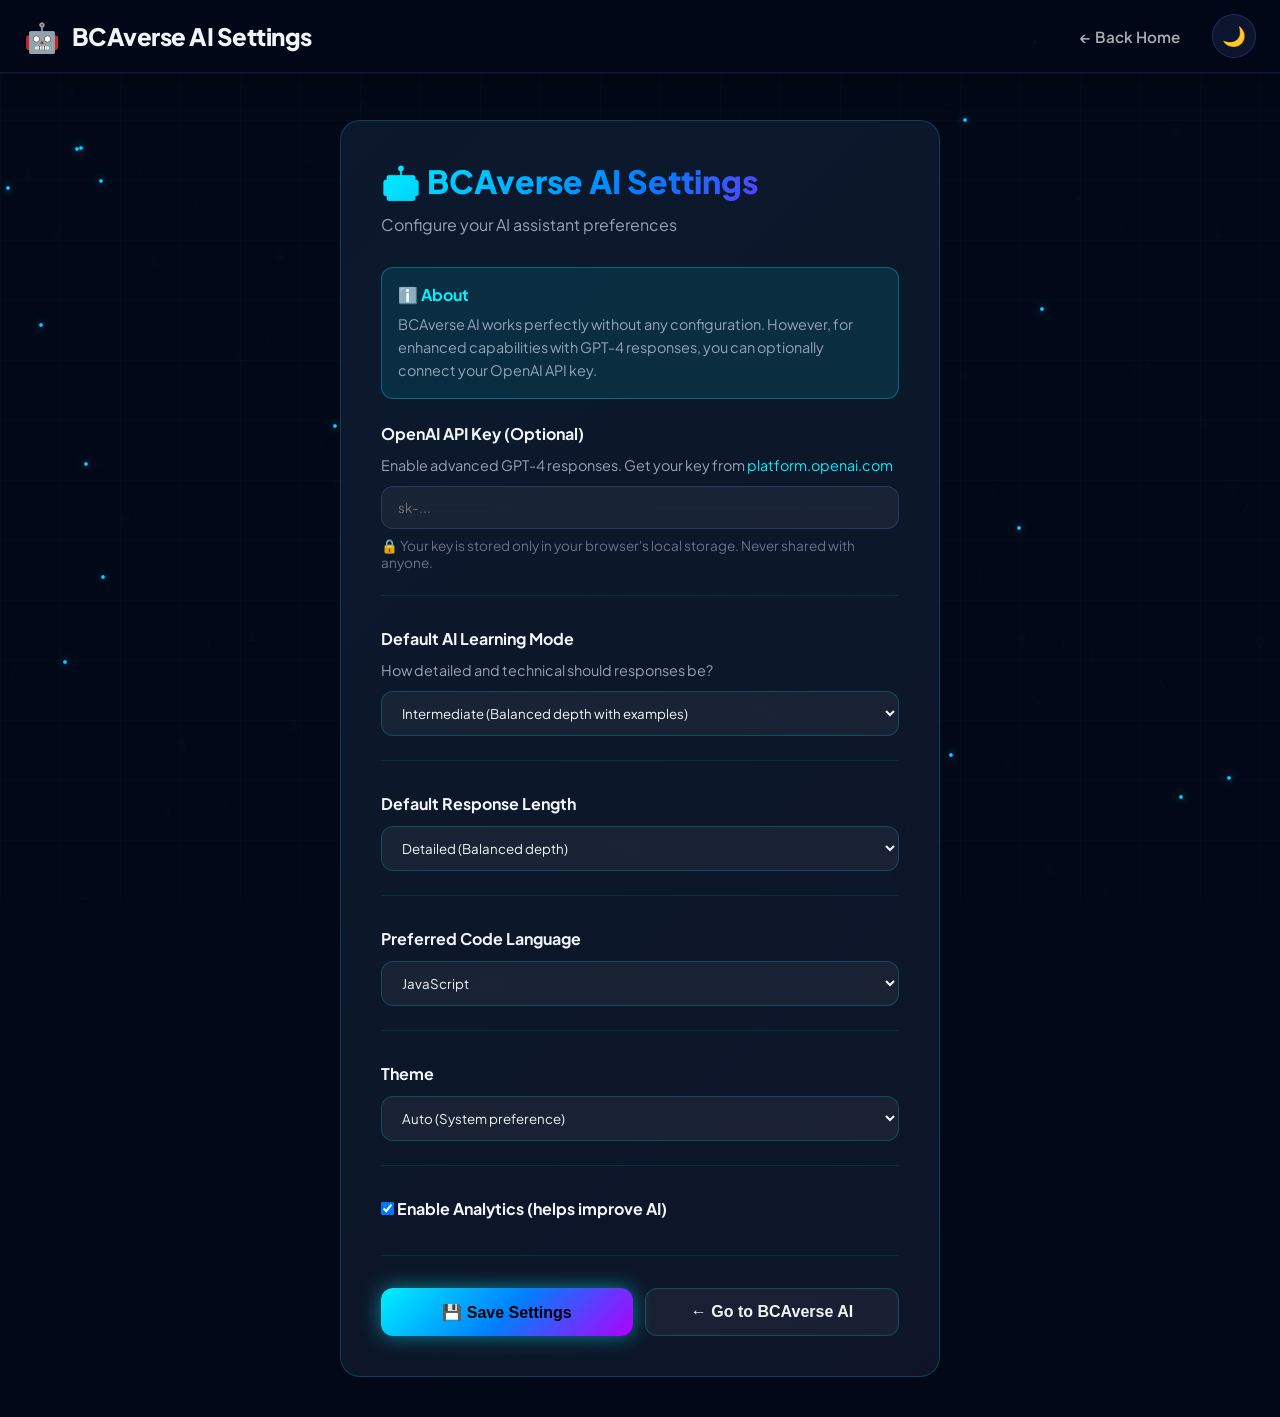
<file: bcaverse-ai-settings.html>
<!-- BCAverse AI API Configuration -->
<!DOCTYPE html>
<html lang="en" data-theme="dark">
<head>
  <meta charset="UTF-8" />
  <meta name="viewport" content="width=device-width, initial-scale=1.0" />
  <title>BCAverse AI Settings | Configuration</title>
  <link rel="preconnect" href="https://fonts.googleapis.com" />
  <link rel="preconnect" href="https://fonts.gstatic.com" crossorigin />
  <link href="https://fonts.googleapis.com/css2?family=Plus+Jakarta+Sans:wght@300;400;500;600;700;800&display=swap" rel="stylesheet" />
  <link rel="stylesheet" href="style.css" />
  <link rel="stylesheet" href="modern-theme.css" />
  <style>
    .settings-container {
      max-width: 600px;
      margin: 120px auto 40px;
      padding: 40px;
      background: linear-gradient(135deg, rgba(12, 26, 46, 0.95) 0%, rgba(15, 23, 42, 0.9) 100%);
      border: 1px solid rgba(0, 240, 255, 0.2);
      border-radius: 20px;
      backdrop-filter: blur(20px);
      animation: fadeInUp 0.6s ease-out;
    }

    .settings-title {
      font-size: 2rem;
      font-weight: 800;
      margin-bottom: 12px;
      background: linear-gradient(135deg, #00f0ff 0%, #0080ff 50%, #b000ff 100%);
      -webkit-background-clip: text;
      -webkit-text-fill-color: transparent;
      background-clip: text;
    }

    .settings-subtitle {
      color: #94a3b8;
      margin-bottom: 32px;
    }

    .setting-group {
      margin-bottom: 32px;
      padding-bottom: 24px;
      border-bottom: 1px solid rgba(0, 240, 255, 0.1);
    }

    .setting-label {
      display: block;
      margin-bottom: 12px;
      font-weight: 700;
      color: #f1f5f9;
    }

    .setting-description {
      font-size: 0.9rem;
      color: #94a3b8;
      margin-bottom: 12px;
    }

    .setting-input,
    .setting-select {
      width: 100%;
      padding: 12px 16px;
      background: rgba(255, 255, 255, 0.05);
      border: 1px solid rgba(0, 240, 255, 0.2);
      border-radius: 12px;
      color: #f1f5f9;
      font-family: inherit;
      transition: all 0.3s ease;
    }

    .setting-input:focus,
    .setting-select:focus {
      outline: none;
      border-color: rgba(0, 240, 255, 0.6);
      background: rgba(255, 255, 255, 0.08);
      box-shadow: 0 0 20px rgba(0, 240, 255, 0.3);
    }

    .setting-hint {
      font-size: 0.85rem;
      color: #64748b;
      margin-top: 8px;
    }

    .button-group {
      display: flex;
      gap: 12px;
      margin-top: 32px;
    }

    .btn-save,
    .btn-back {
      flex: 1;
      padding: 14px 24px;
      border: none;
      border-radius: 12px;
      font-weight: 700;
      font-size: 1rem;
      cursor: pointer;
      transition: all 0.3s ease;
    }

    .btn-save {
      background: linear-gradient(135deg, #00f0ff 0%, #0080ff 50%, #b000ff 100%);
      color: #000;
      box-shadow: 0 0 20px rgba(0, 240, 255, 0.5);
    }

    .btn-save:hover {
      transform: translateY(-3px);
      box-shadow: 0 0 40px rgba(0, 240, 255, 0.8);
    }

    .btn-back {
      background: rgba(255, 255, 255, 0.05);
      color: #f1f5f9;
      border: 1px solid rgba(0, 240, 255, 0.2);
    }

    .btn-back:hover {
      background: rgba(255, 255, 255, 0.1);
      border-color: rgba(0, 240, 255, 0.4);
    }

    .info-box {
      background: rgba(0, 240, 255, 0.1);
      border: 1px solid rgba(0, 240, 255, 0.3);
      border-radius: 12px;
      padding: 16px;
      margin-bottom: 24px;
    }

    .info-title {
      font-weight: 700;
      color: #00f0ff;
      margin-bottom: 8px;
    }

    .info-text {
      color: #94a3b8;
      font-size: 0.9rem;
      line-height: 1.6;
    }
  </style>
</head>
<body>
  <!-- ==================== NAVBAR ==================== -->
  <nav class="navbar" id="navbar">
    <div class="nav-container">
      <a href="index.html" class="nav-brand">
        <span class="brand-icon">🤖</span>
        <span>BCAverse AI Settings</span>
      </a>
      <div class="nav-links">
        <a href="index.html" class="nav-link">← Back Home</a>
        <button class="dark-toggle" id="darkToggle" title="Toggle Dark Mode">🌙</button>
      </div>
    </div>
  </nav>

  <!-- ==================== SETTINGS CONTAINER ==================== -->
  <div class="settings-container">
    <h1 class="settings-title">🤖 BCAverse AI Settings</h1>
    <p class="settings-subtitle">Configure your AI assistant preferences</p>

    <!-- Information Box -->
    <div class="info-box">
      <div class="info-title">ℹ️ About</div>
      <div class="info-text">
        BCAverse AI works perfectly without any configuration. However, for enhanced capabilities with GPT-4 responses, 
        you can optionally connect your OpenAI API key.
      </div>
    </div>

    <form id="settingsForm" onsubmit="saveSettings(event)">
      <!-- OpenAI API Configuration -->
      <div class="setting-group">
        <label class="setting-label">OpenAI API Key (Optional)</label>
        <div class="setting-description">
          Enable advanced GPT-4 responses. Get your key from <a href="https://platform.openai.com/api-keys" target="_blank" style="color: #00f0ff;">platform.openai.com</a>
        </div>
        <input 
          type="password" 
          id="openaiKey" 
          class="setting-input" 
          placeholder="sk-..." 
          autocomplete="off"
        />
        <div class="setting-hint">
          🔒 Your key is stored only in your browser's local storage. Never shared with anyone.
        </div>
      </div>

      <!-- AI Mode -->
      <div class="setting-group">
        <label class="setting-label" for="aiMode">Default AI Learning Mode</label>
        <div class="setting-description">
          How detailed and technical should responses be?
        </div>
        <select id="aiMode" class="setting-select">
          <option value="beginner">Beginner-Friendly (Simple explanations with analogies)</option>
          <option value="intermediate" selected>Intermediate (Balanced depth with examples)</option>
          <option value="advanced">Advanced (Technical with depth)</option>
          <option value="expert">Expert (Very technical, optimizations, edge cases)</option>
        </select>
      </div>

      <!-- Default Response Length -->
      <div class="setting-group">
        <label class="setting-label" for="responseLength">Default Response Length</label>
        <select id="responseLength" class="setting-select">
          <option value="short">Short & Quick (Quick answers)</option>
          <option value="medium" selected>Detailed (Balanced depth)</option>
          <option value="long">Very Detailed (Comprehensive answers)</option>
        </select>
      </div>

      <!-- Default Code Language -->
      <div class="setting-group">
        <label class="setting-label" for="codeLanguage">Preferred Code Language</label>
        <select id="codeLanguage" class="setting-select">
          <option value="auto">Auto Detect</option>
          <option value="javascript" selected>JavaScript</option>
          <option value="python">Python</option>
          <option value="java">Java</option>
          <option value="cpp">C++</option>
          <option value="c">C</option>
          <option value="sql">SQL</option>
          <option value="html">HTML/CSS</option>
        </select>
      </div>

      <!-- Theme Preference -->
      <div class="setting-group">
        <label class="setting-label" for="theme">Theme</label>
        <select id="theme" class="setting-select">
          <option value="auto" selected>Auto (System preference)</option>
          <option value="dark">Dark Mode</option>
          <option value="light">Light Mode</option>
        </select>
      </div>

      <!-- Data & Privacy -->
      <div class="setting-group">
        <label class="setting-label">
          <input type="checkbox" id="analyticsEnabled" checked />
          Enable Analytics (helps improve AI)
        </label>
      </div>

      <!-- Buttons -->
      <div class="button-group">
        <button type="submit" class="btn-save">💾 Save Settings</button>
        <button type="button" class="btn-back" onclick="window.location.href='bcaverse-ai.html'">
          ← Go to BCAverse AI
        </button>
      </div>
    </form>
  </div>

  <!-- Scripts -->
  <script src="modern-effects.js"></script>
  <script>
    // Load settings on page load
    document.addEventListener('DOMContentLoaded', () => {
      const settings = JSON.parse(localStorage.getItem('bcaverseAISettings') || '{}');
      
      document.getElementById('openaiKey').value = settings.openaiKey || '';
      document.getElementById('aiMode').value = settings.aiMode || 'intermediate';
      document.getElementById('responseLength').value = settings.responseLength || 'medium';
      document.getElementById('codeLanguage').value = settings.codeLanguage || 'javascript';
      document.getElementById('theme').value = settings.theme || 'auto';
      document.getElementById('analyticsEnabled').checked = settings.analyticsEnabled !== false;
    });

    // Save settings
    function saveSettings(event) {
      event.preventDefault();

      const settings = {
        openaiKey: document.getElementById('openaiKey').value,
        aiMode: document.getElementById('aiMode').value,
        responseLength: document.getElementById('responseLength').value,
        codeLanguage: document.getElementById('codeLanguage').value,
        theme: document.getElementById('theme').value,
        analyticsEnabled: document.getElementById('analyticsEnabled').checked,
        savedAt: new Date().toISOString(),
      };

      localStorage.setItem('bcaverseAISettings', JSON.stringify(settings));
      localStorage.setItem('OPENAI_API_KEY', settings.openaiKey);

      // Show success message
      const btn = document.querySelector('.btn-save');
      const originalText = btn.textContent;
      btn.textContent = '✅ Settings Saved!';
      setTimeout(() => {
        btn.textContent = originalText;
      }, 2000);
    }

    // Theme toggle
    document.getElementById('darkToggle').addEventListener('click', function() {
      const html = document.documentElement;
      const currentTheme = html.getAttribute('data-theme');
      const newTheme = currentTheme === 'dark' ? 'light' : 'dark';
      html.setAttribute('data-theme', newTheme);
      localStorage.setItem('theme', newTheme);
    });
  </script>
</body>
</html>
</file>
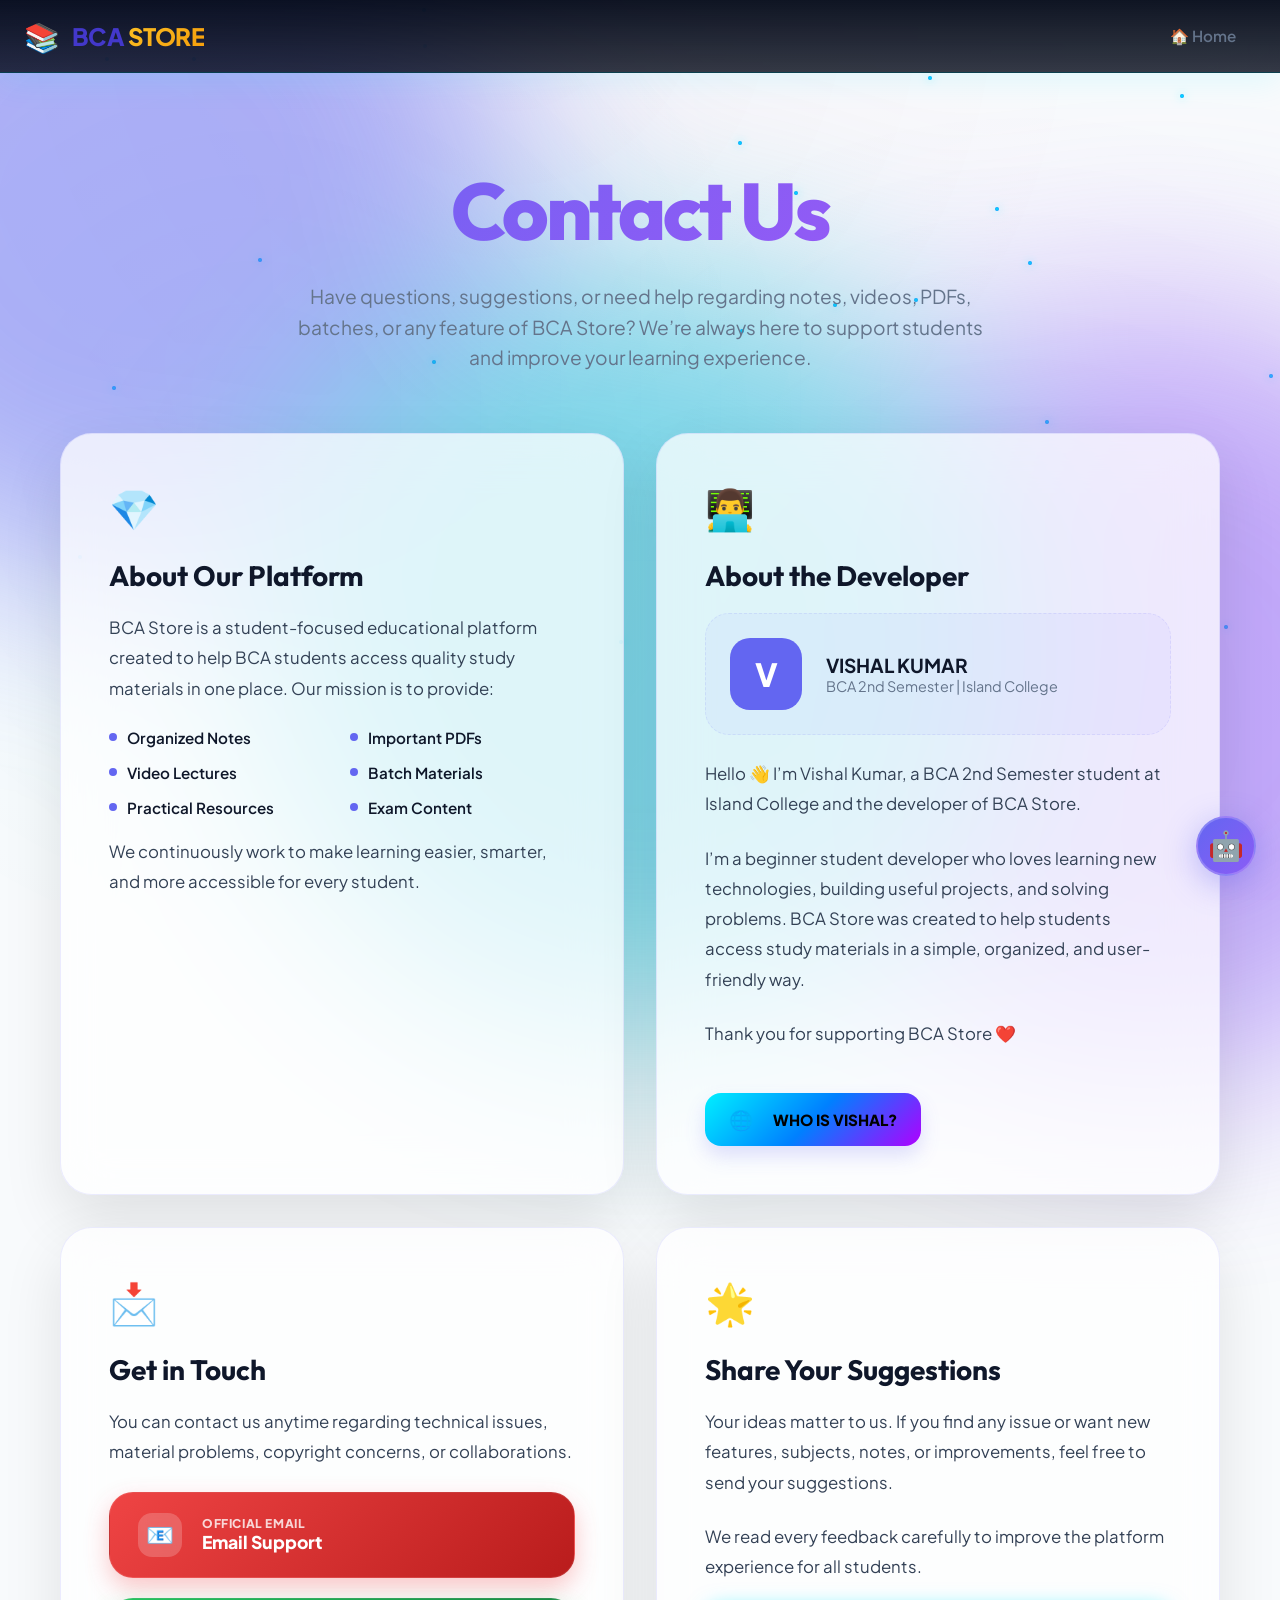
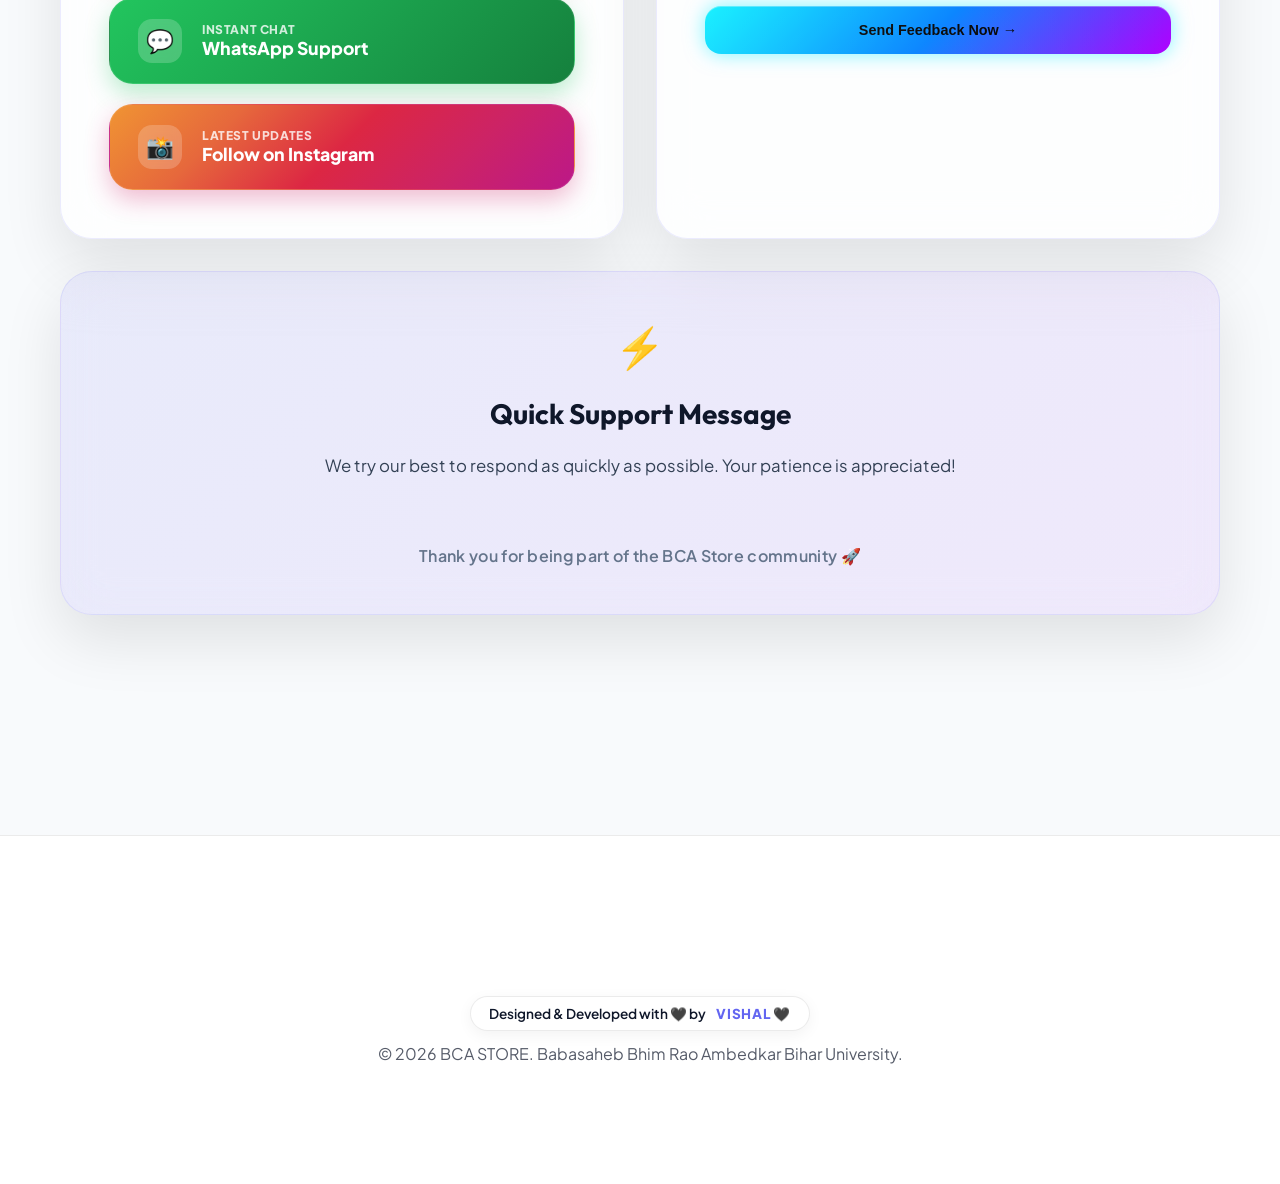
<file: contact.html>
<!DOCTYPE html>
<html lang="en" data-theme="light">
<head>
  <meta charset="UTF-8">
  <meta name="viewport" content="width=device-width, initial-scale=1.0">
  <title>Contact Us | BCA STORE</title>
  <link rel="stylesheet" href="style.css">
  <link rel="stylesheet" href="modern-theme.css" />
  <link href="https://fonts.googleapis.com/css2?family=Plus+Jakarta+Sans:wght@300;400;500;600;700;800&family=Outfit:wght@400;700&display=swap" rel="stylesheet">
  <style>
    :root {
      --contact-primary: #6366f1;
      --contact-glass: rgba(255, 255, 255, 0.75);
      --contact-border: rgba(99, 102, 241, 0.12);
    }
    [data-theme="dark"] {
      --contact-glass: rgba(15, 23, 42, 0.85);
      --contact-border: rgba(99, 102, 241, 0.2);
    }

    body {
      background: var(--bg);
      overflow-x: hidden;
    }

    /* Premium Mesh Background */
    .mesh-bg {
      position: fixed;
      inset: 0;
      z-index: -1;
      filter: blur(100px);
      opacity: 0.5;
      pointer-events: none;
    }
    .orb {
      position: absolute;
      width: 60vw;
      height: 60vw;
      border-radius: 50%;
      animation: float 25s infinite alternate;
    }
    .orb-1 { background: #6366f1; top: -20%; left: -20%; animation-delay: 0s; }
    .orb-2 { background: #8b5cf6; bottom: -20%; right: -20%; animation-delay: -5s; }
    .orb-3 { background: #06b6d4; top: 30%; left: 20%; animation-delay: -10s; }

    @keyframes float {
      from { transform: translate(0, 0) scale(1); }
      to { transform: translate(15%, 15%) scale(1.15); }
    }

    .contact-header {
      padding: 160px 0 60px;
      text-align: center;
      position: relative;
    }
    .contact-title {
      font-family: 'Outfit', sans-serif;
      font-size: clamp(3rem, 10vw, 5rem);
      font-weight: 800;
      letter-spacing: -0.04em;
      background: linear-gradient(135deg, var(--contact-primary), #a855f7);
      -webkit-background-clip: text;
      -webkit-text-fill-color: transparent;
      margin-bottom: 20px;
    }
    .contact-subtitle {
      color: var(--text-muted);
      font-size: 1.2rem;
      max-width: 700px;
      margin: 0 auto;
      line-height: 1.6;
    }

    .contact-grid {
      display: grid;
      grid-template-columns: 1fr 1fr;
      gap: 32px;
      padding-bottom: 100px;
    }

    .contact-card-premium {
      background: var(--contact-glass);
      backdrop-filter: blur(25px);
      -webkit-backdrop-filter: blur(25px);
      border: 1px solid var(--contact-border);
      border-radius: 32px;
      padding: 48px;
      box-shadow: 0 25px 60px rgba(0,0,0,0.1);
      transition: all 0.5s cubic-bezier(0.16, 1, 0.3, 1);
      display: flex;
      flex-direction: column;
      height: 100%;
    }
    .contact-card-premium:hover {
      transform: translateY(-10px);
      border-color: var(--contact-primary);
      box-shadow: 0 35px 80px rgba(99, 102, 241, 0.15);
    }

    .section-icon {
      font-size: 2.5rem;
      margin-bottom: 24px;
      display: block;
    }
    .section-title {
      font-family: 'Outfit', sans-serif;
      font-size: 1.75rem;
      font-weight: 700;
      margin-bottom: 20px;
      color: var(--text);
    }
    .section-text {
      font-size: 1.05rem;
      line-height: 1.8;
      color: var(--text-secondary);
      margin-bottom: 24px;
    }

    .feature-list {
      list-style: none;
      padding: 0;
      display: grid;
      grid-template-columns: 1fr 1fr;
      gap: 16px;
    }
    .feature-item {
      display: flex;
      align-items: center;
      gap: 10px;
      font-weight: 600;
      font-size: 0.95rem;
      color: var(--text);
    }
    .feature-dot {
      width: 8px;
      height: 8px;
      background: var(--contact-primary);
      border-radius: 50%;
    }

    .contact-actions {
      display: flex;
      flex-direction: column;
      gap: 20px;
      margin-top: auto;
    }

    .contact-btn {
      display: flex;
      align-items: center;
      gap: 20px;
      padding: 20px 28px;
      border-radius: 24px;
      font-weight: 800;
      font-size: 1.1rem;
      text-decoration: none;
      transition: all 0.4s cubic-bezier(0.175, 0.885, 0.32, 1.275);
      position: relative;
      overflow: hidden;
      border: 1px solid rgba(255,255,255,0.1);
      box-shadow: 0 10px 20px rgba(0,0,0,0.05);
    }

    .contact-btn::before {
      content: '';
      position: absolute;
      top: 0; left: -100%;
      width: 100%; height: 100%;
      background: linear-gradient(90deg, transparent, rgba(255,255,255,0.2), transparent);
      transition: 0.5s;
    }
    .contact-btn:hover::before {
      left: 100%;
    }

    .btn-email { 
      background: linear-gradient(135deg, #ef4444, #b91c1c); 
      color: #fff;
      box-shadow: 0 10px 25px rgba(239, 68, 68, 0.3);
    }
    .btn-whatsapp { 
      background: linear-gradient(135deg, #22c55e, #15803d); 
      color: #fff;
      box-shadow: 0 10px 25px rgba(34, 197, 94, 0.3);
    }
    .btn-insta { 
      background: linear-gradient(135deg, #f09433 0%, #e6683c 25%, #dc2743 50%, #cc2366 75%, #bc1888 100%); 
      color: #fff;
      box-shadow: 0 10px 25px rgba(204, 35, 102, 0.3);
    }

    .contact-btn:hover {
      transform: translateY(-8px) scale(1.02);
      box-shadow: 0 20px 40px rgba(0,0,0,0.2);
    }

    .btn-icon-wrapper {
      width: 44px;
      height: 44px;
      background: rgba(255,255,255,0.2);
      border-radius: 14px;
      display: flex;
      align-items: center;
      justify-content: center;
      font-size: 1.4rem;
      backdrop-filter: blur(5px);
    }

    .dev-profile {
      display: flex;
      align-items: center;
      gap: 24px;
      background: rgba(99, 102, 241, 0.05);
      padding: 24px;
      border-radius: 24px;
      border: 1px dashed var(--contact-border);
      margin-bottom: 24px;
    }
    .dev-avatar-lg {
      width: 72px;
      height: 72px;
      background: var(--contact-primary);
      border-radius: 20px;
      display: flex;
      align-items: center;
      justify-content: center;
      font-size: 2rem;
      color: #fff;
      font-weight: 800;
    }

    .suggestion-box {
      grid-column: span 2;
      text-align: center;
      background: linear-gradient(135deg, rgba(99, 102, 241, 0.1), rgba(168, 85, 247, 0.1));
    }

    .support-msg {
      margin-top: 40px;
      text-align: center;
      color: var(--text-muted);
      font-weight: 600;
      letter-spacing: 0.02em;
    }

    @media (max-width: 900px) {
      .contact-grid { grid-template-columns: 1fr; }
      .suggestion-box { grid-column: span 1; }
      .contact-card-premium { padding: 32px 24px; }
    }
  </style>
</head>
<body>
  <div class="mesh-bg">
    <div class="orb orb-1"></div>
    <div class="orb orb-2"></div>
    <div class="orb orb-3"></div>
  </div>

  <nav class="navbar">
    <div class="nav-container">
      <a href="index.html" class="nav-brand">
        <span class="brand-icon">📚</span>
        <span class="brand-text"><span class="brand-bca">BCA</span> <span class="brand-accent">STORE</span></span>
      </a>
      <div class="nav-links">
        <a href="index.html" class="nav-link">🏠 Home</a>
      </div>
    </div>
  </nav>

  <header class="contact-header">
    <div class="container">
      <h1 class="contact-title">Contact Us</h1>
      <p class="contact-subtitle">Have questions, suggestions, or need help regarding notes, videos, PDFs, batches, or any feature of BCA Store? We’re always here to support students and improve your learning experience.</p>
    </div>
  </header>

  <div class="container">
    <div class="contact-grid">
      <!-- About Section -->
      <section class="contact-card-premium">
        <span class="section-icon">💎</span>
        <h2 class="section-title">About Our Platform</h2>
        <p class="section-text">BCA Store is a student-focused educational platform created to help BCA students access quality study materials in one place. Our mission is to provide:</p>
        <div class="feature-list">
          <div class="feature-item"><div class="feature-dot"></div> Organized Notes</div>
          <div class="feature-item"><div class="feature-dot"></div> Important PDFs</div>
          <div class="feature-item"><div class="feature-dot"></div> Video Lectures</div>
          <div class="feature-item"><div class="feature-dot"></div> Batch Materials</div>
          <div class="feature-item"><div class="feature-dot"></div> Practical Resources</div>
          <div class="feature-item"><div class="feature-dot"></div> Exam Content</div>
        </div>
        <p class="section-text" style="margin-top: 20px;">We continuously work to make learning easier, smarter, and more accessible for every student.</p>
      </section>

      <!-- Developer Section -->
      <section class="contact-card-premium">
        <span class="section-icon">👨‍💻</span>
        <h2 class="section-title">About the Developer</h2>
        <div class="dev-profile">
          <div class="dev-avatar-lg">V</div>
          <div>
            <h3 style="margin:0; font-size:1.2rem; color:var(--text);">VISHAL KUMAR</h3>
            <p style="margin:0; font-size:0.9rem; color:var(--text-muted);">BCA 2nd Semester | Island College</p>
          </div>
        </div>
        <p class="section-text">Hello 👋 I’m Vishal Kumar, a BCA 2nd Semester student at Island College and the developer of BCA Store.</p>
        <p class="section-text">I’m a beginner student developer who loves learning new technologies, building useful projects, and solving problems. BCA Store was created to help students access study materials in a simple, organized, and user-friendly way.</p>
        <p class="section-text">Thank you for supporting BCA Store ❤️</p>
        <div style="margin-top: 20px;">
          <a href="Https://real-vishal.netlify.app" target="_blank" class="contact-btn btn-primary" style="padding: 14px 24px; border-radius: 16px; font-size: 0.95rem; display: inline-flex; width: auto; background: linear-gradient(135deg, var(--contact-primary), #4f46e5); box-shadow: 0 10px 20px rgba(99, 102, 241, 0.2);">
            <span style="font-size: 1.2rem;">🌐</span> WHO IS VISHAL?
          </a>
        </div>
      </section>

      <!-- Contact Info -->
      <section class="contact-card-premium">
        <span class="section-icon">📩</span>
        <h2 class="section-title">Get in Touch</h2>
        <p class="section-text">You can contact us anytime regarding technical issues, material problems, copyright concerns, or collaborations.</p>
        <div class="contact-actions">
          <a href="mailto:10717vishal@gmail.com" class="contact-btn btn-email">
            <div class="btn-icon-wrapper">📧</div>
            <div class="btn-text-content">
              <span style="display:block; font-size:0.75rem; opacity:0.8; text-transform:uppercase; letter-spacing:0.05em;">Official Email</span>
              Email Support
            </div>
          </a>
          <a href="https://wa.me/917633865663?text=HII%20VISHAL%20!%20I%20HAVE%20QUESTION%20RELATED%20TO%20BCA%20STORE" target="_blank" class="contact-btn btn-whatsapp">
            <div class="btn-icon-wrapper">💬</div>
            <div class="btn-text-content">
              <span style="display:block; font-size:0.75rem; opacity:0.8; text-transform:uppercase; letter-spacing:0.05em;">Instant Chat</span>
              WhatsApp Support
            </div>
          </a>
          <a href="https://www.instagram.com/real.vishal_" target="_blank" class="contact-btn btn-insta">
            <div class="btn-icon-wrapper">📸</div>
            <div class="btn-text-content">
              <span style="display:block; font-size:0.75rem; opacity:0.8; text-transform:uppercase; letter-spacing:0.05em;">Latest Updates</span>
              Follow on Instagram
            </div>
          </a>
        </div>
      </section>

      <!-- Suggestion Intro -->
      <section class="contact-card-premium">
        <span class="section-icon">🌟</span>
        <h2 class="section-title">Share Your Suggestions</h2>
        <p class="section-text">Your ideas matter to us. If you find any issue or want new features, subjects, notes, or improvements, feel free to send your suggestions.</p>
        <p class="section-text">We read every feedback carefully to improve the platform experience for all students.</p>
        <button onclick="openSuggestionModal()" class="btn-primary" style="padding: 16px; border-radius: 16px;">
          Send Feedback Now →
        </button>
      </section>

      <!-- Quick Support Message -->
      <div class="suggestion-box contact-card-premium">
        <span class="section-icon">⚡</span>
        <h2 class="section-title">Quick Support Message</h2>
        <p class="section-text">We try our best to respond as quickly as possible. Your patience is appreciated!</p>
        <p class="support-msg">Thank you for being part of the BCA Store community 🚀</p>
      </div>
    </div>
  </div>

  <footer class="footer">
    <div class="container" style="text-align:center; padding: 60px 0;">
      <div class="dev-credit-box" style="margin-bottom: 12px;">
        Designed & Developed with 🖤 by 
        <a href="Https://real-vishal.netlify.app" target="_blank" class="dev-link">VISHAL 🖤</a>
      </div>
      <p style="opacity:0.7;">&copy; 2026 BCA STORE. Babasaheb Bhim Rao Ambedkar Bihar University.</p>
    </div>
  </footer>

  <!-- Suggestion Modal (Integrated via script.js logic) -->
  <script src="script.js"></script>
  <script>
    const isDark = localStorage.getItem('darkMode') === 'true';
    if (isDark) document.documentElement.setAttribute('data-theme', 'dark');
  </script>
  <script src="modern-effects.js"></script>
  <script src="enhancements.js"></script>
</body>
</html>
</file>
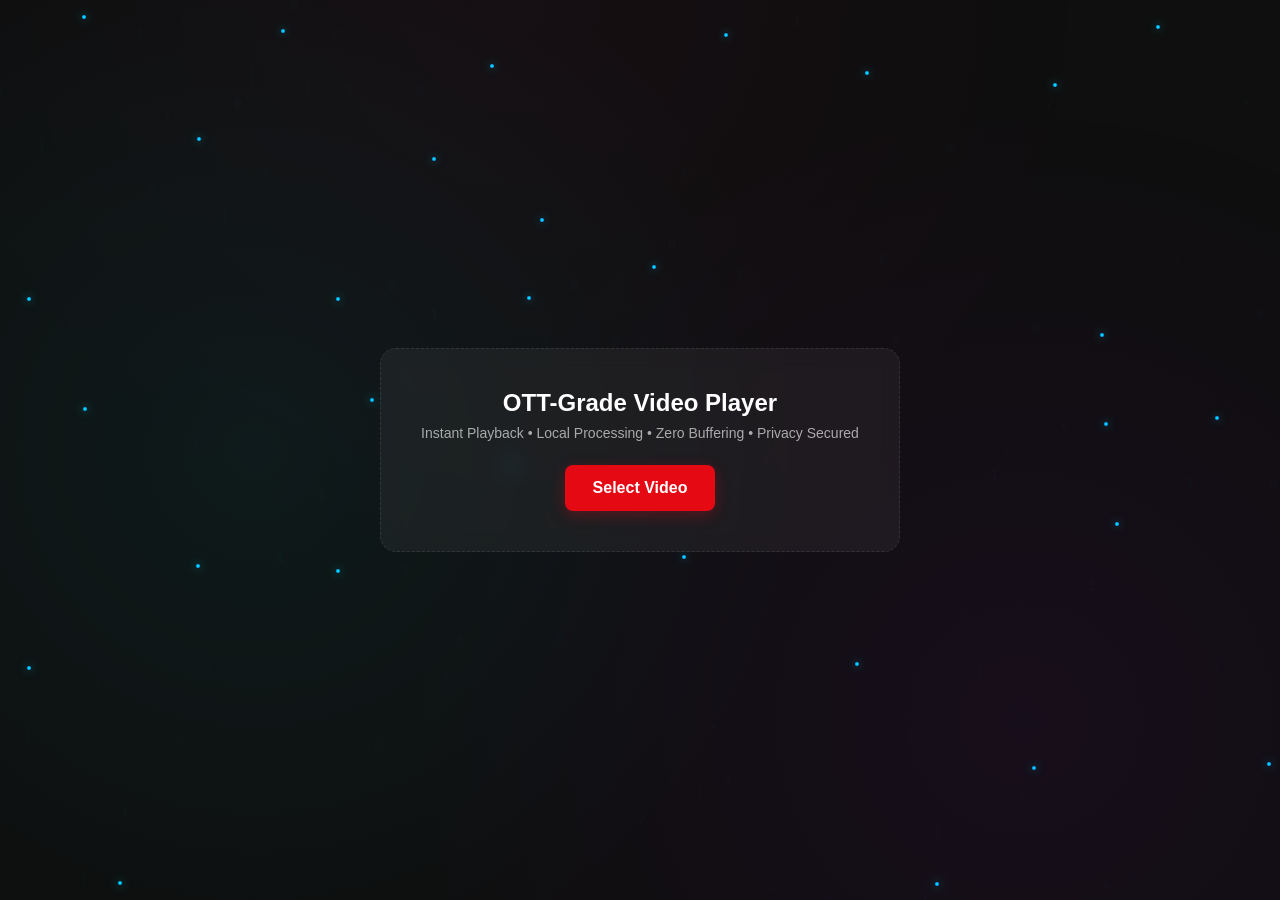
<file: premium_video_player.html>
<!DOCTYPE html>
<html lang="en">

<head>
    <meta charset="UTF-8">
    <meta name="viewport" content="width=device-width, initial-scale=1.0">
    <title>Premium Video Player</title>
    <style>
        :root {
            --primary: #e50914;
            /* Premium OTT Accent (Netflix Red) */
            --bg-color: #000;
            --text-color: #fff;
        }

        * {
            box-sizing: border-box;
            margin: 0;
            padding: 0;
        }

        body {
            font-family: -apple-system, BlinkMacSystemFont, 'Segoe UI', Roboto, Helvetica, Arial, sans-serif;
            background-color: #0f0f0f;
            color: var(--text-color);
            display: flex;
            flex-direction: column;
            align-items: center;
            justify-content: center;
            min-height: 100vh;
            padding: 20px;
        }

        /* Upload Area UI */
        .upload-container {
            text-align: center;
            background: rgba(255, 255, 255, 0.05);
            padding: 40px;
            border-radius: 16px;
            border: 1px dashed rgba(255, 255, 255, 0.1);
            backdrop-filter: blur(10px);
        }

        .upload-container h2 {
            font-size: 24px;
            margin-bottom: 8px;
        }

        .upload-container p {
            color: #aaa;
            font-size: 14px;
            margin-bottom: 24px;
        }

        .upload-btn {
            background-color: var(--primary);
            color: white;
            border: none;
            padding: 14px 28px;
            border-radius: 8px;
            font-size: 16px;
            font-weight: 600;
            cursor: pointer;
            transition: transform 0.2s, background-color 0.2s;
            box-shadow: 0 4px 15px rgba(229, 9, 20, 0.3);
        }

        .upload-btn:hover {
            background-color: #f40612;
            transform: scale(1.05);
        }

        input[type="file"] {
            display: none;
        }

        /* Video Player Container */
        .video-container {
            position: relative;
            width: 100%;
            max-width: 1000px;
            background-color: var(--bg-color);
            border-radius: 12px;
            overflow: hidden;
            box-shadow: 0 20px 50px rgba(0, 0, 0, 0.8);
            aspect-ratio: 16 / 9;
            display: none;
            /* Hidden until loaded */
        }

        .video-container.fullscreen {
            max-width: 100%;
            width: 100vw;
            height: 100vh;
            border-radius: 0;
        }

        video {
            width: 100%;
            height: 100%;
            object-fit: contain;
            cursor: pointer;
        }

        /* Custom Controls Overlay */
        .controls {
            position: absolute;
            bottom: 0;
            left: 0;
            right: 0;
            background: linear-gradient(to top, rgba(0, 0, 0, 0.9) 0%, rgba(0, 0, 0, 0) 100%);
            display: flex;
            flex-direction: column;
            padding: 20px 20px 15px;
            opacity: 0;
            transition: opacity 0.3s ease;
            pointer-events: none;
        }

        .video-container.show-controls .controls {
            opacity: 1;
            pointer-events: auto;
        }

        /* Progress Bar */
        .progress-container {
            width: 100%;
            height: 4px;
            background: rgba(255, 255, 255, 0.2);
            border-radius: 2px;
            cursor: pointer;
            margin-bottom: 15px;
            position: relative;
            transition: height 0.2s ease;
        }

        .progress-container:hover {
            height: 6px;
        }

        .progress-filled {
            height: 100%;
            background: var(--primary);
            border-radius: 2px;
            width: 0%;
            position: relative;
            pointer-events: none;
        }

        .progress-filled::after {
            content: '';
            position: absolute;
            right: -6px;
            top: 50%;
            transform: translateY(-50%) scale(0);
            width: 14px;
            height: 14px;
            background: var(--primary);
            border-radius: 50%;
            transition: transform 0.2s ease;
        }

        .progress-container:hover .progress-filled::after {
            transform: translateY(-50%) scale(1);
        }

        /* Bottom Controls Row */
        .controls-main {
            display: flex;
            justify-content: space-between;
            align-items: center;
        }

        .controls-left,
        .controls-right {
            display: flex;
            align-items: center;
            gap: 20px;
        }

        button.control-btn {
            background: none;
            border: none;
            color: white;
            cursor: pointer;
            display: flex;
            align-items: center;
            justify-content: center;
            padding: 4px;
            transition: transform 0.2s ease, opacity 0.2s;
            opacity: 0.85;
        }

        button.control-btn:hover {
            transform: scale(1.15);
            opacity: 1;
        }

        button.control-btn svg {
            width: 28px;
            height: 28px;
            fill: currentColor;
        }

        .time-display {
            font-size: 14px;
            font-variant-numeric: tabular-nums;
            user-select: none;
            opacity: 0.9;
        }

        /* Volume Slider */
        .volume-container {
            display: flex;
            align-items: center;
            gap: 10px;
        }

        .volume-slider {
            width: 0;
            opacity: 0;
            transition: width 0.3s cubic-bezier(0.4, 0, 0.2, 1), opacity 0.3s;
            cursor: pointer;
            -webkit-appearance: none;
            background: transparent;
        }

        .volume-container:hover .volume-slider {
            width: 80px;
            opacity: 1;
        }

        .volume-slider::-webkit-slider-runnable-track {
            width: 100%;
            height: 4px;
            background: rgba(255, 255, 255, 0.3);
            border-radius: 2px;
        }

        .volume-slider::-webkit-slider-thumb {
            -webkit-appearance: none;
            height: 12px;
            width: 12px;
            border-radius: 50%;
            background: #fff;
            margin-top: -4px;
        }

        /* Status Overlays */
        .overlay {
            position: absolute;
            inset: 0;
            display: flex;
            flex-direction: column;
            align-items: center;
            justify-content: center;
            background: rgba(0, 0, 0, 0.6);
            pointer-events: none;
            opacity: 0;
            transition: opacity 0.3s ease;
        }

        .overlay.active {
            opacity: 1;
            pointer-events: auto;
        }

        .spinner {
            width: 48px;
            height: 48px;
            border: 4px solid rgba(255, 255, 255, 0.2);
            border-top-color: var(--primary);
            border-radius: 50%;
            animation: spin 1s linear infinite;
        }

        @keyframes spin {
            to {
                transform: rotate(360deg);
            }
        }

        .error-msg {
            font-size: 16px;
            margin-bottom: 16px;
            text-align: center;
            color: #ff4d4d;
        }

        .retry-btn {
            background-color: white;
            color: black;
            border: none;
            padding: 10px 24px;
            border-radius: 6px;
            font-size: 14px;
            font-weight: 600;
            cursor: pointer;
        }

        /* Action Pop Animation (Play/Pause/Seek) */
        .center-action-icon {
            position: absolute;
            top: 50%;
            left: 50%;
            transform: translate(-50%, -50%) scale(1.5);
            width: 70px;
            height: 70px;
            background: rgba(0, 0, 0, 0.5);
            border-radius: 50%;
            display: flex;
            align-items: center;
            justify-content: center;
            opacity: 0;
            pointer-events: none;
        }

        .center-action-icon svg {
            width: 36px;
            height: 36px;
            fill: white;
        }

        .center-action-icon.animate {
            animation: actionPop 0.5s ease forwards;
        }

        @keyframes actionPop {
            0% {
                opacity: 1;
                transform: translate(-50%, -50%) scale(1);
            }

            100% {
                opacity: 0;
                transform: translate(-50%, -50%) scale(1.5);
            }
        }

        /* Responsive */
        @media (max-width: 768px) {
            .volume-container {
                display: none;
            }

            /* Hide volume on mobile */
            .controls {
                padding: 10px 15px;
            }

            .controls-left,
            .controls-right {
                gap: 12px;
            }

            button.control-btn svg {
                width: 24px;
                height: 24px;
            }
        }
    </style>
    <link rel="stylesheet" href="modern-theme.css" />
</head>

<body>

    <div class="upload-container" id="uploadContainer">
        <h2>OTT-Grade Video Player</h2>
        <p>Instant Playback • Local Processing • Zero Buffering • Privacy Secured</p>
        <button class="upload-btn" onclick="document.getElementById('videoUpload').click()">Select Video</button>
        <input type="file" id="videoUpload" accept="video/mp4,video/x-m4v,video/*" />
    </div>

    <div class="video-container" id="videoContainer">
        <video id="videoPlayer" preload="auto" playsinline></video>

        <div class="overlay" id="loadingOverlay">
            <div class="spinner"></div>
        </div>

        <div class="overlay" id="errorOverlay">
            <div class="error-msg">Playback interrupted. This format might not be supported.</div>
            <button class="retry-btn" id="retryBtn">Retry</button>
        </div>

        <div class="center-action-icon" id="centerActionIcon"></div>

        <div class="controls" id="controls">
            <div class="progress-container" id="progressContainer">
                <div class="progress-filled" id="progressFilled"></div>
            </div>

            <div class="controls-main">
                <div class="controls-left">
                    <button class="control-btn" id="playPauseBtn">
                        <svg viewBox="0 0 24 24">
                            <path id="playPauseIcon" d="M8 5v14l11-7z" />
                        </svg>
                    </button>

                    <div class="volume-container">
                        <button class="control-btn" id="muteBtn">
                            <svg viewBox="0 0 24 24">
                                <path id="muteIcon"
                                    d="M3 9v6h4l5 5V4L7 9H3zm13.5 3c0-1.77-1.02-3.29-2.5-4.03v8.05c1.48-.73 2.5-2.25 2.5-4.02zM14 3.23v2.06c2.89.86 5 3.54 5 6.71s-2.11 5.85-5 6.71v2.06c4.01-.91 7-4.49 7-8.77s-2.99-7.86-7-8.77z" />
                            </svg>
                        </button>
                        <input type="range" class="volume-slider" id="volumeSlider" min="0" max="1" step="0.05"
                            value="1">
                    </div>

                    <div class="time-display">
                        <span id="currentTime">00:00</span> / <span id="durationTime">00:00</span>
                    </div>
                </div>

                <div class="controls-right">
                    <button class="control-btn" id="fullscreenBtn">
                        <svg viewBox="0 0 24 24">
                            <path id="fullscreenIcon"
                                d="M7 14H5v5h5v-2H7v-3zm-2-4h2V7h3V5H5v5zm12 7h-3v2h5v-5h-2v3zM14 5v2h3v3h2V5h-5z" />
                        </svg>
                    </button>
                </div>
            </div>
        </div>
    </div>

    <script>
        const videoUpload = document.getElementById('videoUpload');
        const uploadContainer = document.getElementById('uploadContainer');
        const videoContainer = document.getElementById('videoContainer');
        const video = document.getElementById('videoPlayer');

        const playPauseBtn = document.getElementById('playPauseBtn');
        const playPauseIcon = document.getElementById('playPauseIcon');
        const progressContainer = document.getElementById('progressContainer');
        const progressFilled = document.getElementById('progressFilled');
        const currentTimeEl = document.getElementById('currentTime');
        const durationTimeEl = document.getElementById('durationTime');
        const muteBtn = document.getElementById('muteBtn');
        const muteIcon = document.getElementById('muteIcon');
        const volumeSlider = document.getElementById('volumeSlider');
        const fullscreenBtn = document.getElementById('fullscreenBtn');
        const fullscreenIcon = document.getElementById('fullscreenIcon');

        const loadingOverlay = document.getElementById('loadingOverlay');
        const errorOverlay = document.getElementById('errorOverlay');
        const centerActionIcon = document.getElementById('centerActionIcon');

        const icons = {
            play: 'M8 5v14l11-7z',
            pause: 'M6 19h4V5H6v14zm8-14v14h4V5h-4z',
            volumeHigh: 'M3 9v6h4l5 5V4L7 9H3zm13.5 3c0-1.77-1.02-3.29-2.5-4.03v8.05c1.48-.73 2.5-2.25 2.5-4.02zM14 3.23v2.06c2.89.86 5 3.54 5 6.71s-2.11 5.85-5 6.71v2.06c4.01-.91 7-4.49 7-8.77s-2.99-7.86-7-8.77z',
            volumeMuted: 'M16.5 12c0-1.77-1.02-3.29-2.5-4.03v2.21l2.45 2.45c.03-.2.05-.41.05-.63zm2.5 0c0 .94-.2 1.82-.54 2.64l1.51 1.51C20.63 14.91 21 13.5 21 12c0-4.28-2.99-7.86-7-8.77v2.06c2.89.86 5 3.54 5 6.71zM4.27 3L3 4.27 7.73 9H3v6h4l5 5v-6.73l4.25 4.25c-.67.52-1.42.93-2.25 1.18v2.06c1.38-.31 2.63-.95 3.69-1.81L19.73 21 21 19.73l-9-9L4.27 3zM12 4L9.91 6.09 12 8.18V4z',
            fullscreen: 'M7 14H5v5h5v-2H7v-3zm-2-4h2V7h3V5H5v5zm12 7h-3v2h5v-5h-2v3zM14 5v2h3v3h2V5h-5z',
            fullscreenExit: 'M5 16h3v3h2v-5H5v2zm3-8H5v2h5V5H8v3zm6 11h2v-3h3v-2h-5v5zm2-11V5h-2v5h5V8h-3z',
            forward: 'M4 18l8.5-6L4 6v12zm9-12v12l8.5-6L13 6z',
            rewind: 'M11 18V6l-8.5 6 8.5 6zm.5-6l8.5 6V6l-8.5 6z'
        };

        let controlsTimeout;
        let lastTap = 0;

        // Local Blob URL generator ensuring zero buffering for uploaded files
        videoUpload.addEventListener('change', (e) => {
            const file = e.target.files[0];
            if (!file) return;
            video.src = URL.createObjectURL(file);
            uploadContainer.style.display = 'none';
            videoContainer.style.display = 'block';
            showControls();
            video.play().catch(() => togglePlay());
        });

        // Core Playback Logic
        function togglePlay() {
            if (video.paused) { video.play(); showCenterIcon(icons.play); }
            else { video.pause(); showCenterIcon(icons.pause); }
        }
        video.addEventListener('click', togglePlay);
        playPauseBtn.addEventListener('click', togglePlay);
        video.addEventListener('play', () => { playPauseIcon.setAttribute('d', icons.pause); hideControlsDelay(); });
        video.addEventListener('pause', () => { playPauseIcon.setAttribute('d', icons.play); showControls(); });

        // Timeline & Seeking
        video.addEventListener('timeupdate', () => {
            if (!video.duration) return;
            progressFilled.style.width = `${(video.currentTime / video.duration) * 100}%`;
            currentTimeEl.textContent = formatTime(video.currentTime);
        });
        video.addEventListener('loadedmetadata', () => { durationTimeEl.textContent = formatTime(video.duration); });

        let isDragging = false;
        const scrub = (e) => {
            const pos = (e.offsetX / progressContainer.offsetWidth) * video.duration;
            video.currentTime = pos;
        };
        progressContainer.addEventListener('mousedown', (e) => { isDragging = true; scrub(e); });
        window.addEventListener('mouseup', () => isDragging = false);
        progressContainer.addEventListener('mousemove', (e) => { if (isDragging) scrub(e); });

        // Volume Management
        const updateVolumeUI = () => muteIcon.setAttribute('d', video.volume === 0 || video.muted ? icons.volumeMuted : icons.volumeHigh);
        muteBtn.addEventListener('click', () => {
            video.muted = !video.muted;
            volumeSlider.value = video.muted ? 0 : (video.volume || 1);
            updateVolumeUI();
        });
        volumeSlider.addEventListener('input', (e) => {
            video.volume = e.target.value;
            video.muted = e.target.value == 0;
            updateVolumeUI();
        });

        // Fullscreen Engine
        function toggleFullscreen() {
            if (!document.fullscreenElement) {
                (videoContainer.requestFullscreen || videoContainer.webkitRequestFullscreen || videoContainer.msRequestFullscreen).call(videoContainer);
            } else {
                (document.exitFullscreen || document.webkitExitFullscreen || document.msExitFullscreen).call(document);
            }
        }
        fullscreenBtn.addEventListener('click', toggleFullscreen);
        const handleFsChange = () => {
            const isFs = !!document.fullscreenElement;
            fullscreenIcon.setAttribute('d', isFs ? icons.fullscreenExit : icons.fullscreen);
            videoContainer.classList.toggle('fullscreen', isFs);
        };
        ['fullscreenchange', 'webkitfullscreenchange', 'msfullscreenchange'].forEach(ev => document.addEventListener(ev, handleFsChange));

        // Smart UI Hiding
        function showControls() {
            videoContainer.classList.add('show-controls');
            clearTimeout(controlsTimeout);
            if (!video.paused) hideControlsDelay();
        }
        function hideControlsDelay() {
            clearTimeout(controlsTimeout);
            controlsTimeout = setTimeout(() => { if (!video.paused) videoContainer.classList.remove('show-controls'); }, 3000);
        }
        videoContainer.addEventListener('mousemove', showControls);
        videoContainer.addEventListener('mouseleave', () => { if (!video.paused) videoContainer.classList.remove('show-controls'); });

        // Resilience & Auto-Recovery
        video.addEventListener('waiting', () => loadingOverlay.classList.add('active'));
        video.addEventListener('playing', () => { loadingOverlay.classList.remove('active'); errorOverlay.classList.remove('active'); });
        video.addEventListener('canplay', () => loadingOverlay.classList.remove('active'));
        video.addEventListener('error', () => {
            loadingOverlay.classList.remove('active');
            errorOverlay.classList.add('active');
            showControls();
        });
        document.getElementById('retryBtn').addEventListener('click', () => {
            errorOverlay.classList.remove('active');
            loadingOverlay.classList.add('active');
            video.load();
            video.play().catch(() => { });
        });

        // Utilities
        function formatTime(s) {
            if (isNaN(s)) return "00:00";
            const min = Math.floor(s / 60), sec = Math.floor(s % 60);
            return `${min.toString().padStart(2, '0')}:${sec.toString().padStart(2, '0')}`;
        }
        function showCenterIcon(path) {
            centerActionIcon.innerHTML = `<svg viewBox="0 0 24 24"><path d="${path}"/></svg>`;
            centerActionIcon.classList.remove('animate');
            void centerActionIcon.offsetWidth;
            centerActionIcon.classList.add('animate');
        }

        // Mobile Gesture System (Double Tap to Seek)
        video.addEventListener('touchstart', (e) => {
            const now = new Date().getTime();
            if (now - lastTap < 300 && now - lastTap > 0) {
                const touchX = e.changedTouches[0].clientX;
                if (touchX < videoContainer.offsetWidth / 2) {
                    video.currentTime = Math.max(0, video.currentTime - 10);
                    showCenterIcon(icons.rewind);
                } else {
                    video.currentTime = Math.min(video.duration, video.currentTime + 10);
                    showCenterIcon(icons.forward);
                }
                e.preventDefault();
            }
            lastTap = now;
        });

        // Keyboard Access
        window.addEventListener('keydown', (e) => {
            if (videoContainer.style.display === 'none') return;
            switch (e.key.toLowerCase()) {
                case ' ': case 'k': e.preventDefault(); togglePlay(); showControls(); break;
                case 'f': e.preventDefault(); toggleFullscreen(); break;
                case 'arrowright': case 'l': e.preventDefault(); video.currentTime += 10; showControls(); showCenterIcon(icons.forward); break;
                case 'arrowleft': case 'j': e.preventDefault(); video.currentTime -= 10; showControls(); showCenterIcon(icons.rewind); break;
                case 'm': e.preventDefault(); muteBtn.click(); showControls(); break;
            }
        });
    </script>
  <script src="modern-effects.js"></script>
  <script src="enhancements.js"></script>
</body>

</html>
</file>
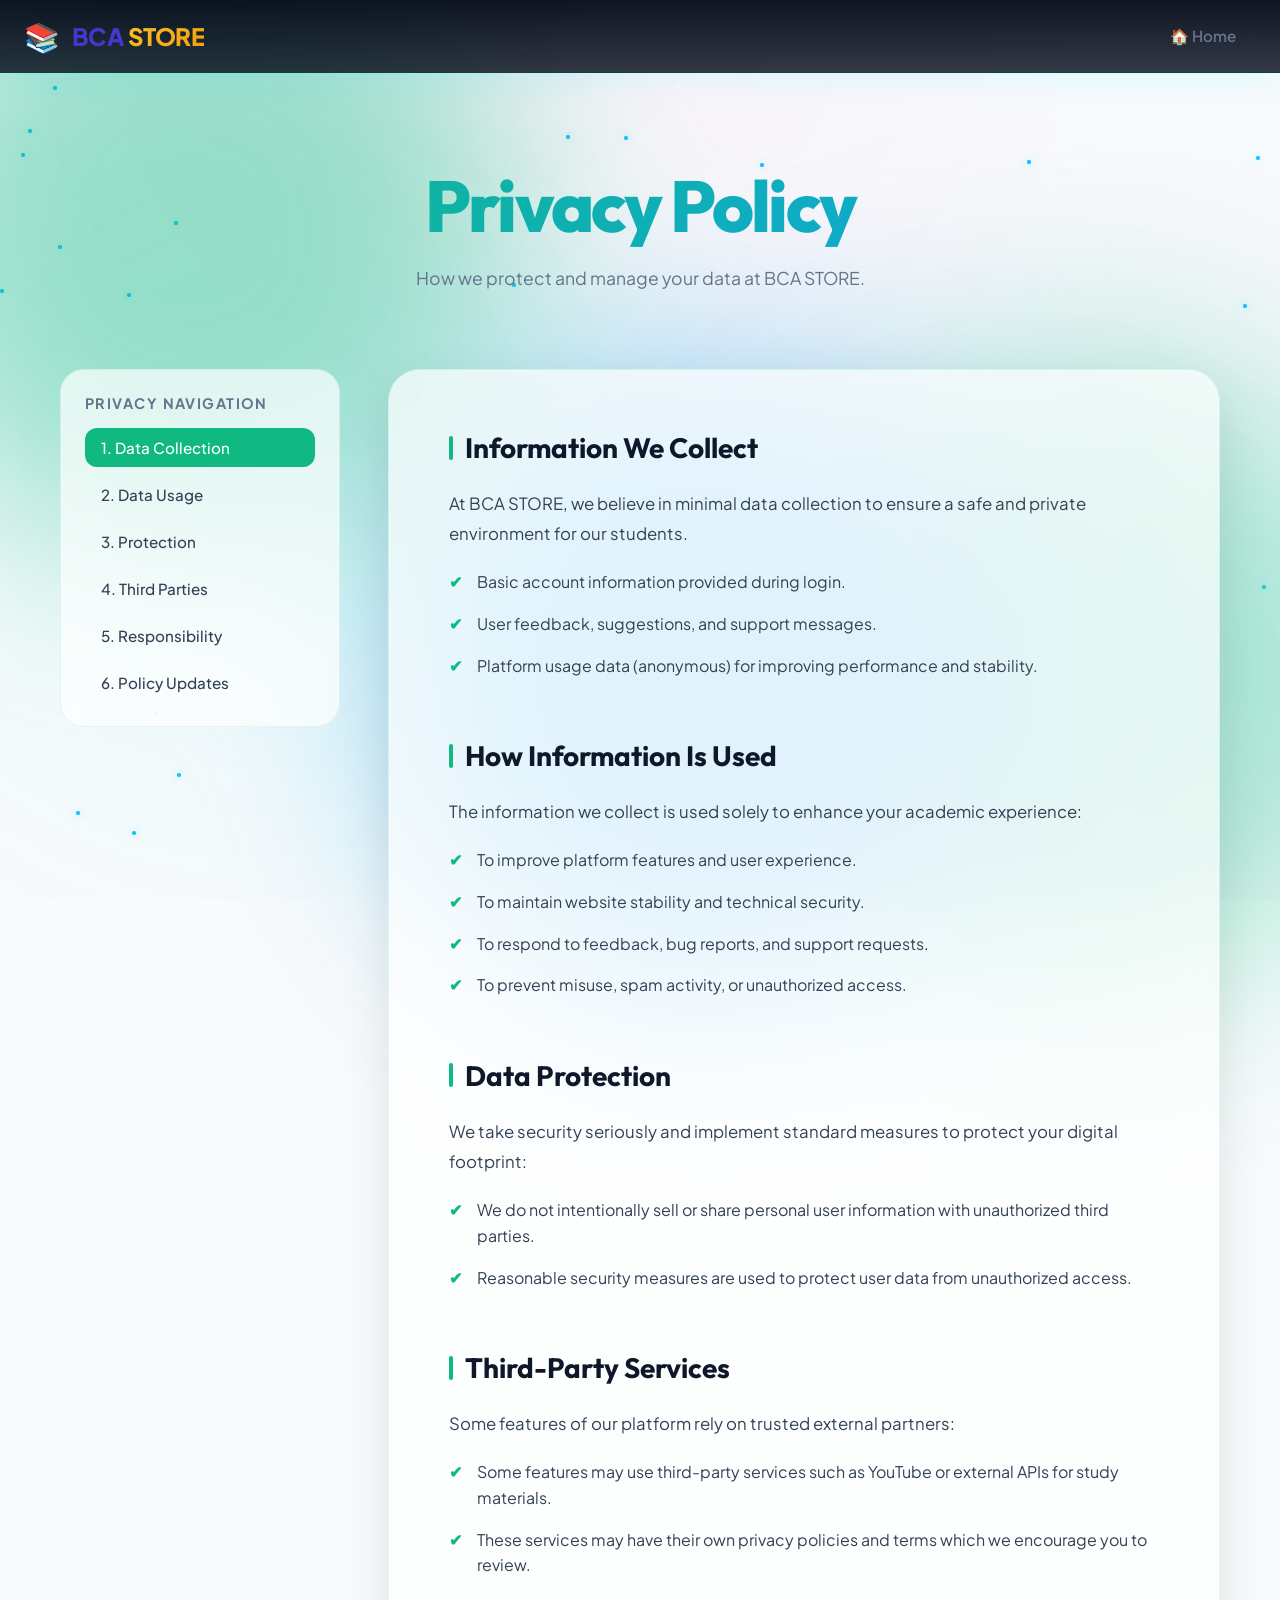
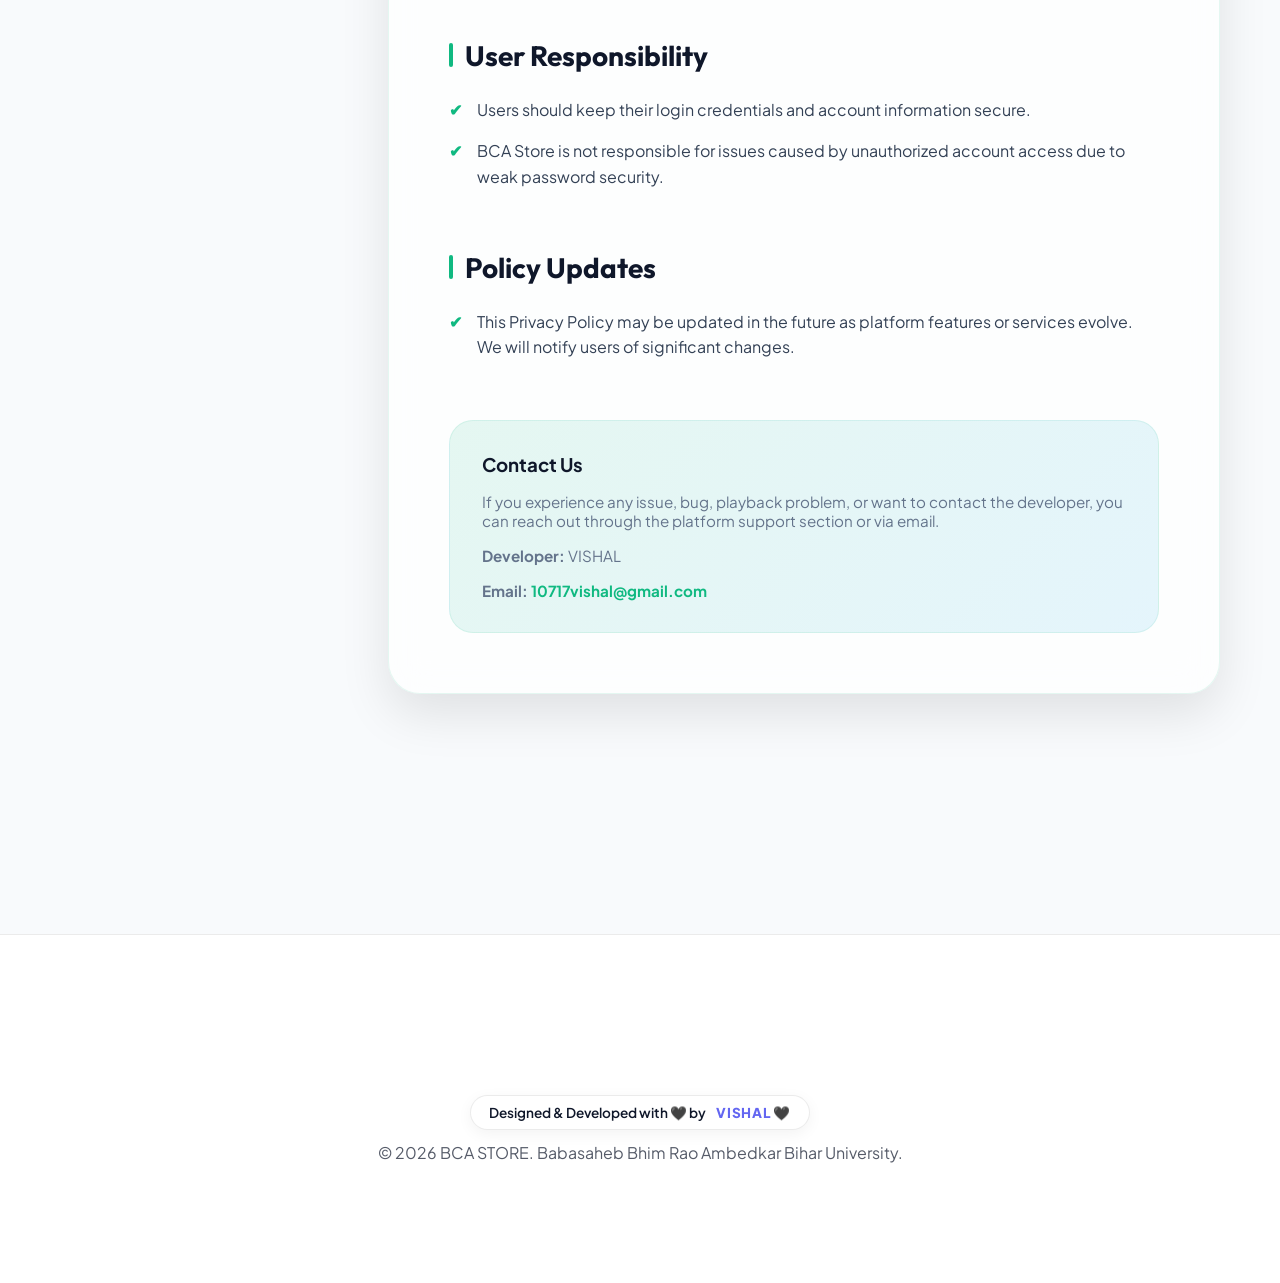
<file: privacy.html>
<!DOCTYPE html>
<html lang="en" data-theme="light">
<head>
  <meta charset="UTF-8">
  <meta name="viewport" content="width=device-width, initial-scale=1.0">
  <title>Privacy Policy | BCA STORE</title>
  <link rel="stylesheet" href="style.css">
  <link rel="stylesheet" href="modern-theme.css" />
  <link href="https://fonts.googleapis.com/css2?family=Plus+Jakarta+Sans:wght@300;400;500;600;700;800&family=Outfit:wght@400;700&display=swap" rel="stylesheet">
  <style>
    :root {
      --legal-primary: #10b981;
      --legal-glass: rgba(255, 255, 255, 0.7);
      --legal-border: rgba(16, 185, 129, 0.1);
    }
    [data-theme="dark"] {
      --legal-glass: rgba(15, 23, 42, 0.8);
      --legal-border: rgba(16, 185, 129, 0.2);
    }

    body {
      background: var(--bg);
      overflow-x: hidden;
    }

    /* Premium Mesh Background */
    .mesh-bg {
      position: fixed;
      inset: 0;
      z-index: -1;
      filter: blur(100px);
      opacity: 0.4;
      pointer-events: none;
    }
    .orb {
      position: absolute;
      width: 50vw;
      height: 50vw;
      border-radius: 50%;
      animation: float 20s infinite alternate;
    }
    .orb-1 { background: #10b981; top: -10%; left: -10%; animation-delay: 0s; }
    .orb-2 { background: #34d399; bottom: -10%; right: -10%; animation-delay: -5s; }
    .orb-3 { background: #0ea5e9; top: 40%; left: 30%; animation-delay: -10s; }

    @keyframes float {
      from { transform: translate(0, 0) scale(1); }
      to { transform: translate(10%, 10%) scale(1.1); }
    }

    .legal-header {
      padding: 160px 0 80px;
      text-align: center;
      position: relative;
    }
    .legal-title {
      font-family: 'Outfit', sans-serif;
      font-size: clamp(2.5rem, 8vw, 4.5rem);
      font-weight: 800;
      letter-spacing: -0.04em;
      background: linear-gradient(135deg, var(--legal-primary), #0ea5e9);
      -webkit-background-clip: text;
      -webkit-text-fill-color: transparent;
      margin-bottom: 16px;
    }
    .legal-subtitle {
      color: var(--text-muted);
      font-size: 1.1rem;
      max-width: 600px;
      margin: 0 auto;
    }

    .legal-container {
      display: grid;
      grid-template-columns: 280px 1fr;
      gap: 48px;
      padding-bottom: 120px;
    }

    .legal-sidebar {
      position: sticky;
      top: 100px;
      height: fit-content;
    }
    .nav-card {
      background: var(--legal-glass);
      backdrop-filter: blur(20px);
      -webkit-backdrop-filter: blur(20px);
      border: 1px solid var(--legal-border);
      border-radius: 24px;
      padding: 24px;
    }
    .nav-card h4 { margin-bottom: 16px; font-size: 0.9rem; text-transform: uppercase; letter-spacing: 0.1em; color: var(--text-muted); }
    .nav-list { list-style: none; display: flex; flex-direction: column; gap: 8px; }
    .nav-item a {
      display: block;
      padding: 10px 16px;
      border-radius: 12px;
      color: var(--text-secondary);
      text-decoration: none;
      font-weight: 500;
      transition: all 0.3s ease;
      font-size: 0.95rem;
    }
    .nav-item a:hover { background: rgba(16, 185, 129, 0.1); color: var(--legal-primary); }
    .nav-item.active a { background: var(--legal-primary); color: #fff; }

    .legal-main {
      background: var(--legal-glass);
      backdrop-filter: blur(20px);
      -webkit-backdrop-filter: blur(20px);
      border: 1px solid var(--legal-border);
      border-radius: 32px;
      padding: 60px;
      box-shadow: 0 20px 50px rgba(0,0,0,0.1);
    }

    .legal-section { margin-bottom: 60px; scroll-margin-top: 120px; }
    .legal-section h2 {
      font-family: 'Outfit', sans-serif;
      font-size: 1.75rem;
      font-weight: 700;
      margin-bottom: 24px;
      color: var(--text);
      display: flex;
      align-items: center;
      gap: 12px;
    }
    .legal-section h2::before {
      content: '';
      width: 4px;
      height: 24px;
      background: var(--legal-primary);
      border-radius: 4px;
    }
    .legal-section p { font-size: 1.05rem; line-height: 1.8; color: var(--text-secondary); margin-bottom: 20px; }
    .legal-section ul { list-style: none; padding: 0; }
    .legal-section li {
      position: relative;
      padding-left: 28px;
      margin-bottom: 16px;
      line-height: 1.6;
      color: var(--text-secondary);
    }
    .legal-section li::before {
      content: '✔';
      position: absolute;
      left: 0;
      color: var(--legal-primary);
      font-weight: 700;
    }

    .contact-card {
      background: linear-gradient(135deg, rgba(16, 185, 129, 0.1), rgba(14, 165, 233, 0.1));
      border: 1px solid var(--legal-border);
      border-radius: 24px;
      padding: 32px;
      margin-top: 40px;
      display: flex;
      flex-direction: column;
      gap: 16px;
    }
    .contact-card h3 { margin: 0; color: var(--text); }
    .contact-card p { margin: 0; font-size: 0.95rem; color: var(--text-muted); }

    @media (max-width: 1024px) {
      .legal-container { grid-template-columns: 1fr; }
      .legal-sidebar { display: none; }
      .legal-main { padding: 40px 24px; }
    }
  </style>
</head>
<body>
  <div class="mesh-bg">
    <div class="orb orb-1"></div>
    <div class="orb orb-2"></div>
    <div class="orb orb-3"></div>
  </div>

  <nav class="navbar">
    <div class="nav-container">
      <a href="index.html" class="nav-brand">
        <span class="brand-icon">📚</span>
        <span class="brand-text"><span class="brand-bca">BCA</span> <span class="brand-accent">STORE</span></span>
      </a>
      <div class="nav-links">
        <a href="index.html" class="nav-link">🏠 Home</a>
      </div>
    </div>
  </nav>

  <header class="legal-header">
    <div class="container">
      <h1 class="legal-title">Privacy Policy</h1>
      <p class="legal-subtitle">How we protect and manage your data at BCA STORE.</p>
    </div>
  </header>

  <div class="container">
    <div class="legal-container">
      <aside class="legal-sidebar">
        <div class="nav-card">
          <h4>Privacy Navigation</h4>
          <ul class="nav-list">
            <li class="nav-item"><a href="#collect">1. Data Collection</a></li>
            <li class="nav-item"><a href="#usage">2. Data Usage</a></li>
            <li class="nav-item"><a href="#protect">3. Protection</a></li>
            <li class="nav-item"><a href="#third">4. Third Parties</a></li>
            <li class="nav-item"><a href="#responsibility">5. Responsibility</a></li>
            <li class="nav-item"><a href="#updates">6. Policy Updates</a></li>
          </ul>
        </div>
      </aside>

      <main class="legal-main">
        <section class="legal-section" id="collect">
          <h2>Information We Collect</h2>
          <p>At BCA STORE, we believe in minimal data collection to ensure a safe and private environment for our students.</p>
          <ul>
            <li>Basic account information provided during login.</li>
            <li>User feedback, suggestions, and support messages.</li>
            <li>Platform usage data (anonymous) for improving performance and stability.</li>
          </ul>
        </section>

        <section class="legal-section" id="usage">
          <h2>How Information Is Used</h2>
          <p>The information we collect is used solely to enhance your academic experience:</p>
          <ul>
            <li>To improve platform features and user experience.</li>
            <li>To maintain website stability and technical security.</li>
            <li>To respond to feedback, bug reports, and support requests.</li>
            <li>To prevent misuse, spam activity, or unauthorized access.</li>
          </ul>
        </section>

        <section class="legal-section" id="protect">
          <h2>Data Protection</h2>
          <p>We take security seriously and implement standard measures to protect your digital footprint:</p>
          <ul>
            <li>We do not intentionally sell or share personal user information with unauthorized third parties.</li>
            <li>Reasonable security measures are used to protect user data from unauthorized access.</li>
          </ul>
        </section>

        <section class="legal-section" id="third">
          <h2>Third-Party Services</h2>
          <p>Some features of our platform rely on trusted external partners:</p>
          <ul>
            <li>Some features may use third-party services such as YouTube or external APIs for study materials.</li>
            <li>These services may have their own privacy policies and terms which we encourage you to review.</li>
          </ul>
        </section>

        <section class="legal-section" id="responsibility">
          <h2>User Responsibility</h2>
          <ul>
            <li>Users should keep their login credentials and account information secure.</li>
            <li>BCA Store is not responsible for issues caused by unauthorized account access due to weak password security.</li>
          </ul>
        </section>

        <section class="legal-section" id="updates">
          <h2>Policy Updates</h2>
          <ul>
            <li>This Privacy Policy may be updated in the future as platform features or services evolve. We will notify users of significant changes.</li>
          </ul>
        </section>

        <div class="contact-card">
          <h3>Contact Us</h3>
          <p>If you experience any issue, bug, playback problem, or want to contact the developer, you can reach out through the platform support section or via email.</p>
          <p><strong>Developer:</strong> VISHAL</p>
          <p><strong>Email:</strong> <a href="mailto:10717vishal@gmail.com" style="color:var(--legal-primary); text-decoration:none; font-weight:700;">10717vishal@gmail.com</a></p>
        </div>
      </main>
    </div>
  </div>

  <footer class="footer">
    <div class="container" style="text-align:center; padding: 60px 0;">
      <div class="dev-credit-box" style="margin-bottom: 12px;">
        Designed & Developed with 🖤 by 
        <a href="Https://real-vishal.netlify.app" target="_blank" class="dev-link">VISHAL 🖤</a>
      </div>
      <p style="opacity:0.7;">&copy; 2026 BCA STORE. Babasaheb Bhim Rao Ambedkar Bihar University.</p>
    </div>
  </footer>

  <script>
    const isDark = localStorage.getItem('darkMode') === 'true';
    if (isDark) document.documentElement.setAttribute('data-theme', 'dark');

    // Simple scroll active nav
    window.addEventListener('scroll', () => {
      const sections = document.querySelectorAll('.legal-section');
      const navItems = document.querySelectorAll('.nav-item');
      let current = '';
      sections.forEach(s => {
        const top = s.offsetTop;
        if (pageYOffset >= top - 150) current = s.getAttribute('id');
      });
      navItems.forEach(item => {
        item.classList.remove('active');
        if (item.querySelector('a').getAttribute('href') === `#${current}`) {
          item.classList.add('active');
        }
      });
    });
  </script>
  <script src="modern-effects.js"></script>
  <script src="enhancements.js"></script>
</body>
</html>
</file>
<file: style.css>
/* ===== CSS PART 1: VARIABLES & RESET ===== */
@import url('https://fonts.googleapis.com/css2?family=Plus+Jakarta+Sans:wght@300;400;500;600;700;800&display=swap');

/* ===== CUSTOM SCROLLBAR ===== */
::-webkit-scrollbar {
  width: 10px;
}

::-webkit-scrollbar-track {
  background: var(--bg);
}

::-webkit-scrollbar-thumb {
  background: var(--border);
  border-radius: 10px;
  border: 3px solid var(--bg);
}

::-webkit-scrollbar-thumb:hover {
  background: var(--primary);
}

:root {
  /* Core Colors */
  --primary: #6366f1;
  --primary-dark: #4f46e5;
  --primary-light: rgba(99, 102, 241, 0.1);
  --primary-glow: rgba(99, 102, 241, 0.3);
  --secondary: #8b5cf6;
  --accent: #f59e0b;
  --danger: #ef4444;
  --success: #10b981;
  --warning: #f59e0b;
  --info: #06b6d4;
  /* Neon Accents */
  --neon-blue: #60a5fa;
  --neon-purple: #c084fc;
  --neon-cyan: #22d3ee;
  --neon-pink: #f472b6;
  /* Backgrounds */
  --bg: #f8fafc;
  --bg-card: #ffffff;
  --bg-glass: rgba(255, 255, 255, 0.65);
  /* Text */
  --text: #0f172a;
  --text-muted: #64748b;
  --text-secondary: #334155;
  /* Borders & Shadows */
  --border: rgba(0, 0, 0, 0.08);
  --border-glow: rgba(99, 102, 241, 0.15);
  --shadow-sm: 0 2px 4px rgba(0, 0, 0, 0.02);
  --shadow: 0 12px 40px -4px rgba(0, 0, 0, 0.08);
  --shadow-hover: 0 24px 60px -8px rgba(99, 102, 241, 0.18);
  --shadow-glow: 0 0 40px rgba(99, 102, 241, 0.2);
  /* Radii & Transitions */
  --radius: 20px;
  --radius-sm: 12px;
  --radius-lg: 32px;
  --transition: 0.5s cubic-bezier(0.16, 1, 0.3, 1);
  --brand-bca: #4338ca;
}

[data-theme="dark"] {
  /* Futuristic dark deep-space colors */
  --primary: #818cf8;
  --primary-dark: #6366f1;
  --primary-light: rgba(129, 140, 248, 0.12);
  --primary-glow: rgba(129, 140, 248, 0.25);
  --secondary: #a78bfa;
  --accent: #fbbf24;
  --success: #34d399;
  --info: #38bdf8;
  /* Backgrounds */
  --bg: #020817;
  --bg-card: #0c1a2e;
  --bg-glass: rgba(12, 26, 46, 0.8);
  /* Text */
  --text: #f1f5f9;
  --text-muted: #94a3b8;
  /* Borders & Shadows */
  --border: rgba(255, 255, 255, 0.07);
  --border-glow: rgba(129, 140, 248, 0.25);
  --shadow: 0 10px 40px rgba(0, 0, 0, 0.5);
  --shadow-hover: 0 20px 60px rgba(129, 140, 248, 0.2);
  --shadow-glow: 0 0 40px rgba(129, 140, 248, 0.15);
  --brand-bca: #93c5fd;
}

*,
*::before,
*::after {
  box-sizing: border-box;
  margin: 0;
  padding: 0;
}

html {
  scroll-behavior: smooth;
  overflow-x: hidden;
  text-rendering: optimizeLegibility;
  -webkit-font-smoothing: antialiased;
}

body {
  font-family: 'Plus Jakarta Sans', sans-serif;
  background: var(--bg);
  color: var(--text);
  transition: background var(--transition), color var(--transition);
  min-height: 100vh;
  overflow-x: hidden;
  width: 100%;
  position: relative;
}

a {
  text-decoration: none;
  color: inherit;
}

img {
  max-width: 100%;
}

ul {
  list-style: none;
}

input,
textarea,
select {
  font-family: inherit;
}

/* ===== SCROLLBAR ===== */
::-webkit-scrollbar {
  width: 6px;
}

::-webkit-scrollbar-track {
  background: var(--bg);
}

::-webkit-scrollbar-thumb {
  background: var(--primary);
  border-radius: 99px;
}

/* ===== NAVBAR ===== */
.navbar {
  position: fixed;
  top: 0;
  left: 0;
  right: 0;
  z-index: 1000;
  background: var(--bg-glass);
  backdrop-filter: blur(20px) saturate(180%);
  -webkit-backdrop-filter: blur(20px) saturate(180%);
  border-bottom: 1px solid var(--border);
  transition: all var(--transition);
  will-change: transform, box-shadow;
}

.navbar.scrolled {
  box-shadow: var(--shadow);
  background: var(--bg-card);
}

[data-theme="dark"] .navbar {
  background: rgba(2, 6, 23, 0.75);
  border-bottom-color: rgba(255, 255, 255, 0.06);
}

.nav-container {
  max-width: 1400px;
  margin: 0 auto;
  padding: 0 24px;
  display: flex;
  align-items: center;
  height: 72px;
  gap: 32px;
}

.nav-brand {
  display: flex;
  align-items: center;
  gap: 12px;
  font-size: 1.5rem;
  font-weight: 800;
  color: var(--text);
  letter-spacing: -0.02em;
}

.brand-icon {
  font-size: 1.8rem;
}

.brand-bca {
  color: var(--brand-bca);
  transition: var(--transition);
}


.brand-accent {
  background: linear-gradient(135deg, #fbbf24, #f59e0b);
  -webkit-background-clip: text;
  -webkit-text-fill-color: transparent;
  background-clip: text;
  font-weight: 800;
  display: inline-block;
}

.nav-links {
  display: flex;
  align-items: center;
  gap: 12px;
  margin-left: auto;
}

.nav-link {
  padding: 10px 20px;
  border-radius: 99px;
  font-weight: 600;
  color: var(--text-muted);
  transition: var(--transition);
  font-size: 0.95rem;
}

.nav-link:hover {
  color: var(--primary);
  background: var(--primary-light);
}

.nav-link.active {
  background: var(--primary);
  color: #fff;
}

.dark-toggle {
  background: var(--bg-card);
  border: 1px solid var(--border);
  border-radius: 50%;
  width: 44px;
  height: 44px;
  display: flex;
  align-items: center;
  justify-content: center;
  cursor: pointer;
  font-size: 1.2rem;
  transition: var(--transition);
}

.dark-toggle:hover {
  background: var(--primary);
  color: #fff;
  transform: rotate(15deg);
}

.hamburger {
  display: none;
  flex-direction: column;
  gap: 6px;
  background: var(--primary-light);
  border: 1px solid var(--border);
  cursor: pointer;
  padding: 10px;
  z-index: 1002;
  border-radius: 12px;
  transition: var(--transition);
}

.hamburger:hover {
  background: var(--primary);
  border-color: var(--primary);
}

.hamburger:hover span {
  background: #fff;
}

.hamburger span {
  display: block;
  width: 22px;
  height: 2.2px;
  background: var(--text);
  border-radius: 2px;
  transition: all 0.3s cubic-bezier(0.68, -0.6, 0.32, 1.6);
  transform-origin: center;
}

.hamburger.active {
  background: var(--danger);
  border-color: var(--danger);
}

.hamburger.active span {
  background: #fff;
}

.hamburger.active span:nth-child(1) {
  transform: translateY(8.2px) rotate(45deg);
}

.hamburger.active span:nth-child(2) {
  opacity: 0;
  transform: scaleX(0);
}

.hamburger.active span:nth-child(3) {
  transform: translateY(-8.2px) rotate(-45deg);
}

/* ===== MOBILE MENU OVERLAY ===== */
.mobile-menu-overlay {
  display: none;
  position: fixed;
  inset: 0;
  z-index: 999;
  background: rgba(0, 0, 0, 0.45);
  backdrop-filter: blur(3px);
  -webkit-backdrop-filter: blur(3px);
  opacity: 0;
  transition: opacity 0.3s ease;
}

.mobile-menu-overlay.show {
  display: block;
  opacity: 1;
}

/* ===== MOBILE DRAWER - Floating Card Style ===== */
.mobile-drawer {
  position: fixed;
  top: 85px;
  right: 20px;
  bottom: 20px;
  width: 320px;
  max-width: calc(100vw - 40px);
  z-index: 1001;
  background: var(--bg-card);
  border-radius: 28px;
  box-shadow: 0 25px 60px rgba(0, 0, 0, 0.4);
  transition: all 0.5s cubic-bezier(0.16, 1, 0.3, 1);
  display: flex;
  flex-direction: column;
  overflow-y: auto;
  overscroll-behavior: contain;
  border: 1px solid var(--border);
  opacity: 0;
  transform: translateX(40px) scale(0.95) translateZ(0);
  visibility: hidden;
  backdrop-filter: blur(15px);
  -webkit-backdrop-filter: blur(15px);
  will-change: transform, opacity;
}

[data-theme="dark"] .mobile-drawer {
  background: rgba(15, 23, 42, 0.95);
  border-color: rgba(255, 255, 255, 0.1);
}

.mobile-drawer.open {
  opacity: 1;
  transform: translateX(0) scale(1);
  visibility: visible;
}

.mobile-drawer.open .drawer-grid-item,
.mobile-drawer.open .sem-square-item,
.mobile-drawer.open .res-square-item {
  animation: drawerItemFadeIn 0.5s cubic-bezier(0.16, 1, 0.3, 1) both;
}

/* Staggered Animation for Drawer Items */
.mobile-drawer.open .drawer-grid-item:nth-child(1) {
  animation-delay: 0.1s;
}

.mobile-drawer.open .drawer-grid-item:nth-child(2) {
  animation-delay: 0.15s;
}

.mobile-drawer.open .drawer-grid-item:nth-child(3) {
  animation-delay: 0.2s;
}

.mobile-drawer.open .drawer-grid-item:nth-child(4) {
  animation-delay: 0.25s;
}

.mobile-drawer.open .drawer-grid-item:nth-child(5) {
  animation-delay: 0.3s;
}

.mobile-drawer.open .drawer-grid-item:nth-child(6) {
  animation-delay: 0.35s;
}

.mobile-drawer.open .drawer-grid-item:nth-child(7) {
  animation-delay: 0.4s;
}

@keyframes drawerItemFadeIn {
  from {
    opacity: 0;
    transform: translateY(15px) scale(0.9);
  }

  to {
    opacity: 1;
    transform: translateY(0) scale(1);
  }
}

/* Profile Section */
.drawer-header {
  padding: 56px 20px 24px;
  border-bottom: 1px solid var(--border);
  display: flex;
  align-items: center;
  gap: 16px;
  background: linear-gradient(to bottom right, rgba(99, 102, 241, 0.05), transparent);
}

.drawer-avatar {
  width: 48px;
  height: 48px;
  border-radius: 12px;
  background: linear-gradient(135deg, var(--primary), var(--secondary));
  display: flex;
  align-items: center;
  justify-content: center;
  font-size: 1.25rem;
  color: #fff;
  font-weight: 800;
  flex-shrink: 0;
  box-shadow: 0 8px 16px rgba(99, 102, 241, 0.2);
}

.drawer-profile-info {
  min-width: 0;
}

.drawer-user-name {
  font-size: 1rem;
  font-weight: 800;
  color: var(--text);
  white-space: nowrap;
  overflow: hidden;
  text-overflow: ellipsis;
  letter-spacing: -0.02em;
}

.drawer-user-role {
  font-size: 0.75rem;
  color: var(--text-muted);
  font-weight: 600;
  margin-top: 2px;
}

/* Navigation */
.drawer-nav {
  padding: 12px 0;
  flex: 1;
}

.drawer-section-label {
  padding: 20px 20px 8px;
  font-size: 0.68rem;
  font-weight: 800;
  color: var(--primary);
  text-transform: uppercase;
  letter-spacing: 0.12em;
  opacity: 0.8;
}

.drawer-nav-item {
  display: flex;
  align-items: center;
  gap: 12px;
  padding: 14px 20px;
  color: var(--text);
  font-size: 0.95rem;
  font-weight: 600;
  transition: var(--transition);
  cursor: pointer;
  text-decoration: none;
  position: relative;
  border: none;
}

.drawer-nav-item:hover {
  background: rgba(99, 102, 241, 0.05);
  color: var(--primary);
  padding-left: 24px;
}

.drawer-nav-item.active {
  background: rgba(99, 102, 241, 0.08);
  color: var(--primary);
}

.drawer-nav-item.active::after {
  content: '';
  position: absolute;
  left: 0;
  top: 12px;
  bottom: 12px;
  width: 4px;
  background: var(--primary);
  border-radius: 0 4px 4px 0;
}

.drawer-nav-icon {
  width: 20px;
  text-align: center;
  font-size: 1rem;
  flex-shrink: 0;
}

.drawer-nav-text {
  flex: 1;
}

.drawer-nav-badge {
  background: #374151;
  color: #9ca3af;
  font-size: 0.68rem;
  font-weight: 600;
  padding: 2px 8px;
  border-radius: 10px;
}

.drawer-nav-item.active .drawer-nav-badge {
  background: rgba(79, 70, 229, 0.2);
  color: #818cf8;
}

/* Divider */
.drawer-divider {
  height: 1px;
  background: #1f2937;
  margin: 4px 0;
}

/* Footer */
.drawer-footer {
  padding: 12px 16px 28px;
  border-top: 1px solid #1f2937;
}

.drawer-dark-toggle {
  display: flex;
  align-items: center;
  justify-content: space-between;
  padding: 10px 12px;
  cursor: pointer;
  border-radius: 8px;
  transition: background 0.2s;
  margin-bottom: 12px;
}

.drawer-dark-toggle:hover {
  background: #1f2937;
}

.drawer-dark-label {
  display: flex;
  align-items: center;
  gap: 8px;
  color: #d1d5db;
  font-size: 0.85rem;
  font-weight: 500;
}

.drawer-dark-switch {
  width: 40px;
  height: 22px;
  background: #374151;
  border-radius: 11px;
  position: relative;
  transition: background 0.25s ease;
}

.drawer-dark-switch::after {
  content: '';
  width: 16px;
  height: 16px;
  background: #9ca3af;
  border-radius: 50%;
  position: absolute;
  top: 3px;
  left: 3px;
  transition: transform 0.25s ease, background 0.25s ease;
}

[data-theme="dark"] .drawer-dark-switch {
  background: #4F46E5;
}

[data-theme="dark"] .drawer-dark-switch::after {
  transform: translateX(18px);
  background: #fff;
}

.drawer-version {
  text-align: center;
  font-size: 0.68rem;
  color: #4b5563;
  padding-top: 4px;
}

/* Semester Mini Grid */
.semester-mini-grid {
  display: grid;
  grid-template-columns: repeat(3, 1fr);
  gap: 8px;
  padding: 8px 20px 16px;
}

.semester-mini-item {
  background: var(--bg-card);
  color: var(--text);
  text-align: center;
  padding: 10px;
  border-radius: 12px;
  font-size: 0.8rem;
  font-weight: 700;
  text-decoration: none;
  transition: all 0.25s cubic-bezier(0.4, 0, 0.2, 1);
  border: 1px solid var(--border);
}

.semester-mini-item:hover {
  background: var(--primary-light);
  color: var(--primary);
  border-color: var(--primary);
  transform: translateY(-2px);
}

.semester-mini-item.active {
  background: var(--primary);
  color: #fff;
  border-color: var(--primary);
  box-shadow: 0 4px 12px rgba(59, 130, 246, 0.2);
}

/* Resource Quick Links */
.resource-links {
  display: grid;
  grid-template-columns: repeat(2, 1fr);
  gap: 10px;
  padding: 0 20px 16px;
}

.resource-tag {
  background: var(--bg-card);
  color: var(--text);
  font-size: 0.75rem;
  font-weight: 600;
  padding: 10px;
  border-radius: 10px;
  text-decoration: none;
  transition: all 0.2s;
  border: 1px solid var(--border);
  display: flex;
  align-items: center;
  gap: 6px;
}

.resource-tag:hover {
  background: var(--primary-light);
  color: var(--primary);
  border-color: var(--primary);
}

/* Prevent body scroll when drawer open */
body.drawer-open {
  overflow: hidden;
}

/* ===== HERO SECTION ===== */
.hero {
  min-height: 80vh;
  display: flex;
  align-items: center;
  justify-content: center;
  padding: 120px 20px 80px;
  text-align: center;
  background: radial-gradient(circle at top right, rgba(99, 102, 241, 0.1), transparent),
    radial-gradient(circle at bottom left, rgba(168, 85, 247, 0.05), transparent);
}

.hero-content h1 {
  font-size: clamp(2.5rem, 8vw, 4.5rem);
  font-weight: 800;
  line-height: 1.1;
  margin-bottom: 24px;
  letter-spacing: -0.04em;
}

.hero-content p {
  font-size: 1.15rem;
  color: var(--text-muted);
  max-width: 600px;
  margin: 0 auto 40px;
  line-height: 1.6;
}

/* ===== BUTTONS ===== */
.btn {
  display: inline-flex;
  align-items: center;
  justify-content: center;
  gap: 12px;
  padding: 16px 36px;
  border-radius: var(--radius);
  font-weight: 700;
  font-size: 1.05rem;
  transition: var(--transition);
  cursor: pointer;
  border: none;
  white-space: nowrap;
}

.btn-primary {
  background: var(--primary);
  color: #fff;
  box-shadow: 0 4px 20px rgba(99, 102, 241, 0.3);
  position: relative;
  overflow: hidden;
  z-index: 1;
}

.btn-primary::after {
  content: '';
  position: absolute;
  top: -50%;
  left: -150%;
  width: 50%;
  height: 200%;
  background: linear-gradient(90deg, transparent, rgba(255, 255, 255, 0.2), transparent);
  transform: rotate(30deg);
  transition: none;
}

.btn-primary:hover::after {
  left: 200%;
  transition: 0.8s cubic-bezier(0.19, 1, 0.22, 1);
}

.btn-primary:hover {
  background: var(--primary-dark);
  transform: translateY(-3px) scale(1.02);
  box-shadow: 0 10px 30px rgba(99, 102, 241, 0.4);
}

/* ===== CARDS ===== */
.card {
  background: var(--bg-card);
  border-radius: var(--radius);
  border: 1px solid var(--border);
  padding: 32px;
  transition: var(--transition);
  position: relative;
  overflow: hidden;
  animation: reveal 0.6s cubic-bezier(0.23, 1, 0.32, 1) backwards;
}

.card:hover {
  transform: translateY(-12px);
  border-color: var(--primary);
  box-shadow: var(--shadow-hover);
}

[data-theme="dark"] .card {
  border-color: rgba(255, 255, 255, 0.05);
}

@keyframes reveal {
  from {
    opacity: 0;
    transform: translateY(24px);
  }

  to {
    opacity: 1;
    transform: translateY(0);
  }
}

.hero-bg-orb {
  position: absolute;
  border-radius: 50%;
  filter: blur(120px);
  opacity: 0.6;
  pointer-events: none;
  animation: heroOrbMove 15s infinite alternate ease-in-out;
}

.orb1 {
  width: 600px;
  height: 600px;
  background: var(--primary);
  top: -200px;
  left: -150px;
  opacity: 0.15;
}

.orb2 {
  width: 500px;
  height: 500px;
  background: var(--secondary);
  bottom: -150px;
  right: -100px;
  animation-delay: -7s;
  opacity: 0.1;
}

@keyframes heroOrbMove {
  0% {
    transform: translate(0, 0) scale(1);
  }

  100% {
    transform: translate(80px, 40px) scale(1.1);
  }
}

.hero-content {
  text-align: center;
  position: relative;
  z-index: 10;
  max-width: 900px;
  width: 100%;
}

.hero-badge {
  display: inline-flex;
  align-items: center;
  gap: 10px;
  background: var(--bg-glass);
  backdrop-filter: blur(10px);
  -webkit-backdrop-filter: blur(10px);
  border: 1px solid var(--border);
  color: var(--text-secondary);
  padding: 8px 20px;
  border-radius: 99px;
  font-size: 0.85rem;
  font-weight: 700;
  margin-bottom: 32px;
  letter-spacing: 0.05em;
  text-transform: uppercase;
  box-shadow: var(--shadow-sm);
}

.hero-badge::before {
  content: '✨';
  font-size: 1rem;
}

.hero-title {
  font-family: 'Outfit', sans-serif;
  font-size: clamp(3rem, 10vw, 5.5rem);
  font-weight: 900;
  color: var(--text);
  line-height: 0.95;
  margin-bottom: 32px;
  letter-spacing: -0.05em;
}

.gradient-text {
  background: linear-gradient(135deg, #fbbf24, #f59e0b, #fbbf24);
  -webkit-background-clip: text;
  -webkit-text-fill-color: transparent;
  background-clip: text;
}

.hero-subtitle {
  font-size: 1.25rem;
  color: var(--text-muted);
  margin-bottom: 48px;
  line-height: 1.6;
  max-width: 700px;
  margin-left: auto;
  margin-right: auto;
}

/* Redesigned Glass Search */
.hero-search {
  display: flex;
  gap: 12px;
  max-width: 720px;
  margin: 0 auto 40px;
  background: var(--bg-glass);
  backdrop-filter: blur(20px);
  -webkit-backdrop-filter: blur(20px);
  border: 1px solid var(--border);
  border-radius: 28px;
  padding: 10px 10px 10px 32px;
  box-shadow: 0 20px 50px -10px rgba(0, 0, 0, 0.1);
  transition: all 0.5s cubic-bezier(0.16, 1, 0.3, 1);
  position: relative;
}

.hero-search:focus-within {
  transform: translateY(-8px) scale(1.02);
  border-color: var(--primary);
  background: #fff;
  box-shadow: 0 40px 80px -15px rgba(99, 102, 241, 0.2);
}

[data-theme="dark"] .hero-search:focus-within {
  background: rgba(15, 23, 42, 0.8);
  box-shadow: 0 40px 80px -15px rgba(0, 0, 0, 0.5);
}

.hero-search input {
  flex: 1;
  background: none;
  border: none;
  outline: none;
  color: var(--text);
  font-size: 1.1rem;
  font-weight: 500;
}

.hero-search input::placeholder {
  color: var(--text-muted);
  opacity: 0.5;
}

.hero-search button {
  background: linear-gradient(135deg, #fbbf24 0%, #d97706 100%);
  color: #000;
  border: none;
  border-radius: 16px;
  padding: 14px 32px;
  font-weight: 800;
  font-size: 0.95rem;
  text-transform: uppercase;
  letter-spacing: 0.05em;
  cursor: pointer;
  transition: all 0.3s;
}

.hero-search button:hover {
  transform: scale(1.02);
  filter: brightness(1.1);
}

/* Harmonized Quick Actions */
.top-features-grid {
  display: grid;
  grid-template-columns: repeat(3, 1fr);
  gap: 16px;
  margin-top: 40px;
  max-width: 900px;
  margin-left: auto;
  margin-right: auto;
}

.tf-item {
  background: var(--bg-card);
  backdrop-filter: blur(20px);
  -webkit-backdrop-filter: blur(20px);
  border: 1px solid var(--border);
  padding: 24px 20px;
  border-radius: 28px;
  display: flex;
  flex-direction: column;
  align-items: center;
  gap: 12px;
  transition: all 0.4s cubic-bezier(0.16, 1, 0.3, 1);
  cursor: pointer;
  box-shadow: var(--shadow-sm);
}

.tf-item:hover {
  background: var(--primary-light);
  border-color: var(--primary);
  transform: translateY(-8px);
  box-shadow: var(--shadow-hover);
}

.tf-icon {
  font-size: 2.2rem;
  filter: drop-shadow(0 0 10px var(--primary-glow));
}

.tf-title {
  font-size: 0.95rem;
  font-weight: 700;
  color: var(--text);
  letter-spacing: 0.02em;
}

@media (max-width: 768px) {
  .top-features-grid {
    grid-template-columns: repeat(2, 1fr);
    gap: 12px;
  }
}

@media (max-width: 480px) {
  .top-features-grid {
    grid-template-columns: 1fr;
  }
}
  font-weight: 700;
  font-size: 1rem;
  transition: all 0.4s cubic-bezier(0.175, 0.885, 0.32, 1.275);
  background: var(--bg-card);
  border: 1px solid var(--border);
  color: var(--text);
  display: flex;
  align-items: center;
  gap: 10px;
  box-shadow: var(--shadow-sm);
}

.pill-btn:hover {
  transform: translateY(-8px) scale(1.05);
  background: var(--primary);
  border-color: var(--primary);
  color: #fff;
  box-shadow: 0 15px 30px rgba(99, 102, 241, 0.3);
}

border-color: rgba(255, 255, 255, 0.15);
color: #fff;
box-shadow: 0 10px 30px rgba(0, 0, 0, 0.3);
}

.pill-blue:hover {
  border-color: #60a5fa;
  color: #60a5fa;
}

.pill-purple:hover {
  border-color: #c084fc;
  color: #c084fc;
}

.pill-green:hover {
  border-color: #4ade80;
  color: #4ade80;
}

.pill-orange:hover {
  border-color: #fb923c;
  color: #fb923c;
}

/* ===== SECTION / CONTAINER ===== */
.section {
  padding: 80px 20px;
  position: relative;
}

.progress-section {
  background: radial-gradient(circle at bottom right, var(--primary-light), transparent 40%),
              radial-gradient(circle at top left, var(--primary-light), transparent 40%);
}

.container {
  max-width: 1200px;
  margin: 0 auto;
  padding: 0 20px;
}

.section-header {
  text-align: center;
  margin-bottom: 40px;
}

.section-header h2 {
  font-size: clamp(1.6rem, 3vw, 2.2rem);
  font-weight: 800;
  margin-bottom: 8px;
}

.section-header p {
  color: var(--text-muted);
  font-size: 1rem;
}

/* ===== PREMIUM GLASS CARD ===== */
.glass-card {
  background: var(--bg-card);
  backdrop-filter: blur(20px);
  -webkit-backdrop-filter: blur(20px);
  border: 1px solid var(--border);
  border-radius: var(--radius);
  padding: 24px;
  box-shadow: var(--shadow);
  transition: var(--transition);
  position: relative;
  overflow: hidden;
}

.glass-card:hover {
  transform: translateY(-8px);
  border-color: var(--primary);
  box-shadow: var(--shadow-hover);
}


.glass-card::before {
  content: '';
  position: absolute;
  inset: 0;
  border-radius: inherit;
  padding: 1.5px;
  background: linear-gradient(135deg, rgba(255, 255, 255, 0.4), transparent, rgba(255, 255, 255, 0.1));
  -webkit-mask: linear-gradient(#fff 0 0) content-box, linear-gradient(#fff 0 0);
  mask: linear-gradient(#fff 0 0) content-box, linear-gradient(#fff 0 0);
  -webkit-mask-composite: xor;
  mask-composite: exclude;
  pointer-events: none;
  opacity: 0.5;
}

[data-theme="dark"] .glass-card {
  background: rgba(30, 41, 59, 0.5);
  border-color: rgba(255, 255, 255, 0.08);
}

/* ===== PW-STYLE BATCH CARDS ===== */
.semester-grid {
  display: grid;
  grid-template-columns: repeat(auto-fill, minmax(320px, 1fr));
  gap: 24px;
}

.batch-card {
  background: var(--bg-card);
  border-radius: 24px;
  overflow: hidden;
  border: 1px solid var(--border);
  box-shadow: var(--shadow);
  transition: var(--transition);
  display: flex;
  flex-direction: column;
}

.batch-card:hover {
  transform: translateY(-12px);
  box-shadow: var(--shadow-hover);
}

.batch-header {
  height: 110px;
  position: relative;
  display: flex;
  flex-direction: column;
  align-items: center;
  justify-content: center;
  color: #fff;
}

/* Unique Batch Colors */
.batch-card-1 {
  --batch-accent: #3b82f6;
}

.batch-card-2 {
  --batch-accent: #8b5cf6;
}

.batch-card-3 {
  --batch-accent: #f43f5e;
}

.batch-card-4 {
  --batch-accent: #10b981;
}

.batch-card-5 {
  --batch-accent: #f59e0b;
}

.batch-card-6 {
  --batch-accent: #06b6d4;
}

.batch-card .batch-header {
  background: linear-gradient(135deg, var(--batch-accent), var(--text));
}

[data-theme="light"] .batch-card .batch-header {
  background: linear-gradient(135deg, var(--batch-accent), var(--bg-card));
  color: var(--batch-accent);
  border-bottom: 2px solid var(--border);
}

[data-theme="light"] .batch-card .batch-sem-label {
  color: var(--batch-accent);
  text-shadow: none;
}

[data-theme="light"] .batch-card .batch-status-badge {
  background: var(--batch-accent);
  color: #fff;
}

.batch-card .batch-btn {
  background: var(--batch-accent);
}

.batch-card .feature-tag {
  color: var(--batch-accent);
  background: rgba(var(--batch-accent), 0.1);
  /* Note: standard CSS doesn't support hex opacity like this easily, so I'll stick to a solid or use a specific variable */
}

[data-theme="light"] .batch-card-1 .feature-tag {
  background: rgba(59, 130, 246, 0.1);
}

[data-theme="light"] .batch-card-2 .feature-tag {
  background: rgba(139, 92, 246, 0.1);
}

[data-theme="light"] .batch-card-3 .feature-tag {
  background: rgba(244, 63, 94, 0.1);
}

[data-theme="light"] .batch-card-4 .feature-tag {
  background: rgba(16, 185, 129, 0.1);
}

[data-theme="light"] .batch-card-5 .feature-tag {
  background: rgba(245, 158, 11, 0.1);
}

[data-theme="light"] .batch-card-6 .feature-tag {
  background: rgba(6, 182, 212, 0.1);
}

.batch-header-overlay {
  position: absolute;
  inset: 0;
  background: url('https://www.transparenttextures.com/patterns/carbon-fibre.png');
  opacity: 0.15;
}

.batch-status-badge {
  position: absolute;
  top: 12px;
  left: 12px;
  background: var(--accent);
  color: #fff;
  padding: 4px 10px;
  border-radius: 6px;
  font-size: 0.65rem;
  font-weight: 800;
  letter-spacing: 0.05em;
  box-shadow: 0 4px 12px rgba(0, 0, 0, 0.3);
}

.batch-sem-label {
  font-size: 1.8rem;
  font-weight: 900;
  color: #fff;
  text-transform: uppercase;
  letter-spacing: 0.02em;
  text-shadow: 0 4px 12px rgba(0, 0, 0, 0.4);
}

.batch-body {
  padding: 24px;
  flex: 1;
  display: flex;
  flex-direction: column;
  gap: 12px;
}

.batch-title {
  font-size: 1.4rem;
  font-weight: 800;
  color: var(--text);
  letter-spacing: -0.02em;
}

.batch-desc {
  font-size: 0.88rem;
  color: var(--text-muted);
  line-height: 1.5;
  flex: 1;
  font-weight: 500;
}

.batch-systematic {
  padding: 12px;
  background: var(--primary-light);
  border-radius: 12px;
  font-size: 0.85rem;
  line-height: 1.8;
  color: var(--text);
}

.batch-info-strip {
  display: flex;
  gap: 16px;
  margin-bottom: 16px;
  font-size: 0.82rem;
  font-weight: 700;
  color: var(--text);
}

.batch-features {
  display: flex;
  flex-wrap: wrap;
  gap: 8px;
  margin-bottom: 16px;
}

.batch-price-row {
  display: flex;
  align-items: center;
  gap: 10px;
  margin-bottom: 20px;
}

.batch-price-final {
  font-size: 1.4rem;
  font-weight: 900;
  color: var(--text);
}

.batch-price-old {
  font-size: 0.9rem;
  color: var(--text-muted);
  text-decoration: line-through;
  opacity: 0.7;
}

.batch-price-tag {
  background: #FEF3C7;
  color: #92400E;
  font-size: 0.7rem;
  font-weight: 800;
  padding: 2px 8px;
  border-radius: 4px;
}

.feature-tag {
  background: var(--primary-light);
  color: var(--text);
  padding: 6px 12px;
  border-radius: 8px;
  font-size: 0.78rem;
  font-weight: 700;
  border: 1px solid var(--border);
}

.batch-footer {
  display: flex;
  align-items: center;
  justify-content: space-between;
  padding-top: 20px;
  border-top: 1px dashed var(--border);
}

/* My Batches Specific */
.my-batches-section {
  background: linear-gradient(135deg, rgba(79, 70, 229, 0.05), rgba(147, 51, 234, 0.05));
  padding: 40px 20px;
  border-bottom: 1px solid var(--border);
}

.batch-count-pill {
  background: var(--primary);
  color: #fff;
  padding: 6px 16px;
  border-radius: 99px;
  font-size: 0.85rem;
  font-weight: 700;
  box-shadow: 0 4px 12px rgba(79, 70, 229, 0.2);
}

/* Syllabus Banner Specific */
.syllabus-section {
  padding-top: 0;
}

.syllabus-banner {
  display: flex;
  align-items: center;
  gap: 24px;
  padding: 32px 40px;
  background: var(--bg-card);
  border: 1px solid var(--border);
  border-radius: 24px;
  position: relative;
  overflow: hidden;
  box-shadow: var(--shadow);
}

.syllabus-banner::before {
  content: '';
  position: absolute;
  inset: 0;
  background: url('https://www.transparenttextures.com/patterns/carbon-fibre.png');
  opacity: 0.1;
  pointer-events: none;
}

.syllabus-icon-wrap {
  width: 64px;
  height: 64px;
  background: rgba(251, 191, 36, 0.1);
  border: 1.5px solid var(--warning);
  color: var(--warning);
  display: flex;
  align-items: center;
  justify-content: center;
  font-size: 2rem;
  border-radius: 16px;
  flex-shrink: 0;
}

.syllabus-info {
  flex: 1;
}

.syllabus-info h3 {
  font-size: 1.4rem;
  font-weight: 800;
  color: var(--text);
  margin-bottom: 4px;
}

.syllabus-info p {
  font-size: 0.95rem;
  color: var(--text-muted);
}

.syllabus-badge {
  display: inline-block;
  background: var(--warning);
  color: #000;
  padding: 2px 10px;
  border-radius: 4px;
  font-size: 0.7rem;
  font-weight: 800;
  text-transform: uppercase;
  margin-bottom: 8px;
}

.syllabus-download-btn {
  background: #fff;
  color: #1e1b4b;
  padding: 14px 28px;
  border-radius: 14px;
  font-weight: 800;
  font-size: 0.95rem;
  display: flex;
  align-items: center;
  gap: 10px;
  transition: var(--transition);
  text-decoration: none;
  box-shadow: 0 10px 25px rgba(0, 0, 0, 0.2);
}

.syllabus-download-btn:hover {
  transform: translateY(-4px) scale(1.02);
  background: var(--warning);
  color: #000;
  box-shadow: 0 15px 35px rgba(251, 191, 36, 0.3);
}

.syllabus-download-btn .btn-icon {
  font-size: 1.2rem;
}

@media (max-width: 768px) {
  .syllabus-banner {
    flex-direction: column;
    text-align: center;
    padding: 32px 24px;
  }

  .syllabus-download-btn {
    width: 100%;
    justify-content: center;
  }
}

.batch-progress-wrap {
  flex: 1;
  margin-right: 16px;
}

.batch-btn {
  background: linear-gradient(135deg, #4f46e5, #7c3aed);
  color: #fff;
  border: none;
  border-radius: 12px;
  padding: 12px 24px;
  font-weight: 800;
  font-size: 0.95rem;
  cursor: pointer;
  transition: all 0.3s cubic-bezier(0.175, 0.885, 0.32, 1.275);
  box-shadow: 0 4px 12px rgba(79, 70, 229, 0.2);
  display: flex;
  align-items: center;
  justify-content: center;
  gap: 8px;
}

.batch-btn:hover {
  transform: translateY(-3px) scale(1.02);
  box-shadow: 0 8px 20px rgba(79, 70, 229, 0.4);
}

.batch-btn-gold {
  background: linear-gradient(135deg, #fbbf24, #f59e0b);
  color: #000 !important;
  box-shadow: 0 4px 12px rgba(245, 158, 11, 0.3);
}

.batch-btn-gold:hover {
  box-shadow: 0 8px 20px rgba(245, 158, 11, 0.5);
}

[data-theme="dark"] .batch-card {
  background: #1e293b;
  border-color: #334155;
}

[data-theme="dark"] .feature-tag {
  background: #0f172a;
  border-color: #334155;
}

/* ===== STATS STRIP ===== */
.stats-strip {
  background: rgba(241, 245, 249, 0.5);
  backdrop-filter: blur(10px);
  border-top: 1px solid var(--border);
  border-bottom: 1px solid var(--border);
  padding: 50px 0;
  position: relative;
  z-index: 5;
}

[data-theme="dark"] .stats-strip {
  background: rgba(30, 41, 59, 0.4);
  border-color: rgba(255, 255, 255, 0.05);
}

.stats-grid {
  display: grid;
  grid-template-columns: repeat(auto-fit, minmax(150px, 1fr));
  gap: 32px;
  text-align: center;
}

.stat-item {
  display: flex;
  flex-direction: column;
  gap: 8px;
  transition: transform 0.3s ease;
}

.stat-item:hover {
  transform: translateY(-5px);
}

.stat-number {
  font-size: 2.8rem;
  font-weight: 900;
  background: linear-gradient(135deg, #fbbf24, #f59e0b);
  -webkit-background-clip: text;
  -webkit-text-fill-color: transparent;
  background-clip: text;
  line-height: 1;
}

.stat-label {
  font-size: 0.8rem;
  font-weight: 800;
  text-transform: uppercase;
  letter-spacing: 0.15em;
  color: var(--text-muted);
}

/* ===== CARDS GRID ===== */
.cards-grid {
  display: grid;
  grid-template-columns: repeat(auto-fill, minmax(300px, 1fr));
  gap: 20px;
}

/* ===== MATERIAL CARD ===== */
.material-card {
  background: var(--bg-card);
  border: 1px solid var(--border);
  border-radius: var(--radius);
  padding: 20px;
  transition: var(--transition);
  position: relative;
}

.material-card:hover {
  transform: translateY(-4px);
  box-shadow: 0 12px 32px rgba(79, 70, 229, 0.15);
  border-color: var(--primary);
}

.card-type-badge {
  display: inline-block;
  padding: 4px 12px;
  border-radius: 99px;
  font-size: 0.75rem;
  font-weight: 700;
  margin-bottom: 10px;
  text-transform: uppercase;
  letter-spacing: 0.04em;
}

.badge-notes {
  background: rgba(79, 70, 229, 0.12);
  color: var(--primary);
}

.badge-pyq {
  background: rgba(245, 158, 11, 0.12);
  color: var(--warning);
}

.badge-video {
  background: rgba(239, 68, 68, 0.12);
  color: var(--danger);
}

.badge-lab {
  background: rgba(34, 197, 94, 0.12);
  color: var(--accent);
}

.badge-program {
  background: rgba(147, 51, 234, 0.12);
  color: var(--secondary);
}

.card-title {
  font-size: 1rem;
  font-weight: 700;
  margin-bottom: 6px;
  line-height: 1.4;
}

.card-desc {
  font-size: 0.85rem;
  color: var(--text-muted);
  margin-bottom: 14px;
  line-height: 1.5;
}

.card-meta {
  font-size: 0.75rem;
  color: var(--text-muted);
  margin-bottom: 12px;
}

.card-actions {
  display: flex;
  gap: 8px;
  flex-wrap: wrap;
}

/* ===== VIDEO CARDS (RE-DESIGNED) ===== */
.video-grid {
  display: grid;
  grid-template-columns: repeat(auto-fill, minmax(320px, 1fr));
  gap: 28px;
}

.video-card {
  background: var(--bg-card);
  border-radius: 20px;
  overflow: hidden;
  border: 1px solid var(--border);
  box-shadow: var(--shadow-sm);
  transition: var(--transition);
  display: flex;
  flex-direction: column;
}

.video-card:hover {
  transform: translateY(-8px);
  box-shadow: var(--shadow-hover);
  border-color: var(--primary);
}

.video-thumb-container {
  position: relative;
  aspect-ratio: 16/9;
  overflow: hidden;
  cursor: pointer;
  background: #000;
}

.video-thumb {
  width: 100%;
  height: 100%;
  object-fit: cover;
  transition: transform 0.6s cubic-bezier(0.2, 0, 0.2, 1);
}

.video-thumb-container:hover .video-thumb {
  transform: scale(1.05);
}

.play-overlay {
  position: absolute;
  inset: 0;
  background: rgba(0, 0, 0, 0.3);
  display: flex;
  align-items: center;
  justify-content: center;
  opacity: 0;
  transition: 0.3s ease;
}

.video-card:hover .play-overlay {
  opacity: 1;
}

.play-icon {
  width: 64px;
  height: 64px;
  background: var(--primary);
  color: #fff;
  border-radius: 50%;
  display: flex;
  align-items: center;
  justify-content: center;
  font-size: 1.5rem;
  box-shadow: 0 0 30px rgba(99, 102, 241, 0.5);
  transition: 0.3s cubic-bezier(0.175, 0.885, 0.32, 1.275);
}

.video-thumb-container:hover .play-icon {
  transform: scale(1.1);
  background: var(--primary-dark);
}

.video-badge-overlay {
  position: absolute;
  top: 12px;
  right: 12px;
  background: rgba(15, 23, 42, 0.8);
  backdrop-filter: blur(4px);
  color: #fff;
  padding: 4px 10px;
  border-radius: 8px;
  font-size: 0.7rem;
  font-weight: 700;
  letter-spacing: 0.05em;
  z-index: 2;
}

.video-info {
  padding: 24px;
  flex: 1;
  display: flex;
  flex-direction: column;
}

.video-title {
  font-weight: 800;
  font-size: 1.1rem;
  color: var(--text);
  margin-bottom: 8px;
  line-height: 1.4;
}

.video-desc {
  font-size: 0.9rem;
  color: var(--text-muted);
  line-height: 1.5;
  flex: 1;
}

/* PREMIUM PLAYER CONTROLS CSS */
.controls {
  position: absolute;
  bottom: 0;
  left: 0;
  right: 0;
  background: linear-gradient(to top, rgba(0, 0, 0, 0.9) 0%, rgba(0, 0, 0, 0) 100%);
  display: flex;
  flex-direction: column;
  padding: 20px 20px 15px;
  opacity: 0;
  transition: opacity 0.3s ease;
  pointer-events: none;
  z-index: 10;
}

.video-container.show-controls .controls {
  opacity: 1;
  pointer-events: auto;
}

.progress-container {
  width: 100%;
  height: 4px;
  background: rgba(255, 255, 255, 0.2);
  border-radius: 2px;
  cursor: pointer;
  margin-bottom: 15px;
  position: relative;
  transition: height 0.2s ease;
}

.progress-container:hover {
  height: 6px;
}

.progress-filled {
  height: 100%;
  background: var(--primary);
  border-radius: 2px;
  width: 0%;
  position: relative;
}

.progress-filled::after {
  content: '';
  position: absolute;
  right: -6px;
  top: 50%;
  transform: translateY(-50%) scale(0);
  width: 14px;
  height: 14px;
  background: var(--primary);
  border-radius: 50%;
  transition: transform 0.2s ease;
}

.progress-container:hover .progress-filled::after {
  transform: translateY(-50%) scale(1);
}

.controls-main {
  display: flex;
  justify-content: space-between;
  align-items: center;
}

.controls-left,
.controls-right {
  display: flex;
  align-items: center;
  gap: 20px;
}

button.control-btn {
  background: none;
  border: none;
  color: white;
  cursor: pointer;
  display: flex;
  align-items: center;
  justify-content: center;
  padding: 4px;
  transition: transform 0.2s ease, opacity 0.2s;
  opacity: 0.85;
}

button.control-btn:hover {
  transform: scale(1.15);
  opacity: 1;
}

button.control-btn svg {
  width: 28px;
  height: 28px;
  fill: currentColor;
}

.time-display {
  font-size: 14px;
  font-variant-numeric: tabular-nums;
  opacity: 0.9;
  color: #fff;
}

.volume-container {
  display: flex;
  align-items: center;
  gap: 10px;
}

.volume-slider {
  width: 0;
  opacity: 0;
  transition: width 0.3s cubic-bezier(0.4, 0, 0.2, 1), opacity 0.3s;
  cursor: pointer;
  -webkit-appearance: none;
  background: transparent;
}

.volume-container:hover .volume-slider {
  width: 80px;
  opacity: 1;
}

.volume-slider::-webkit-slider-runnable-track {
  width: 100%;
  height: 4px;
  background: rgba(255, 255, 255, 0.3);
  border-radius: 2px;
}

.volume-slider::-webkit-slider-thumb {
  -webkit-appearance: none;
  height: 12px;
  width: 12px;
  border-radius: 50%;
  background: #fff;
  margin-top: -4px;
}

.center-action-icon {
  position: absolute;
  top: 50%;
  left: 50%;
  transform: translate(-50%, -50%) scale(1.5);
  width: 70px;
  height: 70px;
  background: rgba(0, 0, 0, 0.5);
  border-radius: 50%;
  display: flex;
  align-items: center;
  justify-content: center;
  opacity: 0;
  pointer-events: none;
  z-index: 5;
}

.center-action-icon.animate {
  animation: actionPop 0.5s ease forwards;
}

@keyframes actionPop {
  0% {
    opacity: 1;
    transform: translate(-50%, -50%) scale(1);
  }

  100% {
    opacity: 0;
    transform: translate(-50%, -50%) scale(1.5);
  }
}

/* Video Player Advanced Controls */
.video-container.fullscreen {
  position: fixed !important;
  top: 0 !important;
  left: 0 !important;
  width: 100vw !important;
  height: 100vh !important;
  max-width: none !important;
  z-index: 99999 !important;
  border-radius: 0 !important;
  margin: 0 !important;
}

@media (max-width: 768px) {
  .video-grid {
    grid-template-columns: 1fr;
  }

  .volume-container {
    display: none;
  }

  .controls {
    padding: 10px 15px;
  }

  .controls-left,
  .controls-right {
    gap: 12px;
  }

  button.control-btn svg {
    width: 24px;
    height: 24px;
  }
}

/* ===== BUTTONS ===== */

.btn-primary {
  background: linear-gradient(135deg, #6366f1, #4f46e5);
  color: #fff;
  border: none;
  border-radius: 12px;
  padding: 12px 24px;
  font-weight: 700;
  cursor: pointer;
  transition: all 0.3s cubic-bezier(0.175, 0.885, 0.32, 1.275);
  font-size: 0.9rem;
  white-space: nowrap;
  box-shadow: 0 4px 12px rgba(99, 102, 241, 0.3);
}

.btn-primary:hover {
  transform: translateY(-3px) scale(1.02);
  box-shadow: 0 10px 25px rgba(99, 102, 241, 0.4);
}

.btn-outline {
  background: transparent;
  color: var(--primary);
  border: 1.5px solid var(--primary);
  border-radius: var(--radius-sm);
  padding: 8px 16px;
  font-weight: 600;
  cursor: pointer;
  transition: var(--transition);
  font-size: 0.85rem;
  white-space: nowrap;
}

.btn-outline:hover {
  background: var(--primary);
  color: #fff;
}

.btn-outline.active {
  background: #10b981;
  color: #fff;
  border-color: #10b981;
}

.btn-danger {
  background: var(--danger);
  color: #fff;
  border: none;
  border-radius: var(--radius-sm);
  padding: 8px 14px;
  font-weight: 600;
  cursor: pointer;
  transition: var(--transition);
  font-size: 0.85rem;
}

.btn-danger:hover {
  opacity: 0.85;
  transform: translateY(-1px);
}

.btn-sm {
  background: var(--primary);
  color: #fff;
  border: none;
  border-radius: var(--radius-sm);
  padding: 6px 12px;
  font-size: 0.8rem;
  cursor: pointer;
  font-weight: 600;
}

/* ===== PAGE HEADER ===== */
.page-header {
  background: linear-gradient(135deg, #0f0c29, #302b63, #24243e);
  padding: 100px 20px 40px;
  position: relative;
  overflow: hidden;
}

.page-title {
  font-size: clamp(1.8rem, 4vw, 2.8rem);
  font-weight: 900;
  color: #fff;
}

.page-subtitle {
  color: rgba(255, 255, 255, 0.7);
  margin-top: 8px;
  font-size: 1rem;
}

.breadcrumb {
  display: flex;
  gap: 8px;
  align-items: center;
  color: rgba(255, 255, 255, 0.55);
  font-size: 0.85rem;
  margin-bottom: 16px;
}

.breadcrumb a {
  color: rgba(255, 255, 255, 0.7);
  transition: var(--transition);
}

.breadcrumb a:hover {
  color: #fff;
}

/* ===== CONTENT TABS ===== */
.content-tabs {
  display: flex;
  gap: 4px;
  flex-wrap: wrap;
  border-bottom: 2px solid var(--border);
  padding-bottom: 0;
}

.content-tab {
  background: none;
  border: none;
  padding: 10px 20px;
  font-weight: 600;
  font-size: 0.9rem;
  cursor: pointer;
  color: var(--text-muted);
  border-bottom: 3px solid transparent;
  margin-bottom: -2px;
  transition: var(--transition);
  border-radius: var(--radius-sm) var(--radius-sm) 0 0;
}

.content-tab:hover {
  color: var(--primary);
  background: rgba(79, 70, 229, 0.06);
}

.content-tab.active {
  color: var(--primary);
  border-bottom-color: var(--primary);
  background: rgba(79, 70, 229, 0.07);
}

.tab-content {
  display: none;
}

.tab-content.active {
  display: block;
}

/* ===== SEMESTER TABS ===== */
.sem-tabs {
  display: flex;
  gap: 8px;
  flex-wrap: wrap;
  margin-top: 20px;
}

.sem-tab {
  padding: 8px 20px;
  border-radius: 99px;
  font-weight: 600;
  font-size: 0.85rem;
  cursor: pointer;
  border: 2px solid rgba(255, 255, 255, 0.3);
  background: rgba(255, 255, 255, 0.1);
  color: rgba(255, 255, 255, 0.8);
  transition: var(--transition);
}

.sem-tab:hover,
.sem-tab.active {
  background: rgba(255, 255, 255, 0.25);
  border-color: rgba(255, 255, 255, 0.6);
  color: #fff;
}

/* ===== SEARCH BAR ===== */
.search-bar-inline input {
  width: 100%;
  padding: 12px 20px;
  border: 1.5px solid var(--border);
  border-radius: var(--radius-sm);
  font-size: 0.95rem;
  background: var(--bg-card);
  color: var(--text);
  outline: none;
  transition: var(--transition);
}

.search-bar-inline input:focus {
  border-color: var(--primary);
  box-shadow: 0 0 0 3px rgba(79, 70, 229, 0.1);
}

/* ===== PROGRESS ===== */
.progress-card {
  padding: 16px 20px;
}

.progress-label {
  font-weight: 600;
  font-size: 0.9rem;
}

.progress-pct {
  font-weight: 800;
  color: var(--primary);
}

.progress-bar-track {
  height: 10px;
  background: var(--primary-light);
  border-radius: 99px;
  overflow: hidden;
  border: 1px solid var(--border);
}

.progress-bar-fill {
  height: 100%;
  background: linear-gradient(90deg, var(--primary), var(--secondary));
  border-radius: 99px;
  transition: width 1s ease;
}

.progress-grid {
  display: grid;
  grid-template-columns: repeat(auto-fill, minmax(280px, 1fr));
  gap: 16px;
}

/* ===== HEATMAP ===== */
.heatmap-legend {
  display: flex;
  align-items: center;
  gap: 8px;
  font-size: 0.8rem;
  color: var(--text-muted);
  flex-wrap: wrap;
}

.heat-badge {
  padding: 3px 10px;
  border-radius: 99px;
  font-size: 0.75rem;
  font-weight: 600;
}

.heat-low {
  background: rgba(34, 197, 94, 0.15);
  color: var(--accent);
}

.heat-medium {
  background: rgba(245, 158, 11, 0.15);
  color: var(--warning);
}

.heat-high {
  background: rgba(79, 70, 229, 0.15);
  color: var(--primary);
}

.subject-card .heat-dot {
  width: 10px;
  height: 10px;
  border-radius: 50%;
  display: inline-block;
  margin-left: 6px;
  vertical-align: middle;
}

/* ===== SUBJECT CARD ===== */
.subject-card {
  background: var(--bg-card);
  border: 1px solid var(--border);
  border-radius: var(--radius);
  padding: 24px;
  cursor: pointer;
  transition: var(--transition);
  position: relative;
  overflow: hidden;
  display: flex;
  flex-direction: column;
  height: 100%;
  min-height: 160px;
}

.subject-card:hover {
  transform: translateY(-8px);
  box-shadow: var(--shadow-hover);
  border-color: var(--primary);
}

.subject-card::after {
  content: '→';
  position: absolute;
  bottom: 20px;
  right: 20px;
  font-size: 1.2rem;
  color: var(--primary);
  opacity: 0;
  transition: var(--transition);
}

.subject-card:hover::after {
  opacity: 1;
  transform: translateX(5px);
}

.subject-code {
  font-size: 0.8rem;
  font-weight: 800;
  color: var(--primary);
  letter-spacing: 0.1em;
  margin-bottom: 12px;
  text-transform: uppercase;
}

.subject-name {
  font-size: 1.15rem;
  font-weight: 800;
  margin-bottom: auto;
  line-height: 1.3;
  color: var(--text);
}

.subject-meta {
  display: flex;
  gap: 8px;
  align-items: center;
  flex-wrap: wrap;
}

.completed-badge {
  background: rgba(34, 197, 94, 0.15);
  color: var(--accent);
  padding: 3px 10px;
  border-radius: 99px;
  font-size: 0.75rem;
  font-weight: 700;
}

.bookmarked-badge {
  background: rgba(245, 158, 11, 0.15);
  color: var(--warning);
  padding: 3px 10px;
  border-radius: 99px;
  font-size: 0.75rem;
  font-weight: 700;
}

/* ===== MODAL ===== */
.modal-overlay {
  display: none;
  position: fixed;
  inset: 0;
  z-index: 2000;
  background: rgba(0, 0, 0, 0.55);
  backdrop-filter: blur(6px);
  align-items: center;
  justify-content: center;
  padding: 20px;
}

.modal-overlay.active {
  display: flex;
  animation: fadeIn 0.2s ease;
}

@keyframes fadeIn {
  from {
    opacity: 0
  }

  to {
    opacity: 1
  }
}

.modal {
  background: var(--bg-card);
  border: 1px solid var(--border);
  border-radius: var(--radius-lg);
  padding: 0;
  max-width: 520px;
  width: 100%;
  box-shadow: 0 40px 100px -20px rgba(0, 0, 0, 0.25);
  animation: modalIn 0.5s cubic-bezier(0.16, 1, 0.3, 1);
  max-height: 90vh;
  overflow: hidden;
  display: flex;
  flex-direction: column;
}

@keyframes modalIn {
  from {
    transform: translateY(40px) scale(0.95);
    opacity: 0;
  }

  to {
    transform: translateY(0) scale(1);
    opacity: 1;
  }
}

.modal-header {
  padding: 28px 32px;
  border-bottom: 1px solid var(--border);
  display: flex;
  justify-content: space-between;
  align-items: center;
  background: linear-gradient(to bottom, var(--bg-card), rgba(255, 255, 255, 0.5));
}

[data-theme="dark"] .modal-header {
  background: linear-gradient(to bottom, var(--bg-card), rgba(15, 23, 42, 0.3));
}

.modal-header h3 {
  font-size: 1.25rem;
  font-weight: 800;
  letter-spacing: -0.02em;
}

.modal-close {
  background: var(--primary-light);
  border: none;
  width: 32px;
  height: 32px;
  display: flex;
  align-items: center;
  justify-content: center;
  border-radius: 50%;
  cursor: pointer;
  color: var(--primary);
  transition: var(--transition);
}

.modal-close:hover {
  background: var(--danger);
  color: #fff;
  transform: rotate(90deg);
}

.modal-body {
  padding: 32px;
  overflow-y: auto;
}

.modal-footer {
  padding: 24px 32px;
  border-top: 1px solid var(--border);
  display: flex;
  gap: 12px;
  justify-content: flex-end;
  background: var(--bg);
}

/* ===== FORM ===== */
.form-group {
  margin-bottom: 24px;
}

.form-group label {
  display: block;
  font-weight: 700;
  font-size: 0.9rem;
  margin-bottom: 8px;
  color: var(--text);
}

.form-group input,
.form-group textarea,
.form-group select {
  width: 100%;
  padding: 12px 16px;
  border: 1.5px solid var(--border);
  border-radius: var(--radius-sm);
  font-size: 0.95rem;
  background: var(--bg-card);
  color: var(--text);
  outline: none;
  transition: all 0.3s ease;
}

.form-group input:focus,
.form-group textarea:focus,
.form-group select:focus {
  border-color: var(--primary);
  box-shadow: 0 0 0 4px var(--primary-light);
  background: #fff;
}

[data-theme="dark"] .form-group input:focus,
[data-theme="dark"] .form-group textarea:focus,
[data-theme="dark"] .form-group select:focus {
  background: rgba(255, 255, 255, 0.02);
}

.required {
  color: var(--danger);
}

.optional {
  color: var(--text-muted);
  font-size: 0.8rem;
}

/* ===== TOAST ===== */
.toast-container {
  position: fixed;
  bottom: 24px;
  left: 50%;
  transform: translateX(-50%);
  z-index: 9999;
  display: flex;
  flex-direction: column;
  gap: 10px;
  align-items: center;
}

.toast {
  padding: 12px 24px;
  border-radius: var(--radius-sm);
  font-weight: 600;
  font-size: 0.9rem;
  box-shadow: 0 8px 24px rgba(0, 0, 0, 0.2);
  animation: toastIn 0.3s ease, toastOut 0.3s ease 2.7s forwards;
  max-width: 360px;
  text-align: center;
}

@keyframes toastIn {
  from {
    transform: translateY(20px);
    opacity: 0
  }

  to {
    transform: translateY(0);
    opacity: 1
  }
}

@keyframes toastOut {
  from {
    opacity: 1
  }

  to {
    opacity: 0;
    transform: translateY(20px)
  }
}

.toast-success {
  background: var(--accent);
  color: #fff;
}

.toast-error {
  background: var(--danger);
  color: #fff;
}

.toast-info {
  background: var(--primary);
  color: #fff;
}

/* ===== FAB BUTTON ===== */
/* Suggestion FAB Enhancement */
.fab-btn {
  position: fixed;
  bottom: 80px;
  right: 24px;
  z-index: 900;
  width: 56px;
  height: 56px;
  padding: 0;
  display: flex;
  align-items: center;
  justify-content: center;
  background: linear-gradient(135deg, #6366f1, #4f46e5);
  color: #fff;
  border: none;
  border-radius: 18px;
  font-size: 1.5rem;
  cursor: pointer;
  box-shadow: 0 10px 25px -5px rgba(79, 70, 229, 0.4);
  transition: all 0.3s cubic-bezier(0.4, 0, 0.2, 1);
}

.fab-btn::after {
  content: 'Suggestion';
  position: absolute;
  right: 100%;
  margin-right: 12px;
  background: rgba(15, 23, 42, 0.8);
  backdrop-filter: blur(8px);
  color: white;
  padding: 6px 12px;
  border-radius: 8px;
  font-size: 0.85rem;
  font-weight: 600;
  opacity: 0;
  pointer-events: none;
  transform: translateX(10px);
  transition: all 0.3s ease;
  white-space: nowrap;
}

.fab-btn:hover::after {
  opacity: 1;
  transform: translateX(0);
}

.fab-btn:hover {
  transform: scale(1.1) translateY(-5px);
  box-shadow: 0 20px 30px -10px rgba(79, 70, 229, 0.5);
}

/* Presence Styles for Admin */
.status-indicator {
  display: inline-flex;
  align-items: center;
  gap: 6px;
  font-size: 0.75rem;
  font-weight: 700;
  padding: 2px 10px;
  border-radius: 99px;
  margin-left: 8px;
  text-transform: uppercase;
  letter-spacing: 0.02em;
}

.status-online {
  background: rgba(16, 185, 129, 0.1);
  color: #10b981;
}

.status-offline {
  background: rgba(148, 163, 184, 0.1);
  color: #64748b;
}

.status-dot {
  width: 7px;
  height: 7px;
  border-radius: 50%;
  background: currentColor;
}

.status-online .status-dot {
  background: #10b981;
  box-shadow: 0 0 8px #10b981;
  animation: status-pulse 2s cubic-bezier(0.4, 0, 0.6, 1) infinite;
}

@keyframes status-pulse {

  0%,
  100% {
    opacity: 1;
    transform: scale(1);
  }

  50% {
    opacity: 0.5;
    transform: scale(1.3);
  }
}

.fab-label {
  font-size: 0.85rem;
  font-weight: 600;
}

/* Suggestion FAB */
.char-count {
  font-size: 0.75rem;
  color: var(--text-muted);
  text-align: right;
  margin-top: 4px;
}

.sugg-success-state {
  text-align: center;
  padding: 40px 20px;
  animation: scaleIn 0.4s ease;
}

.sugg-success-icon {
  font-size: 4rem;
  margin-bottom: 16px;
  display: block;
}

@keyframes scaleIn {
  from {
    transform: scale(0.9);
    opacity: 0;
  }

  to {
    transform: scale(1);
    opacity: 1;
  }
}

/* ===== LOADING SPINNER ===== */
.loading-spinner {
  text-align: center;
  padding: 60px;
  color: var(--text-muted);
}

.spinner {
  width: 44px;
  height: 44px;
  border: 4px solid var(--border);
  border-top-color: var(--primary);
  border-radius: 50%;
  animation: spin 0.8s linear infinite;
  margin: 0 auto 16px;
}

@keyframes spin {
  to {
    transform: rotate(360deg)
  }
}

/* ===== EMPTY STATE ===== */
.empty-state {
  text-align: center;
  padding: 60px 20px;
  color: var(--text-muted);
}

.empty-icon {
  font-size: 3.5rem;
  margin-bottom: 16px;
}

.empty-state h3 {
  font-size: 1.2rem;
  font-weight: 700;
  color: var(--text);
  margin-bottom: 8px;
}

/* ============================================================
   ADMIN LOGIN — Premium Split-Screen Design
   ============================================================ */
.admin-login-gate {
  min-height: 100vh;
  display: flex;
  align-items: center;
  justify-content: center;
  padding: 0;
  background: #020617;
  position: fixed;
  inset: 0;
  z-index: 2000;
  overflow: hidden;
}

/* Background Canvas */
.admin-login-canvas {
  position: absolute;
  inset: 0;
  z-index: 1;
  pointer-events: none;
}

/* Grid Overlay */
.admin-login-grid-overlay {
  position: absolute;
  inset: 0;
  z-index: 2;
  pointer-events: none;
  background-image:
    linear-gradient(rgba(129, 140, 248, 0.03) 1px, transparent 1px),
    linear-gradient(90deg, rgba(129, 140, 248, 0.03) 1px, transparent 1px);
  background-size: 50px 50px;
  mask-image: radial-gradient(ellipse 60% 60% at 50% 50%, black 10%, transparent 70%);
  -webkit-mask-image: radial-gradient(ellipse 60% 60% at 50% 50%, black 10%, transparent 70%);
}

/* Animated Orbs */
.admin-login-orb {
  position: absolute;
  border-radius: 50%;
  filter: blur(120px);
  pointer-events: none;
  z-index: 1;
  animation: adminOrbFloat 20s ease-in-out infinite alternate;
}

.admin-orb-1 {
  width: 500px;
  height: 500px;
  background: radial-gradient(circle, rgba(79, 70, 229, 0.35), transparent 70%);
  top: -15%;
  left: -10%;
}

.admin-orb-2 {
  width: 400px;
  height: 400px;
  background: radial-gradient(circle, rgba(147, 51, 234, 0.3), transparent 70%);
  bottom: -10%;
  right: -5%;
  animation-delay: -7s;
}

.admin-orb-3 {
  width: 300px;
  height: 300px;
  background: radial-gradient(circle, rgba(34, 211, 238, 0.2), transparent 70%);
  top: 40%;
  right: 20%;
  animation-delay: -14s;
}

@keyframes adminOrbFloat {
  0% {
    transform: translate(0, 0) scale(1);
  }

  50% {
    transform: translate(40px, 60px) scale(1.15);
  }

  100% {
    transform: translate(-30px, 30px) scale(0.95);
  }
}

/* Main Container: Split Screen */
.admin-login-container {
  position: relative;
  z-index: 10;
  display: grid;
  grid-template-columns: 1fr 1fr;
  max-width: 1100px;
  width: 95%;
  min-height: 600px;
  border-radius: 32px;
  overflow: hidden;
  box-shadow: 0 40px 100px rgba(0, 0, 0, 0.6), 0 0 0 1px rgba(129, 140, 248, 0.15) inset;
  animation: adminCardReveal 0.9s cubic-bezier(0.22, 1, 0.36, 1) both;
}

@keyframes adminCardReveal {
  from {
    opacity: 0;
    transform: translateY(40px) scale(0.96);
  }

  to {
    opacity: 1;
    transform: translateY(0) scale(1);
  }
}

/* ── LEFT: Branding Panel ── */
.admin-login-brand {
  background: linear-gradient(160deg, rgba(15, 23, 42, 0.95), rgba(30, 27, 75, 0.9));
  backdrop-filter: blur(30px);
  padding: 48px 40px;
  display: flex;
  flex-direction: column;
  justify-content: space-between;
  border-right: 1px solid rgba(129, 140, 248, 0.1);
  position: relative;
  overflow: hidden;
}

/* Shimmer line on top */
.admin-login-brand::before {
  content: '';
  position: absolute;
  top: 0;
  left: 0;
  right: 0;
  height: 4px;
  background: linear-gradient(90deg, #4F46E5, #9333EA, #22D3EE, #4F46E5);
  background-size: 300% auto;
  animation: adminShimmer 3s linear infinite;
}

@keyframes adminShimmer {
  to {
    background-position: 300% center;
  }
}

.alb-content {
  flex: 1;
}

.alb-badge {
  display: inline-flex;
  align-items: center;
  gap: 6px;
  background: rgba(79, 70, 229, 0.15);
  border: 1px solid rgba(129, 140, 248, 0.25);
  color: #818CF8;
  font-family: 'Courier New', monospace;
  font-size: 0.65rem;
  font-weight: 800;
  letter-spacing: 0.18em;
  text-transform: uppercase;
  padding: 5px 14px;
  border-radius: 99px;
  margin-bottom: 32px;
  animation: wgBadgePulse 3s ease-in-out infinite;
}

.alb-logo {
  display: flex;
  align-items: center;
  gap: 16px;
  margin-bottom: 16px;
}

.alb-logo-icon {
  font-size: 3rem;
  filter: drop-shadow(0 0 15px rgba(79, 70, 229, 0.4));
  animation: wgFloat 3s ease-in-out infinite;
}

.alb-logo h1 {
  font-size: 2.2rem;
  font-weight: 900;
  color: #fff;
  letter-spacing: -0.02em;
  line-height: 1.1;
}

.alb-tagline {
  font-size: 0.85rem;
  color: rgba(148, 163, 184, 0.8);
  font-weight: 600;
  margin-top: 2px;
  letter-spacing: 0.05em;
}

.alb-separator {
  height: 1px;
  background: linear-gradient(90deg, rgba(129, 140, 248, 0.3), transparent);
  margin: 24px 0;
}

.alb-desc {
  font-size: 0.88rem;
  color: rgba(203, 213, 225, 0.7);
  line-height: 1.7;
  margin-bottom: 28px;
}

/* Feature Pills */
.alb-features {
  display: grid;
  grid-template-columns: 1fr 1fr;
  gap: 10px;
  margin-bottom: 28px;
}

.alb-feature-pill {
  display: flex;
  align-items: center;
  gap: 8px;
  background: rgba(255, 255, 255, 0.03);
  border: 1px solid rgba(255, 255, 255, 0.06);
  padding: 10px 14px;
  border-radius: 12px;
  font-size: 0.78rem;
  color: rgba(203, 213, 225, 0.8);
  font-weight: 600;
  transition: all 0.3s ease;
}

.alb-feature-pill:hover {
  background: rgba(129, 140, 248, 0.08);
  border-color: rgba(129, 140, 248, 0.25);
  transform: translateY(-2px);
}

.alb-fp-icon {
  font-size: 1.1rem;
  flex-shrink: 0;
}

/* Terminal */
.alb-terminal {
  background: rgba(0, 0, 0, 0.5);
  border: 1px solid rgba(255, 255, 255, 0.08);
  border-radius: 12px;
  padding: 12px 16px;
  display: flex;
  align-items: center;
  gap: 8px;
  overflow: hidden;
}

.alb-term-dot {
  width: 10px;
  height: 10px;
  border-radius: 50%;
  flex-shrink: 0;
}

.alb-term-dot.red {
  background: #EF4444;
}

.alb-term-dot.yellow {
  background: #F59E0B;
}

.alb-term-dot.green {
  background: #22C55E;
}

.alb-term-code {
  margin-left: 8px;
  font-family: 'Courier New', monospace;
  font-size: 0.72rem;
  color: rgba(203, 213, 225, 0.8);
  flex: 1;
  overflow: hidden;
  white-space: nowrap;
}

.alb-term-prompt {
  color: #34D399;
  font-weight: 700;
}

.alb-term-cursor {
  color: #34D399;
  animation: wgTermBlink 0.8s step-end infinite;
}

.alb-footer {
  display: flex;
  gap: 20px;
  font-size: 0.7rem;
  color: rgba(148, 163, 184, 0.5);
  font-weight: 600;
  padding-top: 20px;
  border-top: 1px solid rgba(255, 255, 255, 0.05);
  flex-wrap: wrap;
}

/* ── RIGHT: Login Form Panel ── */
.admin-login-form-panel {
  background: rgba(8, 15, 30, 0.8);
  backdrop-filter: blur(40px);
  -webkit-backdrop-filter: blur(40px);
  padding: 48px 44px;
  display: flex;
  align-items: center;
  justify-content: center;
}

.alf-inner {
  max-width: 380px;
  width: 100%;
  text-align: center;
}

/* Shield Icon */
.alf-shield {
  position: relative;
  display: inline-block;
  margin-bottom: 24px;
}

.alf-shield-icon {
  font-size: 4rem;
  position: relative;
  z-index: 2;
  filter: drop-shadow(0 0 20px rgba(79, 70, 229, 0.4));
}

.alf-shield-ring {
  position: absolute;
  inset: -12px;
  border: 2px solid rgba(129, 140, 248, 0.2);
  border-radius: 50%;
  animation: shieldPulse 2.5s ease-in-out infinite;
}

@keyframes shieldPulse {

  0%,
  100% {
    transform: scale(1);
    opacity: 0.5;
    border-color: rgba(129, 140, 248, 0.2);
  }

  50% {
    transform: scale(1.15);
    opacity: 1;
    border-color: rgba(129, 140, 248, 0.5);
  }
}

.alf-title {
  font-size: 2rem;
  font-weight: 900;
  color: #fff;
  margin-bottom: 8px;
  letter-spacing: -0.02em;
}

.alf-subtitle {
  font-size: 0.9rem;
  color: rgba(148, 163, 184, 0.7);
  margin-bottom: 32px;
}

/* Form */
.alf-form {
  display: flex;
  flex-direction: column;
  gap: 20px;
  margin-bottom: 28px;
}

.alf-input-group {
  position: relative;
  display: flex;
  align-items: center;
  background: rgba(255, 255, 255, 0.04);
  border: 1px solid rgba(255, 255, 255, 0.08);
  border-radius: 16px;
  padding: 4px 16px;
  transition: all 0.4s cubic-bezier(0.4, 0, 0.2, 1);
}

.alf-input-group:focus-within {
  border-color: #818CF8;
  background: rgba(129, 140, 248, 0.06);
  box-shadow: 0 0 30px rgba(129, 140, 248, 0.15), 0 0 0 1px rgba(129, 140, 248, 0.1) inset;
  transform: translateY(-2px);
}

.alf-input-icon {
  font-size: 1.1rem;
  margin-right: 12px;
  flex-shrink: 0;
  opacity: 0.7;
  transition: opacity 0.3s;
}

.alf-input-group:focus-within .alf-input-icon {
  opacity: 1;
}

.alf-input {
  flex: 1;
  background: none;
  border: none;
  outline: none !important;
  box-shadow: none !important;
  color: #fff;
  font-size: 0.95rem;
  font-weight: 500;
  padding: 14px 0;
  -webkit-appearance: none;
}

.alf-input::placeholder {
  color: rgba(148, 163, 184, 0.4);
}

.alf-input:focus-visible {
  outline: none !important;
}

.alf-input-line {
  position: absolute;
  bottom: 0;
  left: 16px;
  right: 16px;
  height: 2px;
  background: linear-gradient(90deg, transparent, #818CF8, transparent);
  opacity: 0;
  transition: opacity 0.3s;
}

.alf-input-group:focus-within .alf-input-line {
  opacity: 1;
}

.alf-toggle-pass {
  background: none;
  border: none;
  cursor: pointer;
  font-size: 1rem;
  padding: 4px;
  opacity: 0.5;
  transition: opacity 0.3s;
}

.alf-toggle-pass:hover {
  opacity: 1;
}

/* Error */
.login-error {
  display: flex;
  align-items: center;
  gap: 6px;
  justify-content: center;
  color: #EF4444;
  font-size: 0.85rem;
  font-weight: 600;
  background: rgba(239, 68, 68, 0.08);
  border: 1px solid rgba(239, 68, 68, 0.2);
  padding: 10px 16px;
  border-radius: 12px;
  animation: shake 0.4s ease;
}

/* Login Button */
.alf-login-btn {
  width: 100%;
  background: linear-gradient(135deg, #4F46E5 0%, #7C3AED 50%, #9333EA 100%);
  background-size: 200% auto;
  color: #fff;
  border: none;
  border-radius: 16px;
  padding: 16px 24px;
  font-size: 1rem;
  font-weight: 800;
  letter-spacing: 0.03em;
  cursor: pointer;
  display: flex;
  align-items: center;
  justify-content: center;
  gap: 10px;
  position: relative;
  overflow: hidden;
  transition: all 0.4s cubic-bezier(0.175, 0.885, 0.32, 1.275);
  box-shadow: 0 10px 30px rgba(79, 70, 229, 0.35);
}

.alf-login-btn:hover {
  background-position: right center;
  transform: translateY(-3px) scale(1.02);
  box-shadow: 0 15px 40px rgba(79, 70, 229, 0.5);
}

.alf-login-btn:active {
  transform: scale(0.98);
}

.alf-btn-icon {
  font-size: 1.2rem;
  transition: transform 0.3s;
}

.alf-login-btn:hover .alf-btn-icon {
  transform: translateX(5px);
}

.alf-btn-shine {
  position: absolute;
  top: -50%;
  left: -60%;
  width: 30%;
  height: 200%;
  background: rgba(255, 255, 255, 0.12);
  transform: skewX(-20deg);
  animation: btnShine 3s ease-in-out infinite;
}

/* Divider */
.alf-divider {
  display: flex;
  align-items: center;
  gap: 12px;
  margin: 24px 0 20px;
  color: rgba(148, 163, 184, 0.4);
  font-size: 0.72rem;
  font-weight: 700;
  text-transform: uppercase;
  letter-spacing: 0.1em;
}

.alf-divider::before,
.alf-divider::after {
  content: '';
  flex: 1;
  height: 1px;
  background: linear-gradient(90deg, transparent, rgba(255, 255, 255, 0.08), transparent);
}

/* Security Badges */
.alf-security-badges {
  display: flex;
  justify-content: center;
  gap: 24px;
  margin-bottom: 24px;
}

.alf-sec-badge {
  display: flex;
  flex-direction: column;
  align-items: center;
  gap: 4px;
}

.alf-sec-badge span {
  font-size: 1.5rem;
  filter: drop-shadow(0 0 6px rgba(129, 140, 248, 0.3));
}

.alf-sec-badge small {
  font-size: 0.65rem;
  color: rgba(148, 163, 184, 0.5);
  font-weight: 700;
  text-transform: uppercase;
  letter-spacing: 0.08em;
}

/* Back Link */
.alf-back-link {
  display: inline-block;
  color: rgba(148, 163, 184, 0.6);
  font-size: 0.82rem;
  font-weight: 600;
  text-decoration: none;
  transition: all 0.3s;
}

.alf-back-link:hover {
  color: #818CF8;
  transform: translateX(-5px);
}

/* ── Admin Login Responsive ── */
@media (max-width: 900px) {
  .admin-login-container {
    grid-template-columns: 1fr;
    max-width: 500px;
    min-height: auto;
    margin: 40px auto;
    width: calc(100% - 32px);
  }

  .admin-login-brand {
    padding: 32px 28px;
    border-right: none;
    border-bottom: 1px solid rgba(129, 140, 248, 0.1);
  }

  .alb-logo h1 {
    font-size: 1.7rem;
  }

  .alb-logo-icon {
    font-size: 2.2rem;
  }

  .alb-features {
    grid-template-columns: 1fr;
  }

  .alb-desc {
    font-size: 0.82rem;
    margin-bottom: 20px;
  }

  .alb-footer {
    font-size: 0.65rem;
    gap: 12px;
  }

  .admin-login-form-panel {
    padding: 32px 28px;
  }

  .alf-title {
    font-size: 1.6rem;
  }
}

@media (max-width: 480px) {
  .admin-login-container {
    border-radius: 24px;
    margin: 70px 10px 30px;
  }

  .admin-login-brand {
    padding: 24px 20px;
  }

  .admin-login-form-panel {
    padding: 28px 20px;
  }

  .alb-logo h1 {
    font-size: 1.4rem;
  }

  .alb-features {
    gap: 8px;
  }

  .alb-feature-pill {
    padding: 8px 10px;
    font-size: 0.72rem;
  }

  .alf-title {
    font-size: 1.4rem;
  }

  .alf-login-btn {
    padding: 14px;
    font-size: 0.9rem;
  }

  .alf-security-badges {
    gap: 16px;
  }

  .alb-sys-grid {
    grid-template-columns: repeat(2, 1fr);
  }
}

@media (max-width: 360px) {
  .alb-sys-grid {
    grid-template-columns: 1fr;
  }

  .alb-logo h1 {
    font-size: 1.2rem;
  }
}

/* ===== ADMIN PANEL (Post-Login) ===== */
.admin-form-card {
  padding: 28px;
}

.admin-form-card h3 {
  font-size: 1.2rem;
  font-weight: 700;
  margin-bottom: 20px;
}

.admin-form-grid {
  display: grid;
  grid-template-columns: 1fr 1fr;
  gap: 16px;
}

.admin-filter-bar {
  display: flex;
  gap: 12px;
  padding: 16px;
  align-items: center;
  flex-wrap: wrap;
}

.badge {
  background: var(--danger);
  color: #fff;
  border-radius: 99px;
  padding: 2px 8px;
  font-size: 0.75rem;
  font-weight: 700;
  margin-left: 6px;
}

/* ===== MANAGE MATERIAL ROW ===== */
.manage-row {
  background: var(--bg-card);
  border: 1px solid var(--border);
  border-radius: var(--radius-sm);
  padding: 16px;
  margin-bottom: 10px;
  display: flex;
  gap: 12px;
  align-items: center;
  flex-wrap: wrap;
  transition: var(--transition);
}

.manage-row:hover {
  border-color: var(--primary);
}

.manage-row-info {
  flex: 1;
  min-width: 200px;
}

.manage-row-title {
  font-weight: 700;
  font-size: 0.95rem;
}

.manage-row-meta {
  font-size: 0.78rem;
  color: var(--text-muted);
  margin-top: 3px;
}

.manage-row-actions {
  display: flex;
  gap: 8px;
}

/* ===== SUGGESTION CARD ===== */
.suggestion-card {
  background: var(--bg-card);
  border: 1px solid var(--border);
  padding: 18px;
  border-radius: var(--radius);
  margin-bottom: 16px;
  transition: var(--transition);
  position: relative;
  overflow: hidden;
}

.suggestion-card.unread {
  border-left: 4px solid var(--primary);
}

.suggestion-card.read {
  opacity: 0.8;
}

.sugg-category-badge {
  display: inline-flex;
  align-items: center;
  gap: 4px;
  padding: 4px 10px;
  border-radius: 99px;
  font-size: 0.72rem;
  font-weight: 700;
  text-transform: uppercase;
  margin-bottom: 10px;
}

.badge-cat-general {
  background: rgba(79, 70, 229, 0.15);
  color: var(--primary);
}

.badge-cat-missing {
  background: rgba(245, 158, 11, 0.15);
  color: var(--warning);
}

.badge-cat-bug {
  background: rgba(239, 68, 68, 0.15);
  color: var(--danger);
}

.badge-cat-feature {
  background: rgba(16, 185, 129, 0.15);
  color: var(--success);
}

.sugg-context {
  font-size: 0.75rem;
  color: var(--text-muted);
  margin-top: 8px;
  font-family: monospace;
  background: rgba(0, 0, 0, 0.05);
  padding: 4px 8px;
  border-radius: 4px;
}

[data-theme="dark"] .sugg-context {
  background: rgba(255, 255, 255, 0.05);
}

.sugg-name {
  font-weight: 700;
  font-size: 0.95rem;
}

.sugg-msg {
  font-size: 0.88rem;
  color: var(--text-muted);
  margin: 8px 0;
  line-height: 1.5;
}

.sugg-date {
  font-size: 0.75rem;
  color: var(--text-muted);
}

.sugg-actions {
  display: flex;
  gap: 8px;
  margin-top: 10px;
}

/* ===== ANALYTICS ===== */
.analytics-grid {
  display: grid;
  grid-template-columns: repeat(auto-fill, minmax(160px, 1fr));
  gap: 16px;
}

.analytics-card {
  text-align: center;
  padding: 24px 16px;
}

.analytics-icon {
  font-size: 2rem;
  margin-bottom: 10px;
}

.analytics-value {
  font-size: 2rem;
  font-weight: 900;
  color: var(--primary);
}

.analytics-label {
  font-size: 0.82rem;
  color: var(--text-muted);
  margin-top: 4px;
}

/* ===== TTS BAR ===== */
.tts-bar {
  display: flex;
  gap: 8px;
  margin-top: 16px;
  align-items: center;
  flex-wrap: wrap;
}

.tts-bar button {
  background: rgba(255, 255, 255, 0.15);
  color: #fff;
  border: 1px solid rgba(255, 255, 255, 0.3);
  border-radius: var(--radius-sm);
  padding: 8px 16px;
  cursor: pointer;
  font-weight: 600;
  font-size: 0.85rem;
  transition: var(--transition);
}

.tts-bar button:hover {
  background: rgba(255, 255, 255, 0.25);
}

.tts-status {
  font-size: 0.8rem;
  color: rgba(255, 255, 255, 0.6);
}

/* ===== EXAM MODE ===== */
.exam-mode-bar {
  background: var(--danger);
  color: #fff;
  text-align: center;
  padding: 10px;
  font-weight: 600;
  font-size: 0.9rem;
}

.exam-mode-bar button {
  background: rgba(255, 255, 255, 0.25);
  border: 1px solid rgba(255, 255, 255, 0.4);
  color: #fff;
  padding: 4px 12px;
  border-radius: 99px;
  cursor: pointer;
  margin-left: 10px;
}

body.exam-mode .navbar,
body.exam-mode footer,
body.exam-mode .fab-btn,
body.exam-mode .tts-bar,
body.exam-mode #multiTabBar {
  display: none !important;
}

body.exam-mode .page-header {
  padding-top: 60px;
}

/* ===== MULTI-TAB STUDY ===== */
.multi-tabs-bar {
  display: flex;
  align-items: center;
  gap: 10px;
  background: var(--bg-card);
  border: 1px solid var(--border);
  border-radius: var(--radius-sm);
  padding: 10px 14px;
  flex-wrap: wrap;
}

.multi-tab-label {
  font-size: 0.82rem;
  font-weight: 600;
  color: var(--text-muted);
  white-space: nowrap;
}

.open-tabs-list {
  display: flex;
  gap: 6px;
  flex-wrap: wrap;
  flex: 1;
}

.study-tab-chip {
  padding: 5px 12px;
  border-radius: 99px;
  background: rgba(79, 70, 229, 0.12);
  color: var(--primary);
  font-size: 0.8rem;
  font-weight: 600;
  cursor: pointer;
  border: 1px solid rgba(79, 70, 229, 0.25);
  transition: var(--transition);
  display: flex;
  align-items: center;
  gap: 6px;
  white-space: nowrap;
}

.study-tab-chip.active {
  background: var(--primary);
  color: #fff;
}

.study-tab-chip .close-tab {
  opacity: 0.6;
}

.study-tab-chip .close-tab:hover {
  opacity: 1;
}

/* ===== ANNOTATION ===== */
.annotation-panel {
  position: fixed;
  right: 24px;
  top: 80px;
  width: 300px;
  background: var(--bg-card);
  border: 1px solid var(--border);
  border-radius: var(--radius);
  box-shadow: var(--shadow);
  z-index: 800;
}

.annotation-header {
  padding: 14px 16px;
  border-bottom: 1px solid var(--border);
  display: flex;
  justify-content: space-between;
  align-items: center;
  font-weight: 700;
}

.annotation-header button {
  background: none;
  border: none;
  cursor: pointer;
  font-size: 1rem;
  color: var(--text-muted);
}

.annotation-body {
  padding: 14px;
}

.annotation-body textarea {
  width: 100%;
  resize: vertical;
  padding: 8px;
  border: 1px solid var(--border);
  border-radius: var(--radius-sm);
  font-family: inherit;
  font-size: 0.85rem;
  background: var(--bg);
  color: var(--text);
}

.annotation-item {
  border-bottom: 1px solid var(--border);
  padding: 10px 14px;
  font-size: 0.82rem;
}

.annotation-item .ann-text {
  margin-bottom: 4px;
}

.annotation-item .ann-date {
  color: var(--text-muted);
  font-size: 0.75rem;
}

/* ===== DEFINITION POPUP ===== */
.definition-popup {
  position: fixed;
  background: var(--bg-card);
  border: 1px solid var(--border);
  border-radius: var(--radius-sm);
  padding: 12px 16px;
  max-width: 280px;
  box-shadow: var(--shadow);
  z-index: 3000;
  font-size: 0.85rem;
  line-height: 1.5;
}

.definition-popup strong {
  display: block;
  font-size: 0.95rem;
  color: var(--primary);
  margin-bottom: 6px;
}

/* ===== HIGHLIGHT ===== */
mark {
  background: rgba(250, 204, 21, 0.4);
  color: inherit;
  border-radius: 2px;
  padding: 0 2px;
}

[data-theme="dark"] mark {
  background: rgba(250, 204, 21, 0.25);
}

/* ===== CHALLENGE ===== */
.challenge-card {
  display: flex;
  justify-content: space-between;
  align-items: center;
  flex-wrap: wrap;
  gap: 16px;
}

.challenge-card h3 {
  font-size: 1.1rem;
  font-weight: 700;
  margin-bottom: 4px;
}

.challenge-q {
  font-size: 1rem;
  font-weight: 600;
  line-height: 1.5;
  margin-bottom: 16px;
}

.challenge-options {
  display: flex;
  flex-direction: column;
  gap: 10px;
}

.challenge-opt {
  padding: 12px 16px;
  border: 2px solid var(--border);
  border-radius: var(--radius-sm);
  cursor: pointer;
  font-weight: 500;
  transition: var(--transition);
  background: var(--bg);
  color: var(--text);
  text-align: left;
}

.challenge-opt:hover {
  border-color: var(--primary);
  background: rgba(79, 70, 229, 0.06);
}

.challenge-opt.correct {
  border-color: var(--accent);
  background: rgba(34, 197, 94, 0.1);
  color: var(--accent);
}

.challenge-opt.wrong {
  border-color: var(--danger);
  background: rgba(239, 68, 68, 0.1);
  color: var(--danger);
}

.challenge-score {
  text-align: center;
  padding: 24px;
}

.challenge-score .score-num {
  font-size: 3rem;
  font-weight: 900;
  color: var(--primary);
}

.challenge-badge {
  display: inline-block;
  padding: 8px 20px;
  background: linear-gradient(135deg, var(--primary), var(--secondary));
  color: #fff;
  border-radius: 99px;
  font-weight: 700;
  margin-top: 12px;
}

/* ===== REVISION ===== */
.revision-section {
  background: linear-gradient(135deg, rgba(79, 70, 229, 0.05), rgba(147, 51, 234, 0.05));
}

.revision-list {
  display: flex;
  gap: 14px;
  flex-wrap: wrap;
}

.revision-chip {
  padding: 10px 18px;
  background: var(--bg-card);
  border: 1.5px solid var(--primary);
  border-radius: var(--radius-sm);
  font-size: 0.88rem;
  font-weight: 600;
  color: var(--primary);
  cursor: pointer;
  transition: var(--transition);
}

.revision-chip:hover {
  background: var(--primary);
  color: #fff;
}

/* ===== DRAWER GRID MENU ===== */
.drawer-grid-menu {
  display: grid;
  grid-template-columns: repeat(2, 1fr);
  gap: 12px;
  padding: 16px;
}

.drawer-grid-item {
  background: var(--bg);
  border: 1px solid var(--border);
  border-radius: 16px;
  padding: 16px;
  text-align: center;
  text-decoration: none;
  transition: var(--transition);
  position: relative;
}

.drawer-grid-item:hover,
.drawer-grid-item.active {
  background: var(--primary-light);
  border-color: var(--primary);
  transform: translateY(-3px);
}

.grid-item-icon {
  font-size: 1.5rem;
  margin-bottom: 8px;
}

.grid-item-text {
  font-size: 0.8rem;
  font-weight: 700;
  color: var(--text);
}

.grid-item-badge {
  position: absolute;
  top: 8px;
  right: 8px;
  background: var(--danger);
  color: #fff;
  font-size: 0.65rem;
  padding: 2px 6px;
  border-radius: 99px;
  font-weight: 800;
}

.semester-square-grid {
  display: grid;
  grid-template-columns: repeat(3, 1fr);
  gap: 8px;
  padding: 0 16px 16px;
}

.sem-square-item {
  background: var(--bg);
  border: 1.5px solid var(--border);
  border-radius: 12px;
  height: 60px;
  display: flex;
  flex-direction: column;
  align-items: center;
  justify-content: center;
  text-decoration: none;
  transition: var(--transition);
}

.sem-square-item:hover,
.sem-square-item.active {
  border-color: var(--primary);
  background: var(--primary-light);
}

.sem-num {
  font-size: 1rem;
  font-weight: 900;
  color: var(--text);
  line-height: 1;
}

.sem-label {
  font-size: 0.6rem;
  font-weight: 800;
  color: var(--text-muted);
}

.resource-square-grid {
  display: grid;
  grid-template-columns: repeat(2, 1fr);
  gap: 10px;
  padding: 0 16px 16px;
}

.res-square-item {
  background: var(--bg-card);
  border: 1px solid var(--border);
  border-radius: 12px;
  padding: 12px;
  display: flex;
  align-items: center;
  gap: 8px;
  text-decoration: none;
  transition: var(--transition);
}

.res-square-item:hover {
  transform: scale(1.03);
  border-color: var(--primary);
}

.res-icon {
  font-size: 1.1rem;
}

.res-text {
  font-size: 0.82rem;
  font-weight: 700;
  color: var(--text);
}

/* ===== PROGRESS SQUARE CARDS ===== */
.progress-card {
  padding: 20px;
  display: flex;
  flex-direction: column;
  gap: 16px;
  border-radius: 24px;
}

.prog-square-header {
  display: flex;
  align-items: center;
  gap: 16px;
}

.prog-sem-num {
  width: 44px;
  height: 44px;
  background: var(--primary);
  color: #fff;
  border-radius: 12px;
  display: flex;
  align-items: center;
  justify-content: center;
  font-weight: 900;
  font-size: 1.3rem;
  flex-shrink: 0;
}

.prog-info {
  flex: 1;
}

.prog-name {
  font-weight: 800;
  font-size: 1.05rem;
  color: var(--text);
}

.prog-stats {
  font-size: 0.78rem;
  color: var(--text-muted);
  font-weight: 600;
}

.prog-footer {
  display: flex;
  align-items: center;
  justify-content: space-between;
  gap: 12px;
}

.prog-percentage {
  font-weight: 900;
  font-size: 1.2rem;
  color: var(--primary);
}

/* ===== PREMIUM FOOTER REDESIGN ===== */
.footer {
  background: var(--bg-card);
  border-top: 1px solid var(--border);
  padding: 100px 0 60px;
  margin-top: 120px;
  position: relative;
  overflow: hidden;
}

[data-theme="dark"] .footer {
  background: linear-gradient(to bottom, #0c1a2e, #020817);
  border-color: rgba(255, 255, 255, 0.03);
}

.footer-grid {
  display: grid;
  grid-template-columns: 2fr 1fr 1fr;
  gap: 60px;
  margin-bottom: 80px;
}

.footer-brand {
  font-family: 'Outfit', sans-serif;
  font-size: 1.75rem;
  font-weight: 800;
  margin-bottom: 24px;
  display: flex;
  align-items: center;
  gap: 12px;
}

.footer-col h4 {
  font-size: 1.1rem;
  font-weight: 800;
  margin-bottom: 28px;
  color: var(--text);
  letter-spacing: -0.01em;
}

.footer-col p {
  color: var(--text-muted);
  font-size: 1rem;
  line-height: 1.7;
  margin-bottom: 32px;
  max-width: 400px;
}

.footer-socials {
  display: flex;
  gap: 16px;
}

.footer-socials a {
  width: 48px;
  height: 48px;
  border-radius: 14px;
  background: var(--bg);
  display: flex;
  align-items: center;
  justify-content: center;
  font-size: 1.25rem;
  transition: all 0.4s cubic-bezier(0.175, 0.885, 0.32, 1.275);
  border: 1px solid var(--border);
}

.footer-socials a:hover {
  transform: translateY(-8px) scale(1.1);
  background: var(--primary);
  border-color: var(--primary);
  color: #fff;
  box-shadow: 0 12px 24px rgba(99, 102, 241, 0.3);
}

.footer-links {
  display: flex;
  flex-direction: column;
  gap: 14px;
  padding: 0;
}

.footer-links a {
  font-size: 0.95rem;
  font-weight: 500;
  color: var(--text-muted);
  transition: all 0.3s ease;
  display: flex;
  align-items: center;
  gap: 10px;
}

.footer-links a:hover {
  color: var(--primary);
  transform: translateX(8px);
}

.footer-links a::before {
  content: '→';
  font-size: 0.8rem;
  opacity: 0;
  transform: translateX(-10px);
  transition: all 0.3s ease;
}

.footer-links a:hover::before {
  opacity: 1;
  transform: translateX(0);
}

.footer-bottom {
  border-top: 1px solid var(--border);
  padding-top: 40px;
  display: flex;
  flex-direction: column;
  align-items: center;
  gap: 20px;
}

@media (max-width: 900px) {
  .footer-grid {
    grid-template-columns: 1fr;
    gap: 40px;
  }

  .footer-col p {
    max-width: 100%;
  }
}

/* ===== IMAGE VIEWER ===== */
#viewerImg {
  max-width: 100%;
  cursor: zoom-in;
}

/* ===== PRINT MODE ===== */
/* ── Developer Credit Styles ── */
.footer-bottom {
  display: flex;
  flex-direction: column;
  align-items: center;
  gap: 12px;
  padding: 30px 20px;
}

.dev-credit-box {
  display: inline-flex;
  align-items: center;
  gap: 10px;
  background: rgba(255, 255, 255, 0.03);
  border: 1px solid var(--border);
  padding: 8px 18px;
  border-radius: 99px;
  font-size: 0.85rem;
  font-weight: 600;
  transition: all 0.4s cubic-bezier(0.175, 0.885, 0.32, 1.275);
  box-shadow: 0 4px 15px rgba(0, 0, 0, 0.05);
}

.dev-credit-box:hover {
  transform: translateY(-3px);
  background: rgba(99, 102, 241, 0.05);
  border-color: var(--primary);
  box-shadow: 0 10px 25px rgba(99, 102, 241, 0.15);
}

.dev-link {
  color: var(--primary);
  text-decoration: none;
  font-weight: 800;
  position: relative;
  display: inline-block;
  letter-spacing: 0.05em;
  transition: all 0.3s;
}

.dev-link::after {
  content: '';
  position: absolute;
  bottom: -2px;
  left: 0;
  width: 0;
  height: 2px;
  background: linear-gradient(90deg, var(--primary), var(--secondary));
  transition: width 0.3s;
  border-radius: 99px;
}

.dev-link:hover {
  color: var(--secondary);
  text-shadow: 0 0 10px rgba(129, 140, 248, 0.3);
}

.dev-link:hover::after {
  width: 100%;
}

[data-theme="dark"] .dev-credit-box {
  background: rgba(15, 23, 42, 0.6);
  border-color: rgba(255, 255, 255, 0.05);
}

[data-theme="dark"] .dev-link {
  color: #818cf8;
}

@media print {

  .navbar,
  .fab-btn,
  .tts-bar,
  #multiTabBar,
  footer,
  .content-tabs,
  .modal-overlay,
  .annotation-panel {
    display: none !important;
  }

  .page-header {
    background: #fff !important;
    color: #000 !important;
  }

  .material-card {
    break-inside: avoid;
    box-shadow: none;
    border: 1px solid #ccc;
  }
}

/* ===== RESPONSIVE ===== */
@media (max-width: 768px) {
  .nav-container {
    padding: 0 16px;
    gap: 12px;
  }

  .hamburger {
    display: flex;
    margin-left: auto;
  }

  .nav-links {
    display: none !important;
  }

  .stats-grid {
    grid-template-columns: repeat(2, 1fr);
  }

  .admin-form-grid {
    grid-template-columns: 1fr;
  }

  .challenge-card {
    flex-direction: column;
    text-align: center;
  }

  .annotation-panel {
    right: 0;
    left: 0;
    top: auto;
    bottom: 0;
    width: 100%;
    border-radius: var(--radius) var(--radius) 0 0;
  }

  .fab-btn {
    bottom: 84px;
    right: 16px;
  }

  .multi-tabs-bar {
    flex-wrap: wrap;
  }
}

@media (max-width: 480px) {
  .semester-grid {
    grid-template-columns: 1fr;
  }

  .cards-grid {
    grid-template-columns: 1fr;
  }

  .stats-grid {
    grid-template-columns: repeat(2, 1fr);
  }

  .modal {
    margin: 10px;
  }
}


/* ============================================================
   WELCOME GATE — Tech Effects Layer
   ============================================================ */




/* ── Code Badge on Card ── */
.wg-code-badge {
  display: inline-flex;
  align-items: center;
  gap: 6px;
  background: linear-gradient(135deg, rgba(99, 102, 241, 0.15), rgba(34, 211, 238, 0.1));
  border: 1px solid rgba(129, 140, 248, 0.25);
  color: #818CF8;
  font-family: 'Courier New', monospace;
  font-size: 0.7rem;
  font-weight: 800;
  letter-spacing: 0.15em;
  text-transform: uppercase;
  padding: 6px 16px;
  border-radius: 99px;
  margin-bottom: 20px;
  animation: wgBadgePulse 3s ease-in-out infinite;
}

@keyframes wgBadgePulse {

  0%,
  100% {
    box-shadow: 0 0 10px rgba(99, 102, 241, 0.1);
  }

  50% {
    box-shadow: 0 0 25px rgba(99, 102, 241, 0.3);
    border-color: rgba(129, 140, 248, 0.5);
  }
}

/* ── Terminal Typing Line ── */
.wg-terminal-line {
  display: flex;
  align-items: center;
  gap: 8px;
  background: rgba(0, 0, 0, 0.4);
  border: 1px solid rgba(52, 211, 153, 0.15);
  border-radius: 12px;
  padding: 10px 16px;
  margin-top: 20px;
  margin-bottom: 6px;
  font-family: 'Courier New', 'Fira Code', monospace;
  font-size: 0.78rem;
  overflow: hidden;
}

.wg-term-prompt {
  color: #34D399;
  font-weight: 900;
  flex-shrink: 0;
  text-shadow: 0 0 8px rgba(52, 211, 153, 0.5);
}

.wg-term-text {
  color: rgba(203, 213, 225, 0.85);
  font-weight: 500;
  flex: 1;
  min-width: 0;
  overflow: hidden;
  text-overflow: ellipsis;
  white-space: nowrap;
}

.wg-term-cursor {
  color: #34D399;
  font-weight: 900;
  animation: wgTermBlink 0.8s step-end infinite;
  flex-shrink: 0;
}

@keyframes wgTermBlink {

  0%,
  100% {
    opacity: 1;
  }

  50% {
    opacity: 0;
  }
}

/* ── Input Cursor Blink removed ── */


/* ── Mobile adjustments for effects ── */
@media (max-width: 600px) {


  .wg-code-badge {
    font-size: 0.6rem;
    padding: 5px 12px;
    margin-bottom: 14px;
  }

  .wg-terminal-line {
    font-size: 0.68rem;
    padding: 8px 12px;
    margin-top: 14px;
  }
}

@media (max-width: 380px) {

  .wg-terminal-line {
    font-size: 0.62rem;
    padding: 6px 10px;
  }

  .wg-code-badge {
    font-size: 0.55rem;
    padding: 4px 10px;
    letter-spacing: 0.1em;
  }
}

/* ============================================================
   WELCOME GATE — Fullscreen name entry on first visit
   ============================================================ */
.welcome-gate {
  position: fixed;
  inset: 0;
  z-index: 99999;
  display: none;
  align-items: center;
  justify-content: center;
  background: #020617;
  padding: 24px;
  overflow: hidden;
}

.welcome-gate.hidden {
  animation: wgFadeOut 0.8s cubic-bezier(0.4, 0, 0.2, 1) forwards;
  pointer-events: none;
}

@keyframes wgFadeOut {
  0% {
    opacity: 1;
    transform: scale(1);
    filter: blur(0);
  }

  100% {
    opacity: 0;
    transform: scale(1.1);
    filter: blur(20px);
  }
}

/* Background Animated Orbs */
.wg-bg-orb {
  position: absolute;
  border-radius: 50%;
  filter: blur(100px);
  opacity: 0.5;
  pointer-events: none;
  animation: wgOrbMove 20s infinite alternate ease-in-out;
}

.wg-orb1 {
  width: 600px;
  height: 600px;
  background: radial-gradient(circle, #4F46E5 0%, transparent 70%);
  top: -200px;
  left: -200px;
}

.wg-orb2 {
  width: 500px;
  height: 500px;
  background: radial-gradient(circle, #9333EA 0%, transparent 70%);
  bottom: -150px;
  right: -150px;
  animation-delay: -5s;
}

.wg-orb3 {
  width: 400px;
  height: 400px;
  background: radial-gradient(circle, #06B6D4 0%, transparent 70%);
  top: 30%;
  right: 10%;
  animation-delay: -10s;
}

@keyframes wgOrbMove {
  0% {
    transform: translate(0, 0) scale(1);
  }

  50% {
    transform: translate(50px, 100px) scale(1.2);
  }

  100% {
    transform: translate(-50px, 50px) scale(0.9);
  }
}

/* Main Card */
.wg-card {
  background: rgba(15, 23, 42, 0.6);
  backdrop-filter: blur(40px) saturate(180%);
  -webkit-backdrop-filter: blur(40px) saturate(180%);
  border: 1px solid rgba(255, 255, 255, 0.1);
  border-radius: 32px;
  padding: 60px 48px;
  max-width: 520px;
  width: 100%;
  text-align: center;
  box-shadow:
    0 25px 50px -12px rgba(0, 0, 0, 0.5),
    0 0 0 1px rgba(255, 255, 255, 0.05) inset;
  animation: wgCardReveal 1s cubic-bezier(0.22, 1, 0.36, 1) both;
  position: relative;
  z-index: 10;
}

@keyframes wgCardReveal {
  from {
    opacity: 0;
    transform: translateY(40px) scale(0.95);
  }

  to {
    opacity: 1;
    transform: translateY(0) scale(1);
  }
}

.wg-icon {
  font-size: 5rem;
  margin-bottom: 24px;
  display: inline-block;
  filter: drop-shadow(0 0 20px rgba(79, 70, 229, 0.4));
  animation: wgFloat 3s ease-in-out infinite;
}

@keyframes wgFloat {

  0%,
  100% {
    transform: translateY(0) rotate(0);
  }

  50% {
    transform: translateY(-15px) rotate(5deg);
  }
}

.wg-title {
  font-size: 2.5rem;
  font-weight: 900;
  color: #fff;
  margin-bottom: 8px;
  letter-spacing: -0.02em;
  line-height: 1.1;
}

.wg-accent {
  background: linear-gradient(135deg, #818CF8, #C084FC, #22D3EE);
  -webkit-background-clip: text;
  -webkit-text-fill-color: transparent;
  background-clip: text;
}

.wg-subtitle {
  font-size: 0.9rem;
  color: rgba(148, 163, 184, 0.8);
  margin-bottom: 32px;
  font-weight: 500;
}

.wg-divider {
  height: 1px;
  background: linear-gradient(90deg, transparent, rgba(255, 255, 255, 0.1), transparent);
  margin-bottom: 32px;
}

.wg-prompt {
  font-size: 1.1rem;
  color: #F1F5F9;
  margin-bottom: 20px;
  font-weight: 600;
}

/* Updated Input UI */
.wg-input-wrap {
  background: rgba(0, 0, 0, 0.3);
  border: 1px solid rgba(255, 255, 255, 0.1);
  border-radius: 20px;
  padding: 8px 8px 8px 24px;
  margin-bottom: 24px;
  display: flex;
  align-items: center;
  transition: all 0.4s cubic-bezier(0.4, 0, 0.2, 1);
  box-shadow: 0 4px 12px rgba(0, 0, 0, 0.1);
}

.wg-input-wrap:focus-within {
  border-color: #818CF8;
  background: rgba(0, 0, 0, 0.5);
  box-shadow: 0 0 25px rgba(129, 140, 248, 0.2);
  transform: translateY(-2px);
}

.wg-input-icon {
  font-size: 1.2rem;
  margin-right: 14px;
  color: #818CF8;
}

.wg-input {
  flex: 1;
  background: none;
  border: none;
  outline: none !important;
  box-shadow: none !important;
  color: #fff;
  font-size: 1.1rem;
  font-weight: 500;
  padding: 12px 0;
  -webkit-appearance: none;
  -moz-appearance: none;
  appearance: none;
}

.wg-input:focus,
.wg-input:focus-visible,
.wg-input:active {
  outline: none !important;
  box-shadow: none !important;
  border: none !important;
}

.wg-input::placeholder {
  color: rgba(148, 163, 184, 0.5);
}

/* Updated Button UI */
.wg-btn {
  width: 100%;
  background: linear-gradient(135deg, #4F46E5 0%, #7C3AED 50%, #C084FC 100%);
  background-size: 200% auto;
  color: #fff;
  border: none;
  border-radius: 20px;
  padding: 18px;
  font-size: 1.1rem;
  font-weight: 800;
  letter-spacing: 0.05em;
  text-transform: uppercase;
  cursor: pointer;
  transition: all 0.5s ease;
  box-shadow: 0 10px 30px rgba(79, 70, 229, 0.4);
}

.wg-btn:hover {
  background-position: right center;
  transform: translateY(-4px) scale(1.02);
  box-shadow: 0 15px 40px rgba(79, 70, 229, 0.6);
}

.wg-btn:active {
  transform: scale(0.98);
}

.wg-note {
  font-size: 0.8rem;
  color: rgba(148, 163, 184, 0.6);
  margin-top: 20px;
  font-style: italic;
}

.wg-dev-credit {
  margin-top: 32px;
  font-size: 0.85rem;
  color: #94A3B8;
  opacity: 0.8;
  border-top: 1px solid rgba(255, 255, 255, 0.05);
  padding-top: 20px;
}

.wg-dev-credit strong {
  color: #fbbf24;
  font-weight: 800;
}

/* ── Welcome Gate Mobile Responsiveness ── */
@media (max-width: 600px) {
  .welcome-gate {
    padding: 16px;
  }

  .wg-card {
    padding: 36px 22px;
    border-radius: 24px;
    max-width: 100%;
  }

  .wg-icon {
    font-size: 3.5rem;
    margin-bottom: 16px;
  }

  .wg-title {
    font-size: 1.6rem;
    margin-bottom: 6px;
    line-height: 1.2;
  }

  .wg-subtitle {
    font-size: 0.78rem;
    margin-bottom: 20px;
  }

  .wg-divider {
    margin-bottom: 20px;
  }

  .wg-prompt {
    font-size: 0.95rem;
    margin-bottom: 16px;
  }

  .wg-input-wrap {
    padding: 6px 6px 6px 18px;
    border-radius: 16px;
    margin-bottom: 18px;
  }

  .wg-input {
    font-size: 0.95rem;
    padding: 10px 0;
  }

  .wg-input-icon {
    font-size: 1rem;
    margin-right: 10px;
  }

  .wg-btn {
    padding: 15px;
    font-size: 0.95rem;
    border-radius: 16px;
    letter-spacing: 0.03em;
  }

  .wg-note {
    font-size: 0.72rem;
    margin-top: 14px;
  }

  .wg-dev-credit {
    margin-top: 20px;
    font-size: 0.75rem;
    padding-top: 14px;
  }

  .wg-bg-orb.wg-orb1 {
    width: 300px;
    height: 300px;
    top: -100px;
    left: -100px;
  }

  .wg-bg-orb.wg-orb2 {
    width: 250px;
    height: 250px;
    bottom: -80px;
    right: -80px;
  }

  .wg-bg-orb.wg-orb3 {
    width: 200px;
    height: 200px;
  }
}

@media (max-width: 380px) {
  .wg-card {
    padding: 28px 18px;
    border-radius: 20px;
  }

  .wg-icon {
    font-size: 3rem;
    margin-bottom: 12px;
  }

  .wg-title {
    font-size: 1.35rem;
  }

  .wg-subtitle {
    font-size: 0.72rem;
    margin-bottom: 16px;
  }

  .wg-prompt {
    font-size: 0.88rem;
  }

  .wg-btn {
    padding: 14px;
    font-size: 0.88rem;
  }
}

/* ── Welcome Gate Large Screen Enhancement ── */
@media (min-width: 1200px) {
  .wg-card {
    padding: 70px 60px;
    max-width: 580px;
    border-radius: 36px;
  }

  .wg-icon {
    font-size: 5.5rem;
  }

  .wg-title {
    font-size: 2.8rem;
  }

  .wg-input-wrap {
    border-radius: 22px;
    padding: 10px 10px 10px 28px;
  }

  .wg-input {
    font-size: 1.2rem;
    padding: 14px 0;
  }

  .wg-btn {
    padding: 20px;
    font-size: 1.15rem;
    border-radius: 22px;
  }
}

/* ============================================================
   PREMIUM WELCOME GREETING CARD (ANIMATED)
   ============================================================ */
.welcome-popup-overlay {
  position: fixed;
  inset: 0;
  z-index: 999999;
  display: none;
  align-items: center;
  justify-content: center;
  background: rgba(2, 6, 23, 0.6);
  backdrop-filter: blur(20px);
  -webkit-backdrop-filter: blur(20px);
  padding: 24px;
  opacity: 0;
  transition: opacity 0.5s ease;
}

.welcome-popup-overlay.show {
  display: flex;
  opacity: 1;
}

.welcome-popup-card {
  position: relative;
  width: 100%;
  max-width: 500px;
  background: var(--bg-glass);
  backdrop-filter: blur(60px) saturate(210%);
  -webkit-backdrop-filter: blur(60px) saturate(210%);
  border-radius: 40px;
  padding: 50px 32px;
  text-align: center;
  box-shadow: 0 40px 120px rgba(0, 0, 0, 0.2);
  overflow: hidden;
  transform: scale(0.8) translateY(40px);
  opacity: 0;
  transition: all 0.8s cubic-bezier(0.16, 1, 0.3, 1);
  border: 1px solid rgba(255, 255, 255, 0.3);
}

.welcome-popup-overlay.show .welcome-popup-card {
  transform: scale(1) translateY(0);
  opacity: 1;
}

/* Dark Mode - Full Dark Vibe */
[data-theme="dark"] .welcome-popup-overlay {
  background: rgba(0, 0, 0, 0.9);
}

[data-theme="dark"] .welcome-popup-card {
  background: rgba(2, 6, 23, 0.98);
  border-color: rgba(255, 255, 255, 0.08);
  box-shadow: 0 40px 120px rgba(0, 0, 0, 0.9);
}

[data-theme="dark"] .wp-user-welcome {
  background: rgba(255, 255, 255, 0.03);
  border-color: rgba(255, 255, 255, 0.1);
  color: #fff;
}

.wp-glow-orb {
  position: absolute;
  width: 250px; height: 250px;
  border-radius: 50%;
  filter: blur(100px);
  z-index: -1;
  opacity: 0.4;
  animation: wpOrbMove 15s infinite alternate ease-in-out;
}
.orb-a { background: var(--primary); top: -100px; left: -100px; }
.orb-b { background: var(--secondary); bottom: -100px; right: -100px; animation-delay: -7s; }

@keyframes wpOrbMove { 
  0% { transform: translate(0,0) scale(1); } 
  100% { transform: translate(60px, 40px) scale(1.2); } 
}

.wp-particles, .wp-stars, .wp-cat-sparks {
  position: absolute;
  inset: 0;
  pointer-events: none;
  z-index: 0;
}

.particle {
  position: absolute;
  background: rgba(255, 255, 255, 0.4);
  border-radius: 50%;
  animation: floatParticle 8s infinite linear;
}

@keyframes floatParticle {
  0% { transform: translateY(110%) translateX(0); opacity: 0; }
  20% { opacity: 0.8; }
  80% { opacity: 0.8; }
  100% { transform: translateY(-10%) translateX(30px); opacity: 0; }
}

.wp-cat-spark {
  position: absolute;
  font-size: 1.2rem;
  animation: sparkFade 2s forwards ease-out;
}

@keyframes sparkFade {
  0% { transform: scale(0) rotate(0deg); opacity: 1; }
  100% { transform: scale(1.5) rotate(45deg) translateY(-50px); opacity: 0; }
}

.wp-cute-close {
  position: absolute;
  top: 20px;
  right: 20px;
  background: rgba(255, 255, 255, 0.1);
  border: 1px solid rgba(255, 255, 255, 0.2);
  width: 44px; height: 44px;
  border-radius: 50%;
  cursor: pointer;
  display: flex;
  align-items: center;
  justify-content: center;
  font-size: 1.2rem;
  transition: all 0.3s;
  z-index: 10;
}
.wp-cute-close:hover {
  background: var(--danger);
  transform: rotate(90deg) scale(1.1);
  color: #fff;
  border-color: transparent;
}

[data-theme="dark"] .wp-cute-close {
  background: rgba(255, 255, 255, 0.05);
}

.wp-card-content { position: relative; z-index: 1; }

.wp-cat-icon {
  font-size: 4.5rem;
  margin-bottom: 20px;
  animation: wpIconPulse 3s infinite ease-in-out;
  display: inline-block;
  filter: drop-shadow(0 0 20px rgba(99, 102, 241, 0.4));
}

@keyframes wpIconPulse {
  0%, 100% { transform: scale(1) rotate(0deg); }
  50% { transform: scale(1.1) rotate(5deg); }
}

.wp-greeting-badge {
  display: inline-block;
  padding: 10px 28px;
  background: var(--primary-light);
  border: 1px solid var(--primary-glow);
  border-radius: 100px;
  color: var(--primary);
  font-weight: 800;
  font-size: 0.85rem;
  text-transform: uppercase;
  letter-spacing: 0.15em;
  margin-bottom: 24px;
  box-shadow: 0 0 30px var(--primary-glow);
}

.wp-main-title {
  font-size: 2.4rem;
  font-weight: 900;
  color: var(--text);
  line-height: 1.1;
  margin-bottom: 12px;
  letter-spacing: -0.02em;
}

.wp-brand {
  background: linear-gradient(135deg, var(--primary), var(--secondary));
  -webkit-background-clip: text;
  -webkit-text-fill-color: transparent;
}

.wp-sub-title {
  font-size: 1.2rem;
  color: var(--text-muted);
  margin-bottom: 32px;
  font-weight: 600;
}

.wp-user-welcome {
  font-size: 1.1rem;
  font-weight: 700;
  color: var(--text);
  margin-bottom: 28px;
  background: var(--bg-glass);
  padding: 14px 24px;
  border-radius: 20px;
  border: 1px solid var(--border);
  display: inline-block;
}

.wp-divider {
  margin: 32px 0;
  color: var(--border);
  font-size: 0.9rem;
  letter-spacing: 0.5em;
}

.wp-action-btn {
  width: 100%;
  padding: 20px;
  background: linear-gradient(135deg, var(--primary), var(--secondary));
  border: none;
  border-radius: 24px;
  color: #fff;
  font-size: 1.15rem;
  font-weight: 800;
  cursor: pointer;
  transition: all 0.4s;
  box-shadow: 0 15px 35px var(--primary-glow);
}

.wp-action-btn:hover {
  transform: translateY(-5px) scale(1.02);
  box-shadow: 0 20px 50px var(--primary-glow);
  filter: brightness(1.1);
}

.wp-neon-border {
  position: absolute;
  inset: 0;
  border-radius: 40px;
  padding: 2.5px;
  background: linear-gradient(90deg, var(--primary), var(--secondary), var(--info), var(--primary));
  background-size: 300% 300%;
  -webkit-mask: linear-gradient(#fff 0 0) content-box, linear-gradient(#fff 0 0);
  -webkit-mask-composite: xor;
  mask-composite: exclude;
  pointer-events: none;
  animation: wpNeonGlow 4s linear infinite;
  opacity: 0.6;
}

[data-theme="dark"] .wp-neon-border {
  opacity: 0.8;
  background: linear-gradient(90deg, #6366f1, #a855f7, #38bdf8, #6366f1);
}

@keyframes wpNeonGlow { to { background-position: 300% center; } }

@keyframes confettiFall {
  0% { transform: translateY(-20px) rotate(0deg); opacity: 1; }
  100% { transform: translateY(600px) rotate(720deg); opacity: 0; }
}

@media (max-width: 540px) {
  .welcome-popup {
    padding: 36px 20px;
    border-radius: 28px;
    max-height: 92vh;
    overflow-y: auto;
  }

  .wp-name {
    font-size: 1.8rem;
  }

  .wp-features {
    grid-template-columns: 1fr;
    gap: 8px;
  }

  .wp-fi-title {
    white-space: normal;
  }

  .wp-section-label {
    text-align: center;
  }
}

/* ============================================================
   VISIT COUNTER SECTION
   ============================================================ */
.visit-counter-section {
  padding: 10px 0 30px;
  display: flex;
  justify-content: center;
}

.vc-card {
  display: flex;
  align-items: center;
  gap: 12px;
  padding: 10px 24px;
  background: rgba(79, 70, 229, 0.05);
  backdrop-filter: blur(10px);
  -webkit-backdrop-filter: blur(10px);
  border: 1px solid rgba(255, 255, 255, 0.1);
  border-radius: 100px;
  box-shadow: 0 4px 20px rgba(0, 0, 0, 0.05);
  transition: all 0.4s ease;
  cursor: default;
  position: relative;
  max-width: fit-content;
  margin: 0 auto;
}

[data-theme="dark"] .vc-card {
  background: rgba(255, 255, 255, 0.03);
  border-color: rgba(255, 255, 255, 0.05);
}

.vc-card:hover {
  transform: translateY(-2px);
  background: rgba(79, 70, 229, 0.08);
  border-color: var(--primary);
  box-shadow: 0 8px 30px rgba(0, 0, 0, 0.1);
}

.vc-icon {
  font-size: 1.2rem;
  display: flex;
  align-items: center;
  justify-content: center;
  animation: vc-rotate 10s linear infinite;
}

@keyframes vc-rotate {
  from {
    transform: rotate(0deg);
  }

  to {
    transform: rotate(360deg);
  }
}

.vc-info {
  display: flex;
  align-items: center;
  gap: 8px;
  text-align: left;
}

.vc-info h3 {
  font-size: 1.15rem;
  font-weight: 800;
  margin: 0;
  background: linear-gradient(135deg, #fbbf24, #f59e0b);
  -webkit-background-clip: text;
  -webkit-text-fill-color: transparent;
  background-clip: text;
  letter-spacing: -0.01em;
  line-height: 1;
}

.vc-info p {
  font-size: 0.85rem;
  color: var(--text-muted);
  margin: 0;
  font-weight: 600;
  white-space: nowrap;
  letter-spacing: normal;
  text-transform: none;
}

.vc-pulse {
  width: 8px;
  height: 8px;
  background: #10b981;
  border-radius: 50%;
  box-shadow: 0 0 10px rgba(16, 185, 129, 0.5);
  position: relative;
  top: auto;
  right: auto;
  margin-left: 4px;
}

.vc-pulse::after {
  content: '';
  position: absolute;
  inset: -4px;
  border-radius: 50%;
  background: inherit;
  opacity: 0.4;
  animation: vc-ping 2s cubic-bezier(0, 0, 0.2, 1) infinite;
}

@keyframes vc-ping {
  0% {
    transform: scale(1);
    opacity: 0.8;
  }

  70%,
  100% {
    transform: scale(3);
    opacity: 0;
  }
}

@media (max-width: 480px) {
  .vc-card {
    flex-direction: column;
    text-align: center;
    padding: 32px 20px;
    gap: 16px;
  }

  .vc-info {
    text-align: center;
  }

  .vc-info h3 {
    font-size: 2rem;
  }
}

/* ===== VISITORS TABLE ===== */
.visitors-table-wrap {
  overflow-x: auto;
  background: var(--bg-card);
  border-radius: var(--radius);
  border: 1px solid var(--border);
}

.visitors-table {
  width: 100%;
  border-collapse: collapse;
  min-width: 700px;
}

.visitors-table th {
  background: rgba(0, 0, 0, 0.02);
  padding: 16px;
  text-align: left;
  font-size: 0.8rem;
  text-transform: uppercase;
  letter-spacing: 0.05em;
  color: var(--text-muted);
  border-bottom: 2px solid var(--border);
}

[data-theme="dark"] .visitors-table th {
  background: rgba(255, 255, 255, 0.02);
}

.visitors-table td {
  padding: 16px;
  border-bottom: 1px solid var(--border);
  vertical-align: middle;
}

.visitor-info-cell {
  display: flex;
  align-items: center;
  gap: 12px;
}

.visitor-avatar {
  width: 40px;
  height: 40px;
  border-radius: 12px;
  background: linear-gradient(135deg, var(--primary), var(--secondary));
  color: #fff;
  display: flex;
  align-items: center;
  justify-content: center;
  font-weight: 800;
  font-size: 1.1rem;
  flex-shrink: 0;
  box-shadow: 0 4px 12px rgba(79, 70, 229, 0.2);
}

.v-name {
  font-weight: 700;
  font-size: 0.95rem;
  color: var(--text);
}

.v-id {
  font-size: 0.72rem;
  color: var(--text-muted);
  font-family: monospace;
}

.visitor-batches-cell {
  display: flex;
  flex-wrap: wrap;
  gap: 6px;
  max-width: 300px;
}

.visitor-batch-tag {
  background: rgba(34, 197, 94, 0.1);
  color: var(--accent);
  padding: 2px 8px;
  border-radius: 6px;
  font-size: 0.7rem;
  font-weight: 700;
  border: 1px solid rgba(34, 197, 94, 0.2);
}

.v-time {
  font-size: 0.82rem;
  color: var(--text);
  font-weight: 500;
}

.status-dot {
  display: inline-block;
  width: 8px;
  height: 8px;
  border-radius: 50%;
  margin-right: 6px;
}

.status-dot.online {
  background: var(--accent);
  box-shadow: 0 0 8px var(--accent);
  animation: pulseStatus 2s infinite;
}

.status-dot.offline {
  background: var(--text-muted);
  opacity: 0.5;
}

@keyframes pulseStatus {
  0% {
    opacity: 1;
  }

  50% {
    opacity: 0.5;
  }

  100% {
    opacity: 1;
  }
}

.badge-pyq_solve {
  background: rgba(79, 70, 229, 0.1);
  color: #6366f1;
  border: 1px solid rgba(99, 102, 241, 0.2);
}

[data-theme="dark"] .badge-pyq_solve {
  background: rgba(99, 102, 241, 0.2);
  color: #818cf8;
}

.v-ip,
.sugg-ip code {
  font-family: 'Courier New', Courier, monospace;
  background: var(--bg-card);
  padding: 2px 6px;
  border-radius: 4px;
  border: 1px solid var(--border);
  font-size: 0.8rem;
  color: var(--primary);
}

[data-theme="dark"] .v-ip,
[data-theme="dark"] .sugg-ip code {
  background: rgba(255, 255, 255, 0.05);
}

/* ===== NOTIFICATIONS SECTION ===== */
.notifications-section {
  padding: 32px 20px !important;
}

/* Section Header */
.notif-section-header {
  display: flex;
  align-items: center;
  justify-content: space-between;
  margin-bottom: 20px;
  flex-wrap: wrap;
  gap: 12px;
}

.notif-section-left {
  display: flex;
  align-items: center;
  gap: 14px;
}

.notif-section-icon {
  font-size: 2rem;
  animation: bellRing 2.5s ease-in-out infinite;
}

@keyframes bellRing {

  0%,
  100% {
    transform: rotate(0deg);
  }

  10%,
  30% {
    transform: rotate(-12deg);
  }

  20%,
  40% {
    transform: rotate(12deg);
  }

  50% {
    transform: rotate(0deg);
  }
}

.notif-section-title {
  font-size: 1.5rem;
  font-weight: 800;
  color: var(--text);
  margin: 0;
  line-height: 1.2;
}

.notif-section-sub {
  font-size: 0.85rem;
  color: var(--text-muted);
  margin: 0;
}

.notif-count-pill {
  background: linear-gradient(135deg, #6366f1, #4f46e5);
  color: #fff;
  padding: 6px 18px;
  border-radius: 99px;
  font-size: 0.82rem;
  font-weight: 800;
  box-shadow: 0 4px 12px rgba(99, 102, 241, 0.3);
}

/* Ticker Bar */
.notif-ticker-bar {
  display: flex;
  align-items: center;
  gap: 12px;
  background: linear-gradient(135deg, #fbbf24, #f59e0b);
  color: #000;
  padding: 10px 20px;
  border-radius: 14px;
  margin-bottom: 20px;
  overflow: hidden;
}

.notif-ticker-label {
  font-weight: 900;
  font-size: 0.75rem;
  letter-spacing: 0.05em;
  white-space: nowrap;
  flex-shrink: 0;
}

.notif-ticker-track {
  flex: 1;
  overflow: hidden;
}

.notif-ticker-content {
  display: flex;
  gap: 24px;
  animation: tickerScroll 20s linear infinite;
  white-space: nowrap;
}

@keyframes tickerScroll {
  0% {
    transform: translateX(0);
  }

  100% {
    transform: translateX(-50%);
  }
}

.notif-ticker-item {
  font-size: 0.88rem;
  font-weight: 700;
  flex-shrink: 0;
}

.notif-ticker-sep {
  color: rgba(0, 0, 0, 0.4);
  flex-shrink: 0;
}

/* Cards Grid */
.notif-cards-grid {
  display: grid;
  grid-template-columns: repeat(auto-fill, minmax(320px, 1fr));
  gap: 16px;
}

.notif-card {
  background: var(--bg-card);
  border: 1px solid var(--border);
  border-radius: 16px;
  overflow: hidden;
  display: flex;
  box-shadow: var(--shadow);
  transition: var(--transition);
  animation: reveal 0.4s cubic-bezier(0.23, 1, 0.32, 1) backwards;
}

.notif-card:hover {
  transform: translateY(-4px);
  box-shadow: 0 12px 40px rgba(0, 0, 0, 0.15);
}

.notif-card-left {
  width: 6px;
  flex-shrink: 0;
  background: var(--notif-color, #6366f1);
  border-radius: 0;
}

.notif-card-body {
  padding: 18px 20px;
  flex: 1;
}

.notif-card-top {
  display: flex;
  align-items: center;
  gap: 8px;
  margin-bottom: 10px;
  flex-wrap: wrap;
}

.notif-type-badge {
  font-size: 0.72rem;
  font-weight: 800;
  padding: 3px 10px;
  border-radius: 99px;
  background: color-mix(in srgb, var(--notif-color, #6366f1) 15%, transparent);
  color: var(--notif-color, #6366f1);
  border: 1px solid color-mix(in srgb, var(--notif-color, #6366f1) 30%, transparent);
  letter-spacing: 0.03em;
  text-transform: uppercase;
}

.notif-pin-badge {
  font-size: 0.7rem;
  font-weight: 800;
  padding: 3px 10px;
  border-radius: 99px;
  background: #fef3c7;
  color: #92400e;
  border: 1px solid #fde68a;
}

.notif-date {
  font-size: 0.72rem;
  color: var(--text-muted);
  margin-left: auto;
}

.notif-card-title {
  font-size: 1rem;
  font-weight: 800;
  color: var(--text);
  margin-bottom: 6px;
  line-height: 1.3;
}

.notif-card-msg {
  font-size: 0.88rem;
  color: var(--text-muted);
  line-height: 1.55;
}

/* Dark mode adjustments */
[data-theme="dark"] .notif-card {
  background: rgba(30, 41, 59, 0.85);
  border-color: rgba(51, 65, 85, 0.7);
}

[data-theme="dark"] .notif-ticker-bar {
  background: linear-gradient(135deg, #d97706, #b45309);
}

/* Admin Notifications Tab Layout */
.admin-notif-layout {
  display: grid;
  grid-template-columns: 380px 1fr;
  gap: 24px;
  align-items: start;
}

@media (max-width: 900px) {
  .admin-notif-layout {
    grid-template-columns: 1fr;
  }
}

.admin-notif-item {
  margin-bottom: 12px;
  padding: 16px 20px;
  border-radius: 12px;
  transition: var(--transition);
}

.admin-notif-item:hover {
  transform: translateY(-2px);
}

@media (max-width: 640px) {
  .notif-cards-grid {
    grid-template-columns: 1fr;
  }
}

/* ===== EXAM PATTERN SECTION STYLES ===== */
.exam-section-header {
  display: flex;
  align-items: center;
  gap: 12px;
  margin: 40px 0 20px;
}

.exam-section-card {
  padding: 32px !important;
  margin-bottom: 30px;
}

.exam-card-header {
  display: flex;
  align-items: center;
  gap: 12px;
  margin-bottom: 20px;
  color: var(--primary);
}

.exam-icon {
  font-size: 2rem;
}

.exam-intro {
  font-size: 1.1rem;
  font-weight: 600;
  margin-bottom: 16px;
  color: var(--text);
}

.exam-rules-list {
  list-style: none;
  padding: 0;
  margin-bottom: 30px;
}

.exam-rules-list li {
  position: relative;
  padding-left: 28px;
  margin-bottom: 12px;
  line-height: 1.6;
  color: var(--text-muted);
}

.exam-rules-list li::before {
  content: "✔";
  position: absolute;
  left: 0;
  color: var(--success);
  font-weight: bold;
}

.marks-division-box {
  background: var(--primary-light);
  border-radius: var(--radius);
  padding: 24px;
  border: 1px solid var(--border);
}

.marks-division-box h3 {
  margin-bottom: 20px;
  font-size: 1.2rem;
  text-align: center;
}

.marks-grid {
  display: grid;
  grid-template-columns: repeat(3, 1fr);
  gap: 20px;
  text-align: center;
}

.mark-item {
  display: flex;
  flex-direction: column;
  gap: 4px;
}

.mark-val {
  font-size: 2rem;
  font-weight: 800;
  color: var(--primary);
}

.mark-label {
  font-size: 0.85rem;
  font-weight: 600;
  color: var(--text-muted);
  text-transform: uppercase;
  letter-spacing: 0.05em;
}

.mark-item.total .mark-val {
  color: var(--success);
}

/* Semester Marks Grid */
.sem-marks-grid {
  display: grid;
  grid-template-columns: repeat(auto-fill, minmax(450px, 1fr));
  gap: 24px;
  margin-top: 20px;
}

.sem-marks-card {
  transition: var(--transition);
}

.sem-marks-card:hover {
  transform: translateY(-8px);
  box-shadow: var(--shadow-hover);
}

.sem-header {
  display: flex;
  justify-content: space-between;
  align-items: center;
  margin-bottom: 20px;
  padding-bottom: 12px;
  border-bottom: 1px solid var(--border);
}

.total-badge {
  background: var(--primary-light);
  color: var(--primary);
  padding: 4px 12px;
  border-radius: 99px;
  font-size: 0.8rem;
  font-weight: 700;
}

.total-badge.gold {
  background: rgba(245, 158, 11, 0.1);
  color: var(--accent);
}

/* Marks Table */
.table-responsive {
  overflow-x: auto;
}

.marks-table {
  width: 100%;
  border-collapse: collapse;
  font-size: 0.9rem;
}

.marks-table th {
  text-align: left;
  padding: 12px 8px;
  color: var(--text-muted);
  font-weight: 700;
  border-bottom: 2px solid var(--border);
}

.marks-table td {
  padding: 12px 8px;
  border-bottom: 1px solid var(--border);
  color: var(--text);
}

.marks-table tr:last-child td {
  border-bottom: none;
}

/* Sem 6 Highlights */
.sem-6-content {
  display: flex;
  flex-direction: column;
  gap: 16px;
}

.highlight-card {
  background: var(--primary-light);
  border: 1px solid var(--border);
  border-radius: var(--radius);
  padding: 16px;
  transition: var(--transition);
}

.highlight-card:hover {
  background: var(--bg);
  border-color: var(--primary);
  transform: scale(1.02);
}

.s6-header {
  display: flex;
  align-items: center;
  gap: 10px;
  margin-bottom: 8px;
}

.s6-icon {
  font-size: 1.2rem;
}

.s6-header h4 {
  font-weight: 700;
  color: var(--text);
  flex: 1;
}

.s6-mark {
  font-weight: 800;
  color: var(--primary);
  font-size: 0.9rem;
}

.highlight-card p {
  font-size: 0.85rem;
  color: var(--text-muted);
  line-height: 1.5;
}

/* Final Note Card */
.final-note-card {
  margin-top: 40px;
  background: var(--bg-card);
  border: 2px dashed var(--border);
  padding: 24px;
  border-radius: var(--radius);
  text-align: center;
  display: flex;
  flex-direction: column;
  align-items: center;
  gap: 12px;
}

.note-icon {
  font-size: 2rem;
}

.final-note-card p {
  font-style: italic;
  color: var(--text-muted);
  font-size: 1.1rem;
}

@media (max-width: 768px) {
  .sem-marks-grid {
    grid-template-columns: 1fr;
  }

  .marks-grid {
    gap: 10px;
  }

  .mark-val {
    font-size: 1.5rem;
  }
}

/* ============================================================
   AI ASSISTANT — Floating Chat UI
   ============================================================ */
.ai-chat-btn {
  position: fixed;
  bottom: 24px;
  right: 24px;
  width: 60px;
  height: 60px;
  background: linear-gradient(135deg, var(--primary), var(--secondary));
  border-radius: 50%;
  display: flex;
  align-items: center;
  justify-content: center;
  font-size: 1.8rem;
  color: #fff;
  cursor: pointer;
  box-shadow: 0 8px 32px rgba(99, 102, 241, 0.4);
  z-index: 9999;
  transition: all 0.3s cubic-bezier(0.175, 0.885, 0.32, 1.275);
  border: 2px solid rgba(255, 255, 255, 0.2);
}

.ai-chat-btn:hover {
  transform: scale(1.1) rotate(5deg);
  box-shadow: 0 12px 40px rgba(99, 102, 241, 0.6);
}

.ai-chat-btn.active {
  background: #ef4444;
  transform: rotate(90deg);
}

.ai-chat-window {
  position: fixed;
  bottom: 100px;
  right: 24px;
  width: 380px;
  height: 550px;
  background: var(--bg-card);
  backdrop-filter: blur(20px);
  border: 1px solid var(--border);
  border-radius: 24px;
  display: flex;
  flex-direction: column;
  z-index: 9998;
  box-shadow: 0 24px 64px rgba(0, 0, 0, 0.2);
  overflow: hidden;
  transform: translateY(20px) scale(0.95);
  opacity: 0;
  visibility: hidden;
  transition: all 0.4s cubic-bezier(0.4, 0, 0.2, 1);
}

.ai-chat-window.show {
  transform: translateY(0) scale(1);
  opacity: 1;
  visibility: visible;
}

.ai-chat-header {
  padding: 20px;
  background: linear-gradient(135deg, var(--primary), var(--secondary));
  color: #fff;
  display: flex;
  align-items: center;
  gap: 12px;
}

.ai-avatar {
  width: 40px;
  height: 40px;
  background: rgba(255, 255, 255, 0.2);
  border-radius: 12px;
  display: flex;
  align-items: center;
  justify-content: center;
  font-size: 1.4rem;
}

.ai-header-info h3 {
  font-size: 1rem;
  font-weight: 800;
  margin: 0;
}

.ai-header-info p {
  font-size: 0.7rem;
  opacity: 0.8;
  margin: 0;
}

.ai-chat-messages {
  flex: 1;
  padding: 20px;
  overflow-y: auto;
  display: flex;
  flex-direction: column;
  gap: 16px;
  background: rgba(var(--bg-rgb), 0.5);
}

.ai-msg {
  max-width: 85%;
  padding: 12px 16px;
  border-radius: 16px;
  font-size: 0.9rem;
  line-height: 1.5;
  position: relative;
  animation: msgAppear 0.3s ease-out both;
}

@keyframes msgAppear {
  from {
    opacity: 0;
    transform: translateY(10px);
  }

  to {
    opacity: 1;
    transform: translateY(0);
  }
}

.ai-msg.bot {
  align-self: flex-start;
  background: var(--bg);
  border: 1px solid var(--border);
  color: var(--text);
  border-bottom-left-radius: 4px;
}

.ai-msg.user {
  align-self: flex-end;
  background: var(--primary);
  color: #fff;
  border-bottom-right-radius: 4px;
}

.ai-chat-input-area {
  padding: 16px;
  border-top: 1px solid var(--border);
  display: flex;
  gap: 8px;
}

.ai-chat-input {
  flex: 1;
  background: var(--bg);
  border: 1px solid var(--border);
  border-radius: 12px;
  padding: 10px 16px;
  color: var(--text);
  font-size: 0.9rem;
  outline: none;
  transition: all 0.3s;
}

.ai-chat-input:focus {
  border-color: var(--primary);
  box-shadow: 0 0 0 3px rgba(99, 102, 241, 0.1);
}

.ai-send-btn {
  width: 42px;
  height: 42px;
  background: var(--primary);
  color: #fff;
  border: none;
  border-radius: 12px;
  display: flex;
  align-items: center;
  justify-content: center;
  cursor: pointer;
  transition: all 0.3s;
}

.ai-send-btn:hover {
  background: var(--primary-dark);
  transform: scale(1.05);
}

.ai-typing {
  font-size: 0.75rem;
  color: var(--text-muted);
  font-style: italic;
  margin-top: -10px;
  margin-left: 20px;
  display: none;
}

@media (max-width: 480px) {
  .ai-chat-window {
    width: calc(100vw - 40px);
    right: 20px;
    height: 70vh;
  }
}

/* ===== ADMIN WELCOME MODAL ===== */
.admin-welcome-overlay {
  position: fixed;
  inset: 0;
  z-index: 9999;
  background: rgba(2, 6, 23, 0.85);
  backdrop-filter: blur(12px);
  display: flex;
  align-items: center;
  justify-content: center;
  padding: 20px;
  animation: fadeIn 0.5s ease forwards;
}

.admin-welcome-card {
  max-width: 500px;
  width: 100%;
  text-align: center;
  padding: 48px 32px;
  background: rgba(15, 23, 42, 0.9);
  border: 1px solid rgba(255, 255, 255, 0.1);
  box-shadow: 0 32px 64px rgba(0, 0, 0, 0.5);
  border-radius: 24px;
  transform: scale(0.9) translateY(20px);
  animation: modalPopIn 0.6s cubic-bezier(0.16, 1, 0.3, 1) forwards;
}

.admin-welcome-icon {
  font-size: 4rem;
  margin-bottom: 24px;
  filter: drop-shadow(0 0 20px rgba(245, 158, 11, 0.4));
  animation: iconBounce 2s infinite ease-in-out;
}

.admin-welcome-title {
  font-size: 2rem;
  font-weight: 900;
  margin-bottom: 12px;
  background: linear-gradient(135deg, #fff 0%, #94a3b8 100%);
  -webkit-background-clip: text;
  -webkit-text-fill-color: transparent;
}

.admin-welcome-subtitle {
  color: #94a3b8;
  font-size: 1.1rem;
  margin-bottom: 32px;
}

.admin-welcome-stats {
  display: grid;
  grid-template-columns: 1fr 1fr;
  gap: 16px;
  margin-bottom: 32px;
}

.admin-welcome-stats .stat-item {
  background: rgba(255, 255, 255, 0.05);
  padding: 16px;
  border-radius: 16px;
  border: 1px solid rgba(255, 255, 255, 0.05);
}

.stat-val {
  display: block;
  font-size: 1.5rem;
  font-weight: 800;
  color: var(--primary);
  margin-bottom: 4px;
}

.stat-label {
  font-size: 0.75rem;
  color: #64748b;
  text-transform: uppercase;
  letter-spacing: 0.05em;
  font-weight: 700;
}

@keyframes modalPopIn {
  to {
    transform: scale(1) translateY(0);
    opacity: 1;
  }
}

@keyframes iconBounce {

  0%,
  100% {
    transform: translateY(0);
  }

  50% {
    transform: translateY(-10px);
  }
}

@keyframes adminConfettiFall {
  0% {
    transform: translateY(0) rotate(0);
    opacity: 1;
  }

  100% {
    transform: translateY(100vh) rotate(720deg);
    opacity: 0;
  }
}

/* ===== BLOCKED SCREEN ===== */
.blocked-screen {
  position: fixed;
  inset: 0;
  z-index: 9999;
  background: linear-gradient(135deg, #020617, #1e1b4b);
  display: flex;
  align-items: center;
  justify-content: center;
  padding: 20px;
  text-align: center;
}

.blocked-content {
  max-width: 400px;
  padding: 40px 24px;
  border: 1px solid rgba(239, 68, 68, 0.2);
}

.blocked-icon {
  font-size: 4rem;
  margin-bottom: 20px;
  filter: drop-shadow(0 0 20px rgba(239, 68, 68, 0.4));
}

.blocked-content h1 {
  color: #ef4444;
  margin-bottom: 12px;
  font-weight: 800;
}

.blocked-content p {
  color: var(--text-muted);
  margin-bottom: 24px;
  line-height: 1.6;
}

.blocked-footer {
  font-size: 0.85rem;
  color: #64748b;
  padding-top: 20px;
  border-top: 1px solid var(--border);
}

/* Admin Block Buttons */

/* ===== DAILY CHALLENGE REVAMP ===== */
.challenge-sem-grid,
.challenge-sub-grid {
  display: grid;
  grid-template-columns: repeat(auto-fit, minmax(120px, 1fr));
  gap: 12px;
  margin-top: 16px;
}

.challenge-sem-btn,
.challenge-sub-btn {
  padding: 16px 12px;
  border-radius: var(--radius);
  background: var(--bg-card);
  border: 1px solid var(--border);
  color: var(--text);
  font-weight: 700;
  cursor: pointer;
  transition: var(--transition);
  display: flex;
  flex-direction: column;
  align-items: center;
  justify-content: center;
  gap: 8px;
  font-size: 0.9rem;
}

.challenge-sub-btn {
  font-size: 0.8rem;
  padding: 12px 8px;
  text-align: center;
}

.challenge-sub-btn.general {
  grid-column: 1 / -1;
  background: linear-gradient(135deg, var(--primary-light), transparent);
  border-color: var(--primary);
  color: var(--primary);
  font-size: 1rem;
}

.challenge-sem-btn:hover,
.challenge-sub-btn:hover {
  transform: translateY(-4px);
  border-color: var(--primary);
  box-shadow: var(--shadow-sm);
  background: var(--primary-light);
}

.challenge-progress-container {
  display: flex;
  justify-content: space-between;
  align-items: center;
  margin-bottom: 20px;
}

.challenge-score-badge {
  background: var(--primary);
  color: #fff;
  padding: 4px 12px;
  border-radius: 99px;
  font-size: 0.8rem;
  font-weight: 700;
}

.challenge-options {
  display: grid;
  grid-template-columns: 1fr;
  gap: 10px;
  margin-top: 24px;
}

.challenge-opt-btn {
  display: flex;
  align-items: center;
  gap: 16px;
  padding: 14px 20px;
  border-radius: 14px;
  background: var(--bg);
  border: 1px solid var(--border);
  color: var(--text);
  cursor: pointer;
  transition: all 0.2s ease;
  text-align: left;
}

.opt-prefix {
  width: 32px;
  height: 32px;
  display: flex;
  align-items: center;
  justify-content: center;
  background: var(--border);
  border-radius: 8px;
  font-weight: 800;
  font-size: 0.85rem;
}

.challenge-opt-btn:hover {
  border-color: var(--primary);
  background: var(--primary-light);
}

.challenge-opt-btn:hover .opt-prefix {
  background: var(--primary);
  color: #fff;
}

.challenge-opt-btn.correct {
  background: rgba(16, 185, 129, 0.1);
  border-color: var(--success);
}

.challenge-opt-btn.correct .opt-prefix {
  background: var(--success);
  color: #fff;
}

.challenge-opt-btn.wrong {
  background: rgba(239, 68, 68, 0.1);
  border-color: var(--danger);
}

.challenge-opt-btn.wrong .opt-prefix {
  background: var(--danger);
  color: #fff;
}

.challenge-result {
  text-align: center;
  padding: 20px 0;
}

.result-icon {
  font-size: 4rem;
  margin-bottom: 16px;
}


/* ===== SCROLL REVEAL ANIMATIONS ===== */
.reveal {
  opacity: 0;
  transform: translateY(30px);
  transition: all 0.8s cubic-bezier(0.16, 1, 0.3, 1);
  visibility: hidden;
}

.reveal.active {
  opacity: 1;
  transform: translateY(0);
  visibility: visible;
}

/* Staggered reveal for grid items */
.reveal-stagger>* {
  opacity: 0;
  transform: translateY(20px);
  transition: all 0.6s cubic-bezier(0.16, 1, 0.3, 1);
}

.reveal-stagger.active>* {
  opacity: 1;
  transform: translateY(0);
}

/* Delay increments for staggered items */
.reveal-stagger.active>*:nth-child(1) {
  transition-delay: 0.1s;
}

.reveal-stagger.active>*:nth-child(2) {
  transition-delay: 0.2s;
}

.reveal-stagger.active>*:nth-child(3) {
  transition-delay: 0.3s;
}

.reveal-stagger.active>*:nth-child(4) {
  transition-delay: 0.4s;
}

.reveal-stagger.active>*:nth-child(5) {
  transition-delay: 0.5s;
}

.reveal-stagger.active>*:nth-child(6) {
  transition-delay: 0.6s;
}

/* Scale-in effect for specific elements */
.reveal-scale {
  opacity: 0;
  transform: scale(0.9);
  transition: all 0.7s cubic-bezier(0.16, 1, 0.3, 1);
}

.reveal-scale.active {
  opacity: 1;
  transform: scale(1);
}

.sugg-tab {
  cursor: pointer;
  padding: 8px 12px;
  border-radius: 8px;
  font-size: 1rem;
  transition: var(--transition);
  color: var(--text-muted);
}

.sugg-tab.active {
  color: var(--primary);
  background: var(--primary-light);
}

.admin-reply-box {
  background: rgba(79, 70, 229, 0.05);
  border-left: 3px solid var(--primary);
  padding: 12px;
  border-radius: 8px;
  margin: 12px 0;
}

.reply-header {
  font-weight: 700;
  color: var(--primary);
  font-size: 0.8rem;
  margin-bottom: 4px;
}

.reply-text {
  font-size: 0.9rem;
  line-height: 1.5;
}

.reply-date {
  font-size: 0.75rem;
  color: var(--text-muted);
  margin-top: 6px;
}

.history-item {
  padding: 16px;
  border-bottom: 1px solid var(--border);
}

.history-item:last-child {
  border-bottom: none;
}

.history-msg {
  font-size: 0.9rem;
  margin-top: 6px;
}

.new-badge {
  background: var(--primary);
  color: #fff;
  font-size: 0.7rem;
  padding: 2px 8px;
  border-radius: 99px;
  margin-left: 8px;
}

.btn-block {
  background: rgba(239, 68, 68, 0.1);
  color: #ef4444;
  border: 1px solid rgba(239, 68, 68, 0.2);
}

.btn-block:hover {
  background: #ef4444;
  color: #fff;
}

.btn-unblock {
  background: rgba(16, 185, 129, 0.1);
  color: #10b981;
  border: 1px solid rgba(16, 185, 129, 0.2);
}

.btn-unblock:hover {
  background: #10b981;
  color: #fff;
}

.btn-action {
  padding: 6px 12px;
  border-radius: 8px;
  font-size: 0.8rem;
  font-weight: 700;
  transition: var(--transition);
  cursor: pointer;
  display: flex;
  align-items: center;
  gap: 4px;
}

.blocked-badge {
  background: #ef4444;
  color: #fff;
  font-size: 0.65rem;
  padding: 2px 6px;
  border-radius: 4px;
  margin-left: 8px;
  vertical-align: middle;
}

/* ===== ANALYTICS ENHANCEMENTS ===== */
.analytics-card.trending {
  border: 1px solid rgba(245, 158, 11, 0.3);
  background: linear-gradient(135deg, rgba(245, 158, 11, 0.05), transparent);
}

.analytics-breakdown-item {
  margin-bottom: 20px;
  padding: 12px;
  border-radius: 12px;
  transition: var(--transition);
}

.analytics-breakdown-item.trending {
  background: rgba(245, 158, 11, 0.03);
  border-left: 3px solid var(--accent);
}

.analytics-breakdown-item:last-child {
  margin-bottom: 0;
}

/* ============================================================
   BOOKMARKS SYSTEM — Premium slide-in panel
   ============================================================ */

/* Navbar Bookmark Button */
.nav-bookmark-btn {
  position: relative;
  background: none;
  border: 1px solid var(--border);
  border-radius: 50%;
  width: 44px;
  height: 44px;
  display: flex;
  align-items: center;
  justify-content: center;
  cursor: pointer;
  font-size: 1.2rem;
  transition: var(--transition);
  color: var(--text);
}

.nav-bookmark-btn:hover {
  background: linear-gradient(135deg, #f59e0b, #d97706);
  color: #fff;
  border-color: #f59e0b;
  transform: scale(1.08);
  box-shadow: 0 8px 24px rgba(245, 158, 11, 0.3);
}

.nav-bookmark-btn .bk-count-badge {
  position: absolute;
  top: -4px;
  right: -4px;
  background: linear-gradient(135deg, #ef4444, #dc2626);
  color: #fff;
  font-size: 0.6rem;
  font-weight: 800;
  width: 20px;
  height: 20px;
  border-radius: 50%;
  display: flex;
  align-items: center;
  justify-content: center;
  box-shadow: 0 2px 8px rgba(239, 68, 68, 0.4);
  animation: bkBadgePop 0.3s cubic-bezier(0.175, 0.885, 0.32, 1.275);
}

.nav-bookmark-btn .bk-count-badge:empty,
.nav-bookmark-btn .bk-count-badge[data-count="0"] {
  display: none;
}

@keyframes bkBadgePop {
  0% {
    transform: scale(0);
  }

  100% {
    transform: scale(1);
  }
}

/* ===== Bookmarks Panel Overlay ===== */
.bk-panel-overlay {
  position: fixed;
  inset: 0;
  z-index: 9998;
  background: rgba(0, 0, 0, 0.5);
  backdrop-filter: blur(4px);
  -webkit-backdrop-filter: blur(4px);
  opacity: 0;
  visibility: hidden;
  transition: opacity 0.35s ease, visibility 0.35s ease;
}

.bk-panel-overlay.active {
  opacity: 1;
  visibility: visible;
}

/* ===== Bookmarks Panel ===== */
.bk-panel {
  position: fixed;
  top: 0;
  right: 0;
  bottom: 0;
  width: 440px;
  max-width: 100vw;
  z-index: 9999;
  background: var(--bg);
  box-shadow: -20px 0 60px rgba(0, 0, 0, 0.3);
  transform: translateX(100%);
  transition: transform 0.45s cubic-bezier(0.16, 1, 0.3, 1);
  display: flex;
  flex-direction: column;
  overflow: hidden;
}

[data-theme="dark"] .bk-panel {
  background: #0f172a;
  border-left: 1px solid rgba(255, 255, 255, 0.06);
}

.bk-panel.active {
  transform: translateX(0);
}

/* Panel Header */
.bk-panel-header {
  padding: 24px 24px 20px;
  display: flex;
  align-items: center;
  justify-content: space-between;
  border-bottom: 1px solid var(--border);
  background: linear-gradient(135deg, rgba(245, 158, 11, 0.06), rgba(139, 92, 246, 0.04));
  flex-shrink: 0;
}

.bk-panel-title {
  display: flex;
  align-items: center;
  gap: 12px;
}

.bk-panel-title h3 {
  font-size: 1.3rem;
  font-weight: 800;
  letter-spacing: -0.02em;
}

.bk-panel-title .bk-icon-wrap {
  width: 44px;
  height: 44px;
  border-radius: 14px;
  background: linear-gradient(135deg, #f59e0b, #d97706);
  display: flex;
  align-items: center;
  justify-content: center;
  font-size: 1.3rem;
  box-shadow: 0 8px 20px rgba(245, 158, 11, 0.25);
}

.bk-panel-close {
  background: var(--bg-card);
  border: 1px solid var(--border);
  border-radius: 12px;
  width: 40px;
  height: 40px;
  display: flex;
  align-items: center;
  justify-content: center;
  cursor: pointer;
  font-size: 1.1rem;
  transition: var(--transition);
  color: var(--text);
}

.bk-panel-close:hover {
  background: var(--danger);
  color: #fff;
  border-color: var(--danger);
  transform: rotate(90deg);
}

/* Panel Stats Bar */
.bk-stats-bar {
  display: flex;
  gap: 12px;
  padding: 16px 24px;
  border-bottom: 1px solid var(--border);
  flex-shrink: 0;
}

.bk-stat-chip {
  flex: 1;
  text-align: center;
  padding: 10px;
  border-radius: 12px;
  background: var(--bg-card);
  border: 1px solid var(--border);
  transition: var(--transition);
}

.bk-stat-chip:hover {
  border-color: var(--primary);
  transform: translateY(-2px);
}

.bk-stat-num {
  display: block;
  font-size: 1.4rem;
  font-weight: 800;
  background: linear-gradient(135deg, #f59e0b, #8b5cf6);
  -webkit-background-clip: text;
  -webkit-text-fill-color: transparent;
  background-clip: text;
}

.bk-stat-label {
  font-size: 0.7rem;
  color: var(--text-muted);
  font-weight: 600;
  text-transform: uppercase;
  letter-spacing: 0.05em;
  margin-top: 2px;
}

/* Panel Tabs */
.bk-tabs {
  display: flex;
  padding: 0 24px;
  gap: 4px;
  border-bottom: 1px solid var(--border);
  flex-shrink: 0;
}

.bk-tab {
  flex: 1;
  padding: 14px 8px;
  text-align: center;
  font-size: 0.82rem;
  font-weight: 700;
  color: var(--text-muted);
  background: none;
  border: none;
  cursor: pointer;
  position: relative;
  transition: var(--transition);
}

.bk-tab:hover {
  color: var(--primary);
}

.bk-tab.active {
  color: var(--primary);
}

.bk-tab.active::after {
  content: '';
  position: absolute;
  bottom: -1px;
  left: 12px;
  right: 12px;
  height: 3px;
  background: var(--primary);
  border-radius: 3px 3px 0 0;
}

/* Panel Content Area */
.bk-content {
  flex: 1;
  overflow-y: auto;
  padding: 16px 24px 24px;
  overscroll-behavior: contain;
}

/* Bookmark Card */
.bk-card {
  background: var(--bg-card);
  border: 1px solid var(--border);
  border-radius: 16px;
  padding: 16px;
  margin-bottom: 12px;
  transition: var(--transition);
  position: relative;
  overflow: hidden;
  cursor: pointer;
  animation: bkCardSlide 0.4s cubic-bezier(0.23, 1, 0.32, 1) backwards;
}

.bk-card::before {
  content: '';
  position: absolute;
  top: 0;
  left: 0;
  width: 4px;
  height: 100%;
  border-radius: 4px 0 0 4px;
  transition: var(--transition);
}

.bk-card.bk-type-subject::before {
  background: linear-gradient(180deg, #3b82f6, #8b5cf6);
}

.bk-card.bk-type-notes::before {
  background: linear-gradient(180deg, #10b981, #059669);
}

.bk-card.bk-type-pyq::before {
  background: linear-gradient(180deg, #f59e0b, #d97706);
}

.bk-card.bk-type-program::before {
  background: linear-gradient(180deg, #8b5cf6, #6d28d9);
}

.bk-card.bk-type-pyq_solve::before {
  background: linear-gradient(180deg, #06b6d4, #0891b2);
}

.bk-card:hover {
  transform: translateX(4px);
  box-shadow: 0 8px 30px rgba(0, 0, 0, 0.1);
  border-color: var(--primary);
}

[data-theme="dark"] .bk-card:hover {
  box-shadow: 0 8px 30px rgba(0, 0, 0, 0.4);
}

@keyframes bkCardSlide {
  from {
    opacity: 0;
    transform: translateX(30px);
  }

  to {
    opacity: 1;
    transform: translateX(0);
  }
}

.bk-card-header {
  display: flex;
  align-items: flex-start;
  justify-content: space-between;
  gap: 12px;
  margin-bottom: 8px;
}

.bk-card-info {
  flex: 1;
  min-width: 0;
}

.bk-card-title {
  font-size: 0.92rem;
  font-weight: 700;
  color: var(--text);
  white-space: nowrap;
  overflow: hidden;
  text-overflow: ellipsis;
  line-height: 1.3;
}

.bk-card-sub {
  font-size: 0.75rem;
  color: var(--text-muted);
  margin-top: 3px;
  display: flex;
  align-items: center;
  gap: 6px;
}

.bk-card-type-badge {
  display: inline-flex;
  padding: 3px 10px;
  border-radius: 8px;
  font-size: 0.65rem;
  font-weight: 700;
  text-transform: uppercase;
  letter-spacing: 0.04em;
}

.bk-badge-subject {
  background: rgba(59, 130, 246, 0.1);
  color: #3b82f6;
}

.bk-badge-notes {
  background: rgba(16, 185, 129, 0.1);
  color: #10b981;
}

.bk-badge-pyq {
  background: rgba(245, 158, 11, 0.1);
  color: #f59e0b;
}

.bk-badge-program {
  background: rgba(139, 92, 246, 0.1);
  color: #8b5cf6;
}

.bk-badge-pyq_solve {
  background: rgba(6, 182, 212, 0.1);
  color: #06b6d4;
}

.bk-card-actions {
  display: flex;
  gap: 6px;
  flex-shrink: 0;
}

.bk-action-btn {
  width: 32px;
  height: 32px;
  border-radius: 10px;
  border: 1px solid var(--border);
  background: var(--bg);
  display: flex;
  align-items: center;
  justify-content: center;
  cursor: pointer;
  font-size: 0.8rem;
  transition: var(--transition);
  color: var(--text);
}

.bk-action-btn:hover {
  background: var(--danger);
  color: #fff;
  border-color: var(--danger);
  transform: scale(1.1);
}

.bk-action-btn.bk-open-btn:hover {
  background: var(--primary);
  border-color: var(--primary);
}

/* Empty State */
.bk-empty {
  text-align: center;
  padding: 60px 20px;
  animation: bkFadeIn 0.5s ease;
}

.bk-empty-icon {
  font-size: 4rem;
  margin-bottom: 16px;
  display: block;
  opacity: 0.7;
  animation: bkEmptyFloat 3s ease-in-out infinite;
}

@keyframes bkEmptyFloat {

  0%,
  100% {
    transform: translateY(0);
  }

  50% {
    transform: translateY(-10px);
  }
}

.bk-empty h4 {
  font-size: 1.1rem;
  font-weight: 700;
  margin-bottom: 8px;
}

.bk-empty p {
  font-size: 0.85rem;
  color: var(--text-muted);
  max-width: 280px;
  margin: 0 auto;
  line-height: 1.5;
}

@keyframes bkFadeIn {
  from {
    opacity: 0;
    transform: translateY(10px);
  }

  to {
    opacity: 1;
    transform: translateY(0);
  }
}

/* Clear All Button */
.bk-clear-all-btn {
  display: flex;
  align-items: center;
  justify-content: center;
  gap: 6px;
  width: 100%;
  padding: 12px;
  margin-top: 8px;
  border-radius: 12px;
  border: 1px dashed var(--border);
  background: none;
  color: var(--text-muted);
  font-size: 0.82rem;
  font-weight: 600;
  cursor: pointer;
  transition: var(--transition);
}

.bk-clear-all-btn:hover {
  border-color: var(--danger);
  color: var(--danger);
  background: rgba(239, 68, 68, 0.05);
}

/* Mobile Drawer Bookmark Item */
.drawer-grid-item.bk-drawer-item {
  position: relative;
}

.drawer-grid-item .grid-item-bk-badge {
  position: absolute;
  top: 4px;
  right: 4px;
  background: #ef4444;
  color: #fff;
  font-size: 0.55rem;
  font-weight: 800;
  width: 16px;
  height: 16px;
  border-radius: 50%;
  display: flex;
  align-items: center;
  justify-content: center;
}

/* Responsive */
@media (max-width: 480px) {
  .bk-panel {
    width: 100vw;
  }

  .bk-stats-bar {
    gap: 8px;
    padding: 12px 16px;
  }

  .bk-content {
    padding: 12px 16px 20px;
  }

  .bk-panel-header {
    padding: 20px 16px 16px;
  }
}

/* ============================================================
   🚀 FUTURISTIC UI ENHANCEMENT LAYER v2.0
   Deep-space dark mode + neon accents + premium animations
   ============================================================ */

/* ── Animated Background Grid (dark mode) ── */
[data-theme="dark"] body::before {
  content: '';
  position: fixed;
  inset: 0;
  background-image:
    linear-gradient(rgba(129, 140, 248, 0.03) 1px, transparent 1px),
    linear-gradient(90deg, rgba(129, 140, 248, 0.03) 1px, transparent 1px);
  background-size: 60px 60px;
  pointer-events: none;
  z-index: 0;
}

[data-theme="dark"] body>* {
  z-index: 1;
}


/* ── Futuristic Navbar ── */
[data-theme="dark"] .navbar {
  background: rgba(2, 8, 23, 0.8) !important;
  backdrop-filter: blur(20px) saturate(180%);
  -webkit-backdrop-filter: blur(20px) saturate(180%);
  border-bottom: 1px solid rgba(129, 140, 248, 0.12) !important;
  box-shadow: 0 1px 0 rgba(129, 140, 248, 0.08), 0 4px 30px rgba(0, 0, 0, 0.4);
}

.navbar.scrolled {
  box-shadow: 0 4px 30px rgba(0, 0, 0, 0.15);
}

[data-theme="dark"] .navbar.scrolled {
  box-shadow: 0 4px 30px rgba(0, 0, 0, 0.6), 0 0 0 1px rgba(129, 140, 248, 0.1);
}

/* Neon brand */
[data-theme="dark"] .brand-bca {
  background: linear-gradient(135deg, #93c5fd, #818cf8);
  -webkit-background-clip: text;
  -webkit-text-fill-color: transparent;
  background-clip: text;
}

[data-theme="dark"] .brand-accent {
  background: linear-gradient(135deg, #fbbf24, #f59e0b, #d97706);
  -webkit-background-clip: text;
  -webkit-text-fill-color: transparent;
  background-clip: text;
}

[data-theme="dark"] .nav-link {
  color: rgba(241, 245, 249, 0.7);
  border-radius: 10px;
  transition: all 0.3s;
}

[data-theme="dark"] .nav-link:hover {
  color: #818cf8;
  background: rgba(129, 140, 248, 0.1);
}

[data-theme="dark"] .nav-link.active {
  background: linear-gradient(135deg, rgba(99, 102, 241, 0.2), rgba(139, 92, 246, 0.2));
  color: #818cf8;
  border: 1px solid rgba(129, 140, 248, 0.3);
}

/* ── Futuristic Hero ── */
[data-theme="dark"] .hero {
  background:
    radial-gradient(ellipse 80% 60% at 50% -10%, rgba(99, 102, 241, 0.15) 0%, transparent 60%),
    radial-gradient(ellipse 60% 40% at 80% 80%, rgba(139, 92, 246, 0.1) 0%, transparent 60%),
    radial-gradient(ellipse 40% 30% at 10% 70%, rgba(6, 182, 212, 0.07) 0%, transparent 60%);
}

.hero {
  min-height: 88vh;
  padding: 130px 20px 90px;
}

[data-theme="dark"] .hero-badge {
  background: rgba(129, 140, 248, 0.1);
  border: 1px solid rgba(129, 140, 248, 0.25);
  color: #818cf8;
  backdrop-filter: blur(10px);
  animation: badgePulse 4s ease-in-out infinite;
}

@keyframes badgePulse {

  0%,
  100% {
    box-shadow: 0 0 0 0 rgba(129, 140, 248, 0);
  }

  50% {
    box-shadow: 0 0 20px 4px rgba(129, 140, 248, 0.15);
  }
}

.hero-title {
  font-size: clamp(3rem, 10vw, 6rem);
  font-weight: 950;
  letter-spacing: -0.05em;
  line-height: 1;
  margin-bottom: 28px;
}

[data-theme="dark"] .hero-title {
  color: #f1f5f9;
}

[data-theme="dark"] .hero-subtitle {
  color: #94a3b8;
}

[data-theme="dark"] .hero-search {
  background: rgba(12, 26, 46, 0.7);
  border: 1px solid rgba(129, 140, 248, 0.2);
  backdrop-filter: blur(20px);
}

[data-theme="dark"] .hero-search:focus-within {
  border-color: rgba(129, 140, 248, 0.5);
  box-shadow: 0 0 0 4px rgba(129, 140, 248, 0.1), 0 20px 60px rgba(0, 0, 0, 0.5);
  transform: translateY(-4px);
}

/* ── Futuristic Stats Strip ── */
/* ── Premium Stats Strip ── */
.stats-strip {
  padding: 80px 0;
  background: var(--bg-card);
  border-top: 1px solid var(--border);
  border-bottom: 1px solid var(--border);
  position: relative;
  overflow: hidden;
}

[data-theme="dark"] .stats-strip {
  background: linear-gradient(to bottom, #020817, #0c1a2e);
  border-color: rgba(255, 255, 255, 0.05);
}

.stat-item {
  display: flex;
  align-items: center;
  gap: 24px;
  padding: 24px;
  position: relative;
  transition: var(--transition);
}

.stat-item:hover {
  transform: translateY(-5px);
}

.stat-icon-bg {
  width: 64px;
  height: 64px;
  background: var(--primary-light);
  color: var(--primary);
  border-radius: 20px;
  display: flex;
  align-items: center;
  justify-content: center;
  font-size: 1.75rem;
  box-shadow: inset 0 0 0 1px rgba(99, 102, 241, 0.1);
}

[data-theme="dark"] .stat-icon-bg {
  background: rgba(129, 140, 248, 0.1);
  color: #818cf8;
}

.stat-content {
  display: flex;
  flex-direction: column;
}

.stat-number {
  font-size: 2.5rem;
  font-weight: 800;
  letter-spacing: -0.02em;
  line-height: 1;
  margin-bottom: 4px;
  background: linear-gradient(135deg, var(--text), var(--text-muted));
  -webkit-background-clip: text;
  -webkit-text-fill-color: transparent;
}

[data-theme="dark"] .stat-number {
  background: linear-gradient(135deg, #fff, #94a3b8);
}

.stat-label {
  font-size: 0.95rem;
  font-weight: 600;
  color: var(--text-muted);
  text-transform: uppercase;
  letter-spacing: 0.05em;
}

/* ── Futuristic Batch Cards ── */
.batch-card {
  border-radius: 24px;
  transition: all 0.4s cubic-bezier(0.23, 1, 0.32, 1);
  position: relative;
  overflow: hidden;
}

.batch-card::after {
  content: '';
  position: absolute;
  inset: 0;
  background: linear-gradient(135deg, transparent 40%, rgba(var(--batch-accent-rgb, 99, 102, 241), 0.05));
  pointer-events: none;
}

[data-theme="dark"] .batch-card {
  background: linear-gradient(135deg, rgba(12, 26, 46, 0.9), rgba(15, 23, 42, 0.95));
  border: 1px solid rgba(255, 255, 255, 0.06);
  box-shadow: 0 4px 24px rgba(0, 0, 0, 0.4), inset 0 1px 0 rgba(255, 255, 255, 0.05);
}

[data-theme="dark"] .batch-card:hover {
  transform: translateY(-14px) scale(1.01);
  border-color: rgba(129, 140, 248, 0.25);
  box-shadow: 0 24px 60px rgba(0, 0, 0, 0.5), 0 0 30px rgba(129, 140, 248, 0.1);
}

.batch-card:hover {
  transform: translateY(-14px) scale(1.01);
}

/* ── Futuristic Glass Cards ── */
[data-theme="dark"] .glass-card {
  background: rgba(12, 26, 46, 0.7);
  border: 1px solid rgba(255, 255, 255, 0.06);
  backdrop-filter: blur(20px);
  box-shadow: 0 8px 32px rgba(0, 0, 0, 0.3), inset 0 1px 0 rgba(255, 255, 255, 0.05);
}

[data-theme="dark"] .glass-card:hover {
  border-color: rgba(129, 140, 248, 0.2);
  box-shadow: 0 16px 48px rgba(0, 0, 0, 0.4), 0 0 20px rgba(129, 140, 248, 0.08);
}

/* ── Futuristic Material Cards ── */
[data-theme="dark"] .material-card {
  background: rgba(12, 26, 46, 0.8);
  border-color: rgba(255, 255, 255, 0.06);
}

[data-theme="dark"] .material-card:hover {
  border-color: rgba(129, 140, 248, 0.3);
  box-shadow: 0 12px 40px rgba(0, 0, 0, 0.4), 0 0 20px rgba(129, 140, 248, 0.1);
}

/* ── Futuristic Buttons ── */
.btn-primary {
  background: linear-gradient(135deg, #6366f1, #4f46e5);
  color: #fff;
  border: none;
  border-radius: 12px;
  padding: 12px 24px;
  font-weight: 700;
  cursor: pointer;
  transition: all 0.3s cubic-bezier(0.175, 0.885, 0.32, 1.275);
  font-size: 0.9rem;
  white-space: nowrap;
  box-shadow: 0 4px 15px rgba(99, 102, 241, 0.3);
  position: relative;
  overflow: hidden;
}

.btn-primary::before {
  content: '';
  position: absolute;
  top: 0;
  left: -100%;
  width: 200%;
  height: 100%;
  background: linear-gradient(90deg, transparent, rgba(255, 255, 255, 0.1), transparent);
  transition: left 0.5s;
}

.btn-primary:hover::before {
  left: 100%;
}

.btn-primary:hover {
  transform: translateY(-3px) scale(1.02);
  box-shadow: 0 12px 30px rgba(99, 102, 241, 0.4);
}

/* ── Futuristic FAB ── */
.fab-btn {
  background: linear-gradient(135deg, #6366f1, #4f46e5);
  border-radius: 20px;
  box-shadow: 0 8px 24px rgba(99, 102, 241, 0.35), 0 0 0 1px rgba(255, 255, 255, 0.1) inset;
  animation: fabFloat 4s ease-in-out infinite;
}

@keyframes fabFloat {

  0%,
  100% {
    transform: translateY(0);
    box-shadow: 0 8px 24px rgba(99, 102, 241, 0.35);
  }

  50% {
    transform: translateY(-5px);
    box-shadow: 0 16px 40px rgba(99, 102, 241, 0.5);
  }
}

.fab-btn:hover {
  transform: scale(1.12) translateY(-4px) !important;
  box-shadow: 0 20px 40px rgba(99, 102, 241, 0.5), 0 0 0 1px rgba(255, 255, 255, 0.15) inset !important;
  animation: none;
}

/* ── Futuristic Section Headers ── */
.section-header h2 {
  position: relative;
  display: inline-block;
}

[data-theme="dark"] .section-header h2 {
  background: linear-gradient(135deg, #f1f5f9, #94a3b8);
  -webkit-background-clip: text;
  -webkit-text-fill-color: transparent;
  background-clip: text;
}

/* ── Futuristic Page Headers ── */
.page-header {
  background: linear-gradient(135deg, #0f0c29, #302b63, #24243e);
  position: relative;
  overflow: hidden;
}

.page-header::before {
  content: '';
  position: absolute;
  inset: 0;
  background:
    radial-gradient(ellipse 60% 80% at 20% 50%, rgba(99, 102, 241, 0.2) 0%, transparent 70%),
    radial-gradient(ellipse 50% 60% at 80% 30%, rgba(139, 92, 246, 0.15) 0%, transparent 70%);
  pointer-events: none;
}

[data-theme="dark"] .page-header {
  background: linear-gradient(135deg, #020817, #0d1526, #0a0e1a);
}

[data-theme="dark"] .page-header::after {
  content: '';
  position: absolute;
  bottom: 0;
  left: 0;
  right: 0;
  height: 1px;
  background: linear-gradient(90deg, transparent, rgba(129, 140, 248, 0.3), transparent);
}

/* ── Futuristic Footer ── */
[data-theme="dark"] .footer {
  background: linear-gradient(135deg, #020817, #0c1a2e);
  border-top: 1px solid rgba(129, 140, 248, 0.1);
}

[data-theme="dark"] .footer::before {
  content: '';
  position: absolute;
  top: 0;
  left: 0;
  right: 0;
  height: 1px;
  background: linear-gradient(90deg, transparent, rgba(129, 140, 248, 0.4), rgba(251, 191, 36, 0.2), transparent);
}

.footer {
  position: relative;
}

[data-theme="dark"] .footer-links a:hover {
  color: #818cf8;
  transform: translateX(6px);
}

[data-theme="dark"] .footer-socials a:hover {
  background: linear-gradient(135deg, #6366f1, #8b5cf6);
  border-color: transparent;
  box-shadow: 0 8px 24px rgba(99, 102, 241, 0.4);
}

[data-theme="dark"] .footer-bottom {
  border-color: rgba(255, 255, 255, 0.05);
  color: #475569;
}

/* ── Futuristic Modals ── */
[data-theme="dark"] .modal {
  background: rgba(12, 26, 46, 0.95);
  border: 1px solid rgba(129, 140, 248, 0.15);
  backdrop-filter: blur(30px);
  box-shadow: 0 40px 80px rgba(0, 0, 0, 0.6), 0 0 0 1px rgba(129, 140, 248, 0.1);
}

[data-theme="dark"] .modal-header {
  border-color: rgba(255, 255, 255, 0.06);
  background: rgba(129, 140, 248, 0.04);
}

[data-theme="dark"] .modal-footer {
  border-color: rgba(255, 255, 255, 0.06);
}

/* ── Futuristic Forms ── */
[data-theme="dark"] .form-group input,
[data-theme="dark"] .form-group textarea,
[data-theme="dark"] .form-group select {
  background: rgba(255, 255, 255, 0.03);
  border-color: rgba(255, 255, 255, 0.08);
  color: #f1f5f9;
}

[data-theme="dark"] .form-group input:focus,
[data-theme="dark"] .form-group textarea:focus,
[data-theme="dark"] .form-group select:focus {
  border-color: rgba(129, 140, 248, 0.5);
  background: rgba(129, 140, 248, 0.05);
  box-shadow: 0 0 0 3px rgba(129, 140, 248, 0.1);
}

/* ── Futuristic Progress Bars ── */
.progress-bar-fill {
  background: linear-gradient(90deg, #6366f1, #8b5cf6, #ec4899);
  background-size: 200% 100%;
  animation: progressShimmer 3s linear infinite;
}

@keyframes progressShimmer {
  0% {
    background-position: 200% 0;
  }

  100% {
    background-position: -200% 0;
  }
}

[data-theme="dark"] .progress-bar-track {
  background: rgba(255, 255, 255, 0.06);
}

/* ── Futuristic Scroll Reveal ── */
.reveal {
  opacity: 0;
  transform: translateY(30px);
  transition: opacity 0.7s cubic-bezier(0.16, 1, 0.3, 1), transform 0.7s cubic-bezier(0.16, 1, 0.3, 1);
  visibility: hidden;
}

.reveal.active {
  opacity: 1;
  transform: translateY(0);
  visibility: visible;
}

/* ── Futuristic Toast Notifications ── */
.toast {
  border-radius: 16px;
  font-weight: 600;
  font-size: 0.9rem;
  padding: 14px 24px;
  box-shadow: 0 12px 40px rgba(0, 0, 0, 0.25);
  backdrop-filter: blur(20px);
  animation: toastIn 0.4s cubic-bezier(0.175, 0.885, 0.32, 1.275), toastOut 0.3s ease 2.7s forwards;
}

.toast-success {
  background: linear-gradient(135deg, #10b981, #059669);
  color: #fff;
}

.toast-error {
  background: linear-gradient(135deg, #ef4444, #dc2626);
  color: #fff;
}

.toast-info {
  background: linear-gradient(135deg, #6366f1, #4f46e5);
  color: #fff;
}

/* ── Futuristic Subject Cards ── */
[data-theme="dark"] .subject-card {
  background: linear-gradient(135deg, rgba(12, 26, 46, 0.9), rgba(15, 23, 42, 0.95));
  border-color: rgba(255, 255, 255, 0.06);
}

[data-theme="dark"] .subject-card:hover {
  border-color: rgba(129, 140, 248, 0.3);
  box-shadow: 0 20px 60px rgba(0, 0, 0, 0.4), 0 0 30px rgba(129, 140, 248, 0.1);
  transform: translateY(-10px);
}

.subject-card {
  transition: all 0.4s cubic-bezier(0.23, 1, 0.32, 1);
}

[data-theme="dark"] .subject-code {
  color: #818cf8;
}

/* ── Futuristic Notification Cards ── */
[data-theme="dark"] .notif-card {
  background: rgba(12, 26, 46, 0.8);
  border-color: rgba(255, 255, 255, 0.06);
  backdrop-filter: blur(10px);
}

[data-theme="dark"] .notif-card:hover {
  border-color: rgba(129, 140, 248, 0.2);
  box-shadow: 0 12px 40px rgba(0, 0, 0, 0.4);
}

/* ── Futuristic Visit Counter ── */
[data-theme="dark"] .vc-card {
  background: rgba(12, 26, 46, 0.8);
  border: 1px solid rgba(129, 140, 248, 0.15);
  box-shadow: 0 8px 32px rgba(0, 0, 0, 0.3), 0 0 20px rgba(129, 140, 248, 0.05);
}

/* ── Futuristic Exam Tables ── */
[data-theme="dark"] .marks-table th {
  background: rgba(129, 140, 248, 0.05);
  color: #94a3b8;
  border-color: rgba(255, 255, 255, 0.06);
}

[data-theme="dark"] .marks-table td {
  border-color: rgba(255, 255, 255, 0.04);
}

[data-theme="dark"] .marks-table tr:hover td {
  background: rgba(129, 140, 248, 0.04);
}

/* ── Futuristic Admin Panel ── */
[data-theme="dark"] .admin-login-gate {
  background: radial-gradient(ellipse at top, rgba(99, 102, 241, 0.15), transparent),
    linear-gradient(135deg, #020817, #0d1526);
}

/* ── Futuristic Hamburger & Mobile Menu ── */
[data-theme="dark"] .mobile-drawer {
  background: rgba(12, 26, 46, 0.97);
  border-color: rgba(129, 140, 248, 0.12);
  box-shadow: -20px 0 60px rgba(0, 0, 0, 0.6);
}

/* ── Futuristic Scrollbar ── */
::-webkit-scrollbar {
  width: 6px;
  height: 6px;
}

::-webkit-scrollbar-track {
  background: transparent;
}

::-webkit-scrollbar-thumb {
  background: linear-gradient(180deg, #6366f1, #8b5cf6);
  border-radius: 99px;
}

[data-theme="dark"] ::-webkit-scrollbar-thumb {
  background: linear-gradient(180deg, #818cf8, #a78bfa);
}

/* ── Futuristic Suggestion Modal ── */
[data-theme="dark"] .suggestion-card {
  background: rgba(12, 26, 46, 0.8);
  border-color: rgba(255, 255, 255, 0.06);
}

[data-theme="dark"] .suggestion-card.unread {
  border-left-color: #818cf8;
  background: rgba(129, 140, 248, 0.05);
}

/* ── Futuristic Bookmarks Panel ── */
[data-theme="dark"] .bk-panel {
  background: #070f1f;
  border-left: 1px solid rgba(129, 140, 248, 0.12);
}

[data-theme="dark"] .bk-panel-header {
  background: linear-gradient(135deg, rgba(129, 140, 248, 0.06), rgba(139, 92, 246, 0.04));
  border-color: rgba(255, 255, 255, 0.06);
}

[data-theme="dark"] .bk-card {
  background: rgba(12, 26, 46, 0.8);
  border-color: rgba(255, 255, 255, 0.06);
}

[data-theme="dark"] .bk-card:hover {
  border-color: rgba(129, 140, 248, 0.25);
  box-shadow: 0 8px 30px rgba(0, 0, 0, 0.4);
}

/* ── Dark Toggle Futuristic ── */
[data-theme="dark"] .dark-toggle {
  background: rgba(129, 140, 248, 0.1);
  border-color: rgba(129, 140, 248, 0.2);
  color: #818cf8;
}

[data-theme="dark"] .dark-toggle:hover {
  background: linear-gradient(135deg, #6366f1, #8b5cf6);
  border-color: transparent;
  color: #fff;
  box-shadow: 0 0 20px rgba(99, 102, 241, 0.4);
}

/* ── Futuristic Batch Progress Bars ── */
[data-theme="dark"] .batch-systematic {
  background: rgba(129, 140, 248, 0.06);
  border: 1px solid rgba(129, 140, 248, 0.12);
  border-radius: 12px;
}

/* ── Animated Loading Spinner ── */
.spinner {
  border: 3px solid rgba(129, 140, 248, 0.1);
  border-top-color: #6366f1;
}

/* ── Futuristic Syllabus Banner ── */
[data-theme="dark"] .syllabus-banner {
  background: linear-gradient(135deg, rgba(12, 26, 46, 0.9), rgba(15, 23, 42, 0.95));
  border-color: rgba(251, 191, 36, 0.15);
}

/* ── Futuristic Challenge Card ── */
[data-theme="dark"] .challenge-sem-btn,
[data-theme="dark"] .challenge-sub-btn {
  background: rgba(12, 26, 46, 0.8);
  border-color: rgba(255, 255, 255, 0.06);
}

[data-theme="dark"] .challenge-sem-btn:hover,
[data-theme="dark"] .challenge-sub-btn:hover {
  background: rgba(129, 140, 248, 0.1);
  border-color: rgba(129, 140, 248, 0.3);
  box-shadow: 0 8px 24px rgba(0, 0, 0, 0.3);
}

/* ── Glow Text Effect for Headings ── */
[data-theme="dark"] .gradient-text {
  background: linear-gradient(135deg, #fbbf24, #f59e0b, #818cf8);
  -webkit-background-clip: text;
  -webkit-text-fill-color: transparent;
  background-clip: text;
  filter: drop-shadow(0 0 20px rgba(251, 191, 36, 0.2));
}

/* ── Light Mode Improvements ── */
[data-theme="light"] .batch-card {
  box-shadow: 0 4px 20px rgba(0, 0, 0, 0.06);
}

[data-theme="light"] .batch-card:hover {
  box-shadow: 0 20px 50px rgba(99, 102, 241, 0.12);
}

[data-theme="light"] .hero {
  background: radial-gradient(ellipse 80% 60% at 50% -20%, rgba(99, 102, 241, 0.08) 0%, transparent 60%),
    radial-gradient(ellipse 60% 40% at 80% 80%, rgba(139, 92, 246, 0.05) 0%, transparent 60%),
    #f1f5f9;
}

/* ── Ticker Bar Dark ── */
[data-theme="dark"] .notif-ticker-bar {
  background: linear-gradient(135deg, rgba(251, 191, 36, 0.9), rgba(217, 119, 6, 0.9));
  backdrop-filter: blur(10px);
}

/* ── Responsive polish ── */
@media (max-width: 768px) {
  .hero {
    padding: 100px 16px 60px;
  }

  .hero-title {
    font-size: clamp(2.4rem, 12vw, 3.8rem);
    margin-bottom: 16px;
  }

  .hero-subtitle {
    font-size: 1rem;
    margin-bottom: 32px;
    padding: 0 10px;
  }

  .hero-search {
    margin: 0 10px 24px;
    padding: 6px 6px 6px 18px;
    border-radius: 18px;
  }

  .hero-search button {
    padding: 10px 20px;
    font-size: 0.8rem;
    border-radius: 12px;
  }

  .stat-item::after {
    display: none;
  }

  .quick-actions {
    gap: 10px;
  }

  .pill-btn {
    padding: 8px 18px;
    font-size: 0.85rem;
  }
}

/* ============================================================
   🚀 FUTURISTIC POLISH LAYER — Final Pass
   ============================================================ */

/* ── Welcome Gate Dark Enhancement ── */
[data-theme="dark"] .welcome-gate {
  background: radial-gradient(ellipse 100% 100% at 50% 0%, rgba(99, 102, 241, 0.15) 0%, #020817 60%);
}

.wg-card {
  background: rgba(12, 26, 46, 0.75);
  border: 1px solid rgba(129, 140, 248, 0.2);
  box-shadow: 0 30px 80px rgba(0, 0, 0, 0.5), 0 0 0 1px rgba(129, 140, 248, 0.1) inset, 0 0 80px rgba(99, 102, 241, 0.05);
}

.wg-btn {
  position: relative;
  overflow: hidden;
}

.wg-btn::after {
  content: '';
  position: absolute;
  top: -50%;
  left: -60%;
  width: 30%;
  height: 200%;
  background: rgba(255, 255, 255, 0.15);
  transform: skewX(-20deg);
  animation: btnShine 3s ease-in-out infinite;
}

@keyframes btnShine {
  0% {
    left: -60%;
  }

  100% {
    left: 120%;
  }
}

/* ── Sem Tab Neon Active State ── */
.sem-tab.active {
  background: rgba(255, 255, 255, 0.2) !important;
  border-color: rgba(255, 255, 255, 0.6) !important;
  color: #fff !important;
  box-shadow: 0 0 20px rgba(129, 140, 248, 0.3), inset 0 0 10px rgba(255, 255, 255, 0.1);
}

/* ── Batch Header Gradient Fix ── */
[data-theme="dark"] .batch-card .batch-header {
  position: relative;
  overflow: hidden;
}

[data-theme="dark"] .batch-card .batch-header::after {
  content: '';
  position: absolute;
  inset: 0;
  background: linear-gradient(135deg, rgba(255, 255, 255, 0.08) 0%, transparent 100%);
  pointer-events: none;
}

/* ── Neon Glow Border on Hover for Key Elements ── */
[data-theme="dark"] .nav-link.active,
[data-theme="dark"] .content-tab.active {
  box-shadow: 0 0 15px rgba(129, 140, 248, 0.2);
}

/* ── Improved FAQ / Challenge Options ── */
[data-theme="dark"] .challenge-opt-btn {
  background: rgba(12, 26, 46, 0.8);
  border-color: rgba(255, 255, 255, 0.06);
}

[data-theme="dark"] .challenge-opt-btn:hover {
  background: rgba(129, 140, 248, 0.1);
  border-color: rgba(129, 140, 248, 0.3);
}

/* ===== ADMIN ATTENDANCE UI EXTENSIONS ===== */
.active-session-card {
  border: 1px solid var(--primary-glow);
  box-shadow: 0 10px 30px rgba(99, 102, 241, 0.15);
  animation: slideIn 0.3s ease;
}

.live-indicator {
  display: inline-flex;
  align-items: center;
  gap: 6px;
  font-size: 0.75rem;
  font-weight: 800;
  color: var(--success);
  letter-spacing: 0.1em;
  background: rgba(16, 185, 129, 0.1);
  padding: 4px 10px;
  border-radius: 99px;
  border: 1px solid rgba(16, 185, 129, 0.2);
}

.pulse-indicator {
  width: 8px;
  height: 8px;
  background: var(--success);
  border-radius: 50%;
  box-shadow: 0 0 10px var(--success);
  animation: pulse-ping 2s cubic-bezier(0, 0, 0.2, 1) infinite;
}

@keyframes pulse-ping {
  0% {
    transform: scale(0.9);
    opacity: 1;
  }

  70%,
  100% {
    transform: scale(2.5);
    opacity: 0;
  }
}

.timer-display {
  font-size: 1.8rem;
  font-weight: 900;
  font-variant-numeric: tabular-nums;
  line-height: 1;
  color: var(--text);
  letter-spacing: -0.02em;
}

.link-input {
  flex: 1;
  background: rgba(0, 0, 0, 0.03);
  border: 1px solid var(--border);
  border-radius: 12px;
  padding: 8px 12px;
  font-size: 0.8rem;
  color: var(--text);
  outline: none;
}

[data-theme="dark"] .link-input {
  background: rgba(255, 255, 255, 0.03);
}

.roll-badge {
  background: rgba(99, 102, 241, 0.1);
  color: var(--primary);
  padding: 2px 8px;
  border-radius: 6px;
  font-size: 0.8rem;
  font-weight: 700;
  font-family: monospace;
}

.count-badge {
  background: var(--bg);
  border: 1px solid var(--border);
  padding: 2px 8px;
  border-radius: 99px;
  font-weight: 800;
  font-size: 0.8rem;
}

.status-badge.success {
  background: rgba(16, 185, 129, 0.15);
  color: var(--success);
  padding: 4px 10px;
  border-radius: 99px;
  font-size: 0.7rem;
  font-weight: 800;
  letter-spacing: 0.05em;
  text-transform: uppercase;
}

[data-theme="dark"] .final-note-card {
  background: rgba(12, 26, 46, 0.6);
  border-color: rgba(129, 140, 248, 0.15);
}

/* ── Highlight Cards Dark ── */
[data-theme="dark"] .highlight-card {
  background: rgba(129, 140, 248, 0.06);
  border-color: rgba(129, 140, 248, 0.12);
}

[data-theme="dark"] .highlight-card:hover {
  background: rgba(129, 140, 248, 0.1);
  border-color: rgba(129, 140, 248, 0.25);
}

/* ── Admin Welcome Card Dark ── */
[data-theme="dark"] .admin-welcome-card {
  background: rgba(12, 26, 46, 0.95);
  border: 1px solid rgba(129, 140, 248, 0.15);
  box-shadow: 0 40px 80px rgba(0, 0, 0, 0.7), 0 0 30px rgba(129, 140, 248, 0.05);
}

/* ── Suggestion Card History Item ── */
[data-theme="dark"] .history-item {
  border-color: rgba(255, 255, 255, 0.06);
}

/* ── Manage Rows Admin ── */
[data-theme="dark"] .manage-row {
  background: rgba(12, 26, 46, 0.8);
  border-color: rgba(255, 255, 255, 0.06);
}

[data-theme="dark"] .manage-row:hover {
  border-color: rgba(129, 140, 248, 0.25);
  background: rgba(129, 140, 248, 0.04);
}

/* ── Analytics Cards ── */
[data-theme="dark"] .analytics-card {
  background: rgba(12, 26, 46, 0.7);
  border: 1px solid rgba(255, 255, 255, 0.06);
}

[data-theme="dark"] .analytics-value {
  color: #818cf8;
}

/* ── Visitors Table Dark ── */
[data-theme="dark"] .visitors-table th {
  background: rgba(129, 140, 248, 0.05);
  border-color: rgba(255, 255, 255, 0.06);
}

[data-theme="dark"] .visitors-table td {
  border-color: rgba(255, 255, 255, 0.04);
}

[data-theme="dark"] .visitors-table tr:hover td {
  background: rgba(129, 140, 248, 0.04);
}

/* ── Brand Accent always golden ── */
.brand-accent {
  background: linear-gradient(135deg, #fbbf24, #f59e0b);
  -webkit-background-clip: text;
  -webkit-text-fill-color: transparent;
  background-clip: text;
  font-weight: 800;
  display: inline-block;
}

/* ── Brand BCA color fix ── */
.brand-bca {
  color: var(--brand-bca);
  transition: var(--transition);
}

[data-theme="dark"] .brand-bca {
  background: linear-gradient(135deg, #93c5fd, #818cf8);
  -webkit-background-clip: text;
  -webkit-text-fill-color: transparent;
  background-clip: text;
  color: transparent;
}

/* ── Holographic shimmer on section headers ── */
.section-header h2::after {
  content: '';
  display: block;
  width: 60px;
  height: 3px;
  background: linear-gradient(90deg, var(--primary), var(--secondary));
  border-radius: 99px;
  margin: 12px auto 0;
}

/* ── Pill buttons light mode ── */
.pill-btn {
  font-weight: 700;
  transition: all 0.35s cubic-bezier(0.175, 0.885, 0.32, 1.275);
}

[data-theme="light"] .pill-btn {
  background: #fff;
  border: 1.5px solid #e2e8f0;
  color: #0f172a;
  box-shadow: 0 2px 8px rgba(0, 0, 0, 0.06);
}

[data-theme="light"] .pill-btn:hover {
  background: var(--primary);
  border-color: var(--primary);
  color: #fff;
  transform: translateY(-4px);
  box-shadow: 0 12px 30px rgba(99, 102, 241, 0.25);
}

/* ── Footer Credit Style ── */
.footer-bottom strong {
  color: var(--primary);
}

[data-theme="dark"] .footer-bottom strong {
  color: #818cf8;
}

/* Suggestions Modal Extra Styles */
.form-row {
  display: grid;
  grid-template-columns: 1fr 1fr;
  gap: 16px;
  margin-bottom: 4px;
}

@media (max-width: 480px) {
  .form-row {
    grid-template-columns: 1fr;
  }
}

.spinner-sm {
  width: 14px;
  height: 14px;
  border: 2px solid rgba(255, 255, 255, 0.3);
  border-top-color: #fff;
  border-radius: 50%;
  display: inline-block;
  animation: spin 0.8s linear infinite;
  vertical-align: middle;
  margin-right: 8px;
}

@keyframes spin {
  to {
    transform: rotate(360deg);
  }
}


/* ── Loading state improvement ── */
.loading-spinner {
  padding: 80px;
}

.loading-spinner p {
  margin-top: 16px;
  font-size: 0.9rem;
}

/* ── Mobile Bottom Padding for FAB ── */
@media (max-width: 768px) {
  .fab-btn {
    bottom: 90px;
    right: 20px;
  }
}

/* ── Back to Top Button ── */
.back-to-top {
  position: fixed;
  bottom: 24px;
  right: 24px;
  width: 50px;
  height: 50px;
  background: var(--bg-card);
  border: 1px solid var(--border);
  color: var(--primary);
  border-radius: 50%;
  display: flex;
  align-items: center;
  justify-content: center;
  cursor: pointer;
  z-index: 998;
  opacity: 0;
  visibility: hidden;
  transform: translateY(20px);
  transition: all 0.4s cubic-bezier(0.175, 0.885, 0.32, 1.275);
  box-shadow: var(--shadow);
}

.back-to-top.show {
  opacity: 1;
  visibility: visible;
  transform: translateY(0);
}

.back-to-top:hover {
  background: var(--primary);
  color: #fff;
  transform: translateY(-5px) scale(1.1);
  box-shadow: 0 15px 30px rgba(99, 102, 241, 0.3);
}

/* ── Button Haptics ── */
button:active,
.btn:active,
.nav-link:active,
.pill-btn:active {
  transform: scale(0.95);
  transition: transform 0.1s;
}

/* ── Navbar Scroll Shadow ── */
.navbar.scrolled {
  box-shadow: 0 10px 30px rgba(0, 0, 0, 0.1);
  padding: 4px 0;
}

[data-theme="dark"] .navbar.scrolled {
  box-shadow: 0 10px 40px rgba(0, 0, 0, 0.4);
}

/* ============================================================
   GLOBAL TECH BACKGROUND — Visible on ALL pages
   ============================================================ */
.global-tech-bg {
  position: fixed;
  inset: 0;
  z-index: 0;
  pointer-events: none;
  overflow: hidden;
}

/* ── Global Circuit Grid ── */
.global-circuit-grid {
  position: absolute;
  inset: 0;
  background-image:
    linear-gradient(rgba(99, 102, 241, 0.025) 1px, transparent 1px),
    linear-gradient(90deg, rgba(99, 102, 241, 0.025) 1px, transparent 1px);
  background-size: 80px 80px;
  mask-image: radial-gradient(ellipse 80% 80% at 50% 50%, rgba(0, 0, 0, 0.4) 0%, transparent 70%);
  -webkit-mask-image: radial-gradient(ellipse 80% 80% at 50% 50%, rgba(0, 0, 0, 0.4) 0%, transparent 70%);
}

[data-theme="dark"] .global-circuit-grid {
  background-image:
    linear-gradient(rgba(129, 140, 248, 0.04) 1px, transparent 1px),
    linear-gradient(90deg, rgba(129, 140, 248, 0.04) 1px, transparent 1px);
}

/* ── Global Floating Code Layer ── */
.global-floating-code {
  position: absolute;
  inset: 0;
  overflow: hidden;
}

.global-code-particle {
  position: absolute;
  font-family: 'Courier New', 'Fira Code', monospace;
  color: rgba(99, 102, 241, 0.08);
  font-weight: 600;
  white-space: nowrap;
  letter-spacing: 0.03em;
  pointer-events: none;
  user-select: none;
}

[data-theme="dark"] .global-code-particle {
  color: rgba(129, 140, 248, 0.12);
  text-shadow: 0 0 20px rgba(99, 102, 241, 0.15);
}

@keyframes globalCodeDriftR {
  0% {
    opacity: 0;
    transform: translateX(0) translateY(0) rotate(0deg);
  }

  3% {
    opacity: 1;
  }

  50% {
    transform: translateX(50vw) translateY(-15px) rotate(1deg);
  }

  95% {
    opacity: 1;
  }

  100% {
    opacity: 0;
    transform: translateX(calc(100vw + 250px)) translateY(-30px) rotate(2deg);
  }
}

@keyframes globalCodeDriftL {
  0% {
    opacity: 0;
    transform: translateX(0) translateY(0) rotate(0deg);
  }

  3% {
    opacity: 1;
  }

  50% {
    transform: translateX(-50vw) translateY(10px) rotate(-1deg);
  }

  95% {
    opacity: 1;
  }

  100% {
    opacity: 0;
    transform: translateX(calc(-100vw - 250px)) translateY(20px) rotate(-2deg);
  }
}

/* ── Scan Line ── */
.global-scan-line {
  position: absolute;
  left: 0;
  right: 0;
  height: 2px;
  background: linear-gradient(90deg, transparent, rgba(99, 102, 241, 0.08), rgba(34, 211, 238, 0.06), transparent);
  animation: globalScanMove 8s linear infinite;
  opacity: 0.6;
}

[data-theme="dark"] .global-scan-line {
  background: linear-gradient(90deg, transparent, rgba(129, 140, 248, 0.15), rgba(34, 211, 238, 0.1), transparent);
  opacity: 0.8;
}

@keyframes globalScanMove {
  0% {
    top: -2px;
  }

  100% {
    top: 100%;
  }
}

/* ── Binary Streams (Side Edges) ── */
.global-binary-stream {
  position: absolute;
  top: 0;
  bottom: 0;
  width: 30px;
  overflow: hidden;
}

.stream-left {
  left: 0;
}

.stream-right {
  right: 0;
}

.binary-bit {
  position: absolute;
  top: -20px;
  font-family: 'Courier New', monospace;
  font-size: 0.65rem;
  font-weight: 700;
  color: rgba(99, 102, 241, 0.06);
  animation: binaryFall linear forwards;
  pointer-events: none;
}

[data-theme="dark"] .binary-bit {
  color: rgba(129, 140, 248, 0.1);
  text-shadow: 0 0 5px rgba(129, 140, 248, 0.2);
}

@keyframes binaryFall {
  0% {
    top: -20px;
    opacity: 0;
  }

  10% {
    opacity: 1;
  }

  90% {
    opacity: 1;
  }

  100% {
    top: 100vh;
    opacity: 0;
  }
}

/* ── Dark mode enhanced effects ── */
[data-theme="dark"] .global-tech-bg {
  opacity: 1;
}

[data-theme="light"] .global-tech-bg {
  opacity: 0.7;
}

/* ── Mobile: Reduce effects for performance ── */
@media (max-width: 768px) {
  .global-binary-stream {
    display: none;
  }

  .global-scan-line {
    opacity: 0.3;
  }

  .global-circuit-grid {
    background-size: 50px 50px;
  }

  .global-code-particle {
    font-size: 0.55rem !important;
  }
}

@media (max-width: 480px) {
  .global-circuit-grid {
    opacity: 0.5;
  }

  .global-scan-line {
    display: none;
  }
}

/* ── Focus Ring Accessibility ── */
button:focus-visible,
a:focus-visible,
input:focus-visible {
  outline: 2px solid var(--primary);
  outline-offset: 2px;
}

/* Remove focus outline specifically from welcome gate input */
.wg-input:focus-visible {
  outline: none !important;
  outline-offset: 0 !important;
}

/* ── Smooth page transitions ── */
main,
section,
.section {
  animation: pageFadeIn 0.5s ease-out both;
}

@keyframes pageFadeIn {
  from {
    opacity: 0;
    transform: translateY(8px);
  }

  to {
    opacity: 1;
    transform: translateY(0);
  }
}

/* ===== ADMIN LOGIN SYSTEM PANEL ===== */
.alb-sys-panel {
  background: rgba(15, 23, 42, 0.4);
  border: 1px solid rgba(99, 102, 241, 0.2);
  border-radius: 16px;
  padding: 16px;
  margin-bottom: 24px;
  backdrop-filter: blur(8px);
  -webkit-backdrop-filter: blur(8px);
  box-shadow: 0 8px 32px rgba(0, 0, 0, 0.2);
  position: relative;
  overflow: hidden;
}

.alb-sys-panel::before {
  content: '';
  position: absolute;
  top: 0;
  left: 0;
  right: 0;
  height: 1px;
  background: linear-gradient(90deg, transparent, var(--primary), transparent);
  opacity: 0.5;
}

.alb-sys-header {
  display: flex;
  justify-content: space-between;
  align-items: center;
  margin-bottom: 16px;
}

.alb-sys-title {
  display: flex;
  align-items: center;
  gap: 8px;
  font-size: 0.75rem;
  font-weight: 800;
  color: var(--primary);
  letter-spacing: 0.1em;
}

.alb-sys-icon {
  font-size: 1.1rem;
}

.alb-sys-status {
  display: flex;
  align-items: center;
  gap: 6px;
  font-size: 0.7rem;
  font-weight: 700;
  color: #10b981;
  letter-spacing: 0.05em;
  background: rgba(16, 185, 129, 0.1);
  padding: 4px 10px;
  border-radius: 99px;
  border: 1px solid rgba(16, 185, 129, 0.2);
}

.pulse-green {
  width: 6px;
  height: 6px;
  background: #10b981;
  border-radius: 50%;
  box-shadow: 0 0 8px #10b981;
  animation: pulseGreen 2s infinite;
}

@keyframes pulseGreen {
  0% {
    transform: scale(0.95);
    box-shadow: 0 0 0 0 rgba(16, 185, 129, 0.7);
  }

  70% {
    transform: scale(1);
    box-shadow: 0 0 0 6px rgba(16, 185, 129, 0);
  }

  100% {
    transform: scale(0.95);
    box-shadow: 0 0 0 0 rgba(16, 185, 129, 0);
  }
}

.alb-sys-grid {
  display: grid;
  grid-template-columns: repeat(3, 1fr);
  gap: 8px;
  margin-bottom: 16px;
}

.alb-sys-item {
  background: rgba(255, 255, 255, 0.03);
  border: 1px solid rgba(255, 255, 255, 0.05);
  border-radius: 12px;
  padding: 10px;
  text-align: center;
  transition: all 0.3s ease;
}

.alb-sys-item:hover {
  background: rgba(99, 102, 241, 0.1);
  border-color: rgba(99, 102, 241, 0.3);
  transform: translateY(-2px);
}

.sys-item-val {
  font-size: 1rem;
  font-weight: 800;
  color: var(--text);
  margin-bottom: 4px;
}

.sys-item-val.text-blue {
  color: #38bdf8;
}

.sys-item-val.text-purple {
  color: #c084fc;
  font-size: 0.85rem;
  padding-top: 2px;
}

.sys-item-lbl {
  font-size: 0.65rem;
  color: var(--text-muted);
  text-transform: uppercase;
  letter-spacing: 0.05em;
  font-weight: 600;
}

.alb-sys-loader {
  background: rgba(0, 0, 0, 0.2);
  border-radius: 8px;
  padding: 10px;
}

.alb-sys-lbl-row {
  display: flex;
  justify-content: space-between;
  font-size: 0.7rem;
  color: var(--text-muted);
  margin-top: 6px;
  font-weight: 600;
}

.alb-sys-track {
  height: 4px;
  background: rgba(255, 255, 255, 0.1);
  border-radius: 4px;
  overflow: hidden;
  position: relative;
}

.alb-sys-fill {
  position: absolute;
  top: 0;
  left: 0;
  bottom: 0;
  width: 12%;
  background: linear-gradient(90deg, #38bdf8, #818cf8);
  border-radius: 4px;
  box-shadow: 0 0 10px rgba(129, 140, 248, 0.5);
  animation: loadBarAnim 3s infinite alternate ease-in-out;
}

@keyframes loadBarAnim {
  0% {
    width: 10%;
  }

  100% {
    width: 45%;
  }
}

[data-theme="light"] .alb-sys-panel {
  background: rgba(15, 23, 42, 0.6);
  box-shadow: 0 8px 32px rgba(0, 0, 0, 0.3);
  border-color: rgba(99, 102, 241, 0.3);
}

[data-theme="light"] .alb-sys-item {
  background: rgba(255, 255, 255, 0.05);
  border-color: rgba(255, 255, 255, 0.1);
}

[data-theme="light"] .alb-sys-loader {
  background: rgba(0, 0, 0, 0.3);
}

[data-theme="light"] .alb-sys-track {
  background: rgba(255, 255, 255, 0.1);
}

/* Developer Connect Button in Chat */
.dev-connect-btn {
  display: inline-flex;
  align-items: center;
  gap: 8px;
  background: linear-gradient(135deg, #6366f1, #4f46e5);
  color: #fff !important;
  text-decoration: none !important;
  padding: 10px 18px;
  border-radius: 12px;
  font-weight: 800;
  font-size: 0.85rem;
  margin-top: 10px;
  margin-bottom: 4px;
  box-shadow: 0 4px 15px rgba(79, 70, 229, 0.4);
  transition: all 0.3s cubic-bezier(0.175, 0.885, 0.32, 1.275);
  border: 1px solid rgba(255, 255, 255, 0.1);
}

.dev-connect-btn:hover {
  transform: translateY(-3px) scale(1.05);
  box-shadow: 0 8px 25px rgba(79, 70, 229, 0.6);
  background: linear-gradient(135deg, #4f46e5, #4338ca);
}

.ai-msg.bot .dev-connect-btn {
  display: flex;
  width: fit-content;
}

/* ========================================================================= */
/* ===== PREMIUM BATCH CONTAINS & PDF/NOTES REDESIGN ===== */
/* ========================================================================= */

/* --- Batch Contains Card Redesign --- */
.premium-batch-card-inner {
  display: flex;
  flex-direction: column;
  background: var(--bg-card);
  border-radius: 24px;
  overflow: hidden;
  height: 100%;
  position: relative;
  z-index: 1;
}

.batch-cover-art {
  position: relative;
  height: 140px;
  display: flex;
  align-items: center;
  justify-content: center;
  overflow: hidden;
  background: linear-gradient(135deg, rgba(99, 102, 241, 0.1), rgba(139, 92, 246, 0.1));
}

.batch-gradient-overlay {
  position: absolute;
  inset: 0;
  opacity: 0.8;
  background: linear-gradient(135deg, var(--primary), var(--secondary));
}

.batch-gradient-overlay.sem-1 {
  background: linear-gradient(135deg, #4facfe, #00f2fe);
}

.batch-gradient-overlay.sem-2 {
  background: linear-gradient(135deg, #43e97b, #38f9d7);
}

.batch-gradient-overlay.sem-3 {
  background: linear-gradient(135deg, #fa709a, #fee140);
}

.batch-gradient-overlay.sem-4 {
  background: linear-gradient(135deg, #a18cd1, #fbc2eb);
}

.batch-gradient-overlay.sem-5 {
  background: linear-gradient(135deg, #ff9a9e, #fecfef);
}

.batch-gradient-overlay.sem-6 {
  background: linear-gradient(135deg, #f6d365, #fda085);
}

[data-theme="dark"] .batch-gradient-overlay {
  opacity: 0.6;
}

.batch-status-pill {
  position: absolute;
  top: 16px;
  right: 16px;
  background: rgba(255, 255, 255, 0.9);
  backdrop-filter: blur(8px);
  padding: 6px 12px;
  border-radius: 99px;
  font-size: 0.75rem;
  font-weight: 700;
  color: #1e293b;
  display: flex;
  align-items: center;
  gap: 6px;
  box-shadow: 0 4px 12px rgba(0, 0, 0, 0.1);
  z-index: 2;
}

[data-theme="dark"] .batch-status-pill {
  background: rgba(15, 23, 42, 0.8);
  color: #f8fafc;
  border: 1px solid rgba(255, 255, 255, 0.1);
}

.status-dot {
  width: 8px;
  height: 8px;
  border-radius: 50%;
}

.status-dot.green {
  background: var(--success);
  box-shadow: 0 0 8px var(--success);
}

.status-dot.amber {
  background: var(--warning);
  box-shadow: 0 0 8px var(--warning);
}

.batch-title {
  position: relative;
  z-index: 2;
  font-size: 2rem;
  font-weight: 800;
  color: #ffffff;
  text-shadow: 0 4px 12px rgba(0, 0, 0, 0.3);
  letter-spacing: -0.02em;
}

.batch-content {
  padding: 24px;
  display: flex;
  flex-direction: column;
  flex: 1;
}

.batch-desc-text {
  font-size: 0.9rem;
  color: var(--text-muted);
  line-height: 1.5;
  margin-bottom: 20px;
}

.batch-contains-section {
  background: rgba(99, 102, 241, 0.03);
  border: 1px solid var(--border);
  border-radius: 16px;
  padding: 16px;
  margin-bottom: 20px;
}

[data-theme="dark"] .batch-contains-section {
  background: rgba(255, 255, 255, 0.02);
}

.batch-section-title {
  font-size: 0.8rem;
  font-weight: 700;
  color: var(--text);
  text-transform: uppercase;
  letter-spacing: 0.05em;
  margin-bottom: 12px;
  opacity: 0.8;
}

.batch-contains-grid {
  display: grid;
  grid-template-columns: 1fr 1fr;
  gap: 12px;
}

.contains-item {
  display: flex;
  align-items: flex-start;
  gap: 8px;
}

.contains-icon {
  font-size: 1.2rem;
  background: var(--bg);
  width: 32px;
  height: 32px;
  display: flex;
  align-items: center;
  justify-content: center;
  border-radius: 8px;
  border: 1px solid var(--border);
}

.contains-text {
  font-size: 0.75rem;
  color: var(--text-muted);
  line-height: 1.3;
}

.contains-text strong {
  color: var(--text);
  font-size: 0.85rem;
}

.batch-divider {
  height: 1px;
  background: var(--border);
  margin: auto -24px 20px -24px;
}

.batch-action-area {
  margin-top: auto;
}

.batch-progress-container {
  margin-bottom: 16px;
}

.progress-header {
  display: flex;
  justify-content: space-between;
  font-size: 0.8rem;
  font-weight: 600;
  color: var(--text);
  margin-bottom: 8px;
}

.progress-track {
  height: 8px;
  background: var(--bg);
  border-radius: 99px;
  overflow: hidden;
  box-shadow: inset 0 1px 3px rgba(0, 0, 0, 0.1);
}

[data-theme="dark"] .progress-track {
  background: rgba(0, 0, 0, 0.3);
}

.progress-fill {
  height: 100%;
  background: linear-gradient(90deg, var(--primary), var(--secondary));
  border-radius: 99px;
  transition: width 1s cubic-bezier(0.4, 0, 0.2, 1);
}

.btn-premium-study,
.btn-premium-enroll {
  width: 100%;
  padding: 14px;
  border: none;
  border-radius: 12px;
  font-size: 1rem;
  font-weight: 700;
  display: flex;
  align-items: center;
  justify-content: center;
  gap: 8px;
  cursor: pointer;
  transition: var(--transition);
}

.btn-premium-study {
  background: var(--primary);
  color: white;
  box-shadow: 0 4px 15px var(--primary-glow);
}

.btn-premium-study:hover {
  background: var(--primary-dark);
  transform: translateY(-2px);
  box-shadow: 0 8px 25px var(--primary-glow);
}

.batch-enroll-row {
  display: flex;
  align-items: center;
  gap: 16px;
}

.price-block {
  display: flex;
  flex-direction: column;
}

.price-current {
  font-size: 1.2rem;
  font-weight: 800;
  color: var(--success);
}

.price-original {
  font-size: 0.8rem;
  color: var(--text-muted);
  text-decoration: line-through;
}

.btn-premium-enroll {
  flex: 1;
  background: linear-gradient(135deg, #fbbf24, #f59e0b);
  color: #78350f;
  box-shadow: 0 4px 15px rgba(245, 158, 11, 0.3);
}

.btn-premium-enroll:hover {
  background: linear-gradient(135deg, #f59e0b, #d97706);
  transform: translateY(-2px);
  color: #fff;
  box-shadow: 0 8px 25px rgba(245, 158, 11, 0.4);
}


/* --- PDF/Notes Card Redesign --- */

.pdf-note-card {
  display: flex;
  flex-direction: column;
  background: var(--bg-card);
  border: 1px solid var(--border);
  border-radius: 20px;
  overflow: hidden;
  transition: var(--transition);
  position: relative;
  box-shadow: var(--shadow-sm);
}

.pdf-note-card:hover {
  transform: translateY(-4px);
  box-shadow: var(--shadow-hover);
  border-color: var(--primary-glow);
}

.pdf-preview-area {
  position: relative;
  height: 120px;
  background: linear-gradient(135deg, rgba(99, 102, 241, 0.05), rgba(139, 92, 246, 0.05));
  display: flex;
  align-items: center;
  justify-content: center;
  border-bottom: 1px solid var(--border);
}

[data-theme="dark"] .pdf-preview-area {
  background: linear-gradient(135deg, rgba(99, 102, 241, 0.1), rgba(139, 92, 246, 0.05));
}

.pdf-icon-wrapper {
  width: 64px;
  height: 64px;
  background: var(--bg-card);
  border-radius: 16px;
  display: flex;
  align-items: center;
  justify-content: center;
  box-shadow: 0 8px 20px rgba(0, 0, 0, 0.08);
  font-size: 2rem;
  border: 1px solid var(--border);
}

.pdf-badges-top {
  position: absolute;
  top: 12px;
  left: 12px;
  right: 12px;
  display: flex;
  justify-content: space-between;
  pointer-events: none;
}

.pdf-badge {
  padding: 4px 10px;
  border-radius: 6px;
  font-size: 0.7rem;
  font-weight: 700;
  letter-spacing: 0.05em;
  text-transform: uppercase;
  backdrop-filter: blur(4px);
}

.pdf-badge.new-badge {
  background: rgba(16, 185, 129, 0.15);
  color: var(--success);
  border: 1px solid rgba(16, 185, 129, 0.2);
}

.pdf-badge.imp-badge {
  background: rgba(239, 68, 68, 0.15);
  color: var(--danger);
  border: 1px solid rgba(239, 68, 68, 0.2);
}

.pdf-badge.type-badge {
  background: rgba(99, 102, 241, 0.15);
  color: var(--primary);
  border: 1px solid rgba(99, 102, 241, 0.2);
}

.pdf-info-area {
  padding: 20px;
  display: flex;
  flex-direction: column;
  flex: 1;
}

.pdf-title {
  font-size: 1.1rem;
  font-weight: 700;
  color: var(--text);
  margin-bottom: 8px;
  display: -webkit-box;
  -webkit-line-clamp: 2;
  -webkit-box-orient: vertical;
  overflow: hidden;
  line-height: 1.4;
}

.pdf-desc {
  font-size: 0.85rem;
  color: var(--text-muted);
  margin-bottom: 16px;
  display: -webkit-box;
  -webkit-line-clamp: 2;
  -webkit-box-orient: vertical;
  overflow: hidden;
}

.pdf-meta {
  display: flex;
  align-items: center;
  gap: 16px;
  margin-bottom: 20px;
  margin-top: auto;
}

.meta-item {
  display: flex;
  align-items: center;
  gap: 6px;
  font-size: 0.75rem;
  color: var(--text-muted);
  font-weight: 500;
}

.meta-icon {
  font-size: 0.9rem;
  opacity: 0.8;
}

.pdf-actions {
  display: flex;
  align-items: center;
  gap: 10px;
  border-top: 1px solid var(--border);
  padding-top: 16px;
}

.action-btn {
  border: none;
  background: transparent;
  cursor: pointer;
  border-radius: 10px;
  display: flex;
  align-items: center;
  justify-content: center;
  transition: var(--transition);
}

.action-btn.view-btn {
  flex: 1;
  background: var(--primary-light);
  color: var(--primary);
  padding: 10px 16px;
  font-weight: 700;
  font-size: 0.9rem;
  gap: 8px;
}

.action-btn.view-btn:hover {
  background: var(--primary);
  color: white;
  transform: translateY(-2px);
  box-shadow: 0 4px 12px var(--primary-glow);
}

.pdf-icon-actions {
  display: flex;
  gap: 8px;
}

.action-btn.icon-btn {
  width: 40px;
  height: 40px;
  background: var(--bg);
  border: 1px solid var(--border);
  color: var(--text-muted);
  font-size: 1rem;
}

.action-btn.icon-btn:hover {
  background: var(--border);
  color: var(--text);
  transform: translateY(-2px);
}

.action-btn.icon-btn.done {
  background: rgba(16, 185, 129, 0.1);
  color: var(--success);
  border-color: rgba(16, 185, 129, 0.3);
}

/* Ensure responsiveness */
@media (max-width: 640px) {
  .batch-contains-grid {
    grid-template-columns: 1fr;
  }
}

/* ===== PREMIUM FAQ SECTION ===== */
.faq-grid {
  display: grid;
  grid-template-columns: repeat(auto-fit, minmax(450px, 1fr));
  gap: 24px;
  margin-top: 40px;
}

.faq-item {
  padding: 0 !important;
  overflow: hidden;
  cursor: pointer;
  border: 1px solid var(--border);
  transition: all 0.4s cubic-bezier(0.16, 1, 0.3, 1);
}

.faq-question {
  padding: 24px 32px;
  display: flex;
  justify-content: space-between;
  align-items: center;
  font-weight: 700;
  font-size: 1.1rem;
  color: var(--text);
  transition: background 0.3s ease;
}

.faq-icon {
  width: 32px;
  height: 32px;
  background: var(--primary-light);
  color: var(--primary);
  border-radius: 50%;
  display: flex;
  align-items: center;
  justify-content: center;
  font-size: 1.2rem;
  transition: all 0.3s ease;
}

.faq-answer {
  max-height: 0;
  overflow: hidden;
  transition: all 0.5s cubic-bezier(0.16, 1, 0.3, 1);
  background: rgba(var(--primary-rgb), 0.02);
}

.faq-answer p {
  padding: 0 32px 24px;
  color: var(--text-muted);
  line-height: 1.7;
  font-size: 0.95rem;
}

.faq-item.active {
  border-color: var(--primary);
  box-shadow: 0 20px 40px rgba(99, 102, 241, 0.1);
}

.faq-item.active .faq-icon {
  transform: rotate(45deg);
  background: var(--danger);
  color: #fff;
}

.faq-item.active .faq-answer {
  max-height: 200px;
}

.pill-faq {
  background: linear-gradient(135deg, #ec4899, #d946ef);
  color: #fff !important;
  border: none !important;
}

.pill-faq:hover {
  box-shadow: 0 10px 20px rgba(236, 72, 153, 0.3) !important;
}

@media (max-width: 768px) {
  .faq-grid {
    grid-template-columns: 1fr;
  }

  .faq-question {
    padding: 20px 24px;
    font-size: 1rem;
  }

  .faq-answer p {
    padding: 0 24px 20px;
  }
}


/* ===== GLOBAL PREMIUM CONTACT BUTTONS ===== */
.contact-btn-group {
  display: flex;
  gap: 20px;
  flex-wrap: wrap;
  justify-content: center;
}

.ai-chat-header {
  padding: 20px;
  background: linear-gradient(135deg, #0f172a 0%, #1e293b 100%);
  color: #fff;
  display: flex;
  align-items: center;
  gap: 15px;
  border-bottom: 1px solid rgba(255, 255, 255, 0.1);
}

.ai-manager-status {
  position: relative;
  display: inline-block;
}

.ai-avatar {
  width: 44px;
  height: 44px;
  background: linear-gradient(135deg, var(--primary), var(--secondary));
  border-radius: 14px;
  display: flex;
  align-items: center;
  justify-content: center;
  font-size: 1.5rem;
  box-shadow: 0 4px 12px rgba(99, 102, 241, 0.3);
  border: 1px solid rgba(255, 255, 255, 0.2);
}

.online-indicator {
  position: absolute;
  bottom: -2px;
  right: -2px;
  width: 12px;
  height: 12px;
  background: #10b981;
  border-radius: 50%;
  border: 2px solid #0f172a;
  box-shadow: 0 0 10px #10b981;
  animation: aiPulseOnline 2s infinite;
}

@keyframes aiPulseOnline {
  0% {
    transform: scale(0.9);
    opacity: 0.8;
  }

  50% {
    transform: scale(1.1);
    opacity: 1;
    box-shadow: 0 0 15px #10b981;
  }

  100% {
    transform: scale(0.9);
    opacity: 0.8;
  }
}

.ai-header-info h3 {
  font-size: 1.05rem;
  font-weight: 800;
  margin: 0;
  letter-spacing: -0.01em;
  background: linear-gradient(to right, #fff, #94a3b8);
  -webkit-background-clip: text;
  -webkit-text-fill-color: transparent;
}

.ai-header-info p {
  font-size: 0.75rem;
  color: #10b981;
  font-weight: 600;
  margin: 0;
  display: flex;
  align-items: center;
  gap: 4px;
}

.home-contact-btn {
  display: flex;
  align-items: center;
  gap: 12px;
  padding: 12px 20px;
  border-radius: 18px;
  font-weight: 700;
  font-size: 0.92rem;
  text-decoration: none;
  transition: all 0.4s cubic-bezier(0.175, 0.885, 0.32, 1.275);
  position: relative;
  overflow: hidden;
  border: 1px solid rgba(255, 255, 255, 0.1);
  color: #fff !important;
}

.home-contact-btn::before {
  content: "";
  position: absolute;
  top: 0;
  left: -100%;
  width: 100%;
  height: 100%;
  background: linear-gradient(90deg, transparent, rgba(255, 255, 255, 0.2), transparent);
  transition: 0.5s;
}

.home-contact-btn:hover::before {
  left: 100%;
}

.home-contact-btn .icon-box {
  width: 32px;
  height: 32px;
  background: rgba(255, 255, 255, 0.15);
  border-radius: 10px;
  display: flex;
  align-items: center;
  justify-content: center;
  font-size: 1rem;
  flex-shrink: 0;
}

.home-contact-btn.btn-mail {
  background: linear-gradient(135deg, #ef4444, #b91c1c);
  box-shadow: 0 10px 20px rgba(239, 68, 68, 0.2);
}

.home-contact-btn.btn-wa {
  background: linear-gradient(135deg, #22c55e, #15803d);
  box-shadow: 0 10px 20px rgba(34, 197, 94, 0.2);
}

.home-contact-btn.btn-ig {
  background: linear-gradient(135deg, #f09433 0%, #e6683c 25%, #dc2743 50%, #cc2366 75%, #bc1888 100%);
  box-shadow: 0 10px 20px rgba(204, 35, 102, 0.2);
}

.home-contact-btn:hover {
  transform: translateY(-5px) scale(1.03);
  box-shadow: 0 15px 30px rgba(0, 0, 0, 0.15);
}

.connect-strip {
  padding: 80px 0;
  background: var(--bg-card);
  text-align: center;
  border-top: 1px solid var(--border);
  position: relative;
  overflow: hidden;
}

[data-theme="dark"] .connect-strip {
  background: linear-gradient(to bottom, #020817, #0c1a2e);
}


/* ===== PREMIUM CONNECT HEADING ===== */
.premium-gradient-text {
  font-size: clamp(2rem, 5vw, 2.8rem) !important;
  font-weight: 900 !important;
  letter-spacing: -0.03em;
  background: linear-gradient(135deg, var(--text), var(--text-muted));
  -webkit-background-clip: text;
  -webkit-text-fill-color: transparent;
  margin-bottom: 16px;
}

[data-theme="dark"] .premium-gradient-text {
  background: linear-gradient(135deg, #fff, #94a3b8);
}

.highlight-connect {
  position: relative;
  display: inline-block;
  background: linear-gradient(135deg, #6366f1, #a855f7);
  -webkit-background-clip: text;
  -webkit-text-fill-color: transparent;
  z-index: 1;
}

.highlight-connect::after {
  content: "";
  position: absolute;
  bottom: 8px;
  left: 0;
  width: 100%;
  height: 12px;
  background: rgba(99, 102, 241, 0.1);
  z-index: -1;
  border-radius: 4px;
  transform: skewX(-15deg);
}
</file>
<file: modern-theme.css>
/* ================================================
   MODERN PREMIUM THEME - Cyber Neon Glass Design
   Enhanced Animations, Glowing Effects, Glassmorphism
   ================================================ */

/* ============= ENHANCED COLOR VARIABLES ============= */
:root {
  /* Neon Accent Colors */
  --neon-cyan: #00f0ff;
  --neon-purple: #b000ff;
  --neon-pink: #ff0080;
  --neon-blue: #0080ff;
  --neon-green: #00ff00;
  
  /* Glow effects */
  --glow-cyan: 0 0 20px rgba(0, 240, 255, 0.5);
  --glow-purple: 0 0 20px rgba(176, 0, 255, 0.5);
  --glow-pink: 0 0 20px rgba(255, 0, 128, 0.5);
  --glow-blue: 0 0 20px rgba(0, 128, 255, 0.5);
  
  /* Glassmorphism */
  --glass-light: rgba(255, 255, 255, 0.1);
  --glass-dark: rgba(0, 0, 0, 0.3);
}

[data-theme="dark"] {
  --neon-cyan: #00f0ff;
  --neon-purple: #c866ff;
  --neon-pink: #f0359f;
  --neon-blue: #3b82f6;
  --neon-green: #22c55e;
  
  --glow-cyan: 0 0 30px rgba(0, 240, 255, 0.4);
  --glow-purple: 0 0 30px rgba(200, 102, 255, 0.4);
  --glow-pink: 0 0 30px rgba(240, 53, 159, 0.4);
  --glow-blue: 0 0 30px rgba(59, 130, 246, 0.3);
}

/* ============= ANIMATED BACKGROUND ============= */
body::before {
  content: '';
  position: fixed;
  top: 0;
  left: 0;
  right: 0;
  bottom: 0;
  background: 
    radial-gradient(circle at 20% 50%, rgba(0, 240, 255, 0.05) 0%, transparent 50%),
    radial-gradient(circle at 80% 80%, rgba(176, 0, 255, 0.05) 0%, transparent 50%),
    radial-gradient(circle at 40% 0%, rgba(255, 0, 128, 0.03) 0%, transparent 50%);
  pointer-events: none;
  z-index: -1;
  animation: bgShift 20s ease-in-out infinite;
}

@keyframes bgShift {
  0%, 100% {
    opacity: 0.5;
  }
  50% {
    opacity: 0.8;
  }
}

/* ============= SMOOTH ANIMATIONS ============= */
@keyframes fadeInUp {
  from {
    opacity: 0;
    transform: translateY(30px);
  }
  to {
    opacity: 1;
    transform: translateY(0);
  }
}

@keyframes fadeInDown {
  from {
    opacity: 0;
    transform: translateY(-30px);
  }
  to {
    opacity: 1;
    transform: translateY(0);
  }
}

@keyframes fadeInLeft {
  from {
    opacity: 0;
    transform: translateX(-30px);
  }
  to {
    opacity: 1;
    transform: translateX(0);
  }
}

@keyframes fadeInRight {
  from {
    opacity: 0;
    transform: translateX(30px);
  }
  to {
    opacity: 1;
    transform: translateX(0);
  }
}

@keyframes slideDown {
  from {
    opacity: 0;
    max-height: 0;
  }
  to {
    opacity: 1;
    max-height: 1000px;
  }
}

@keyframes glowPulse {
  0%, 100% {
    box-shadow: 0 0 20px rgba(99, 102, 241, 0.5), inset 0 0 20px rgba(99, 102, 241, 0.1);
  }
  50% {
    box-shadow: 0 0 40px rgba(99, 102, 241, 0.8), inset 0 0 30px rgba(99, 102, 241, 0.2);
  }
}

@keyframes floatUp {
  0%, 100% {
    transform: translateY(0px);
  }
  50% {
    transform: translateY(-20px);
  }
}

@keyframes rotateSlow {
  from {
    transform: rotate(0deg);
  }
  to {
    transform: rotate(360deg);
  }
}

@keyframes shimmer {
  0% {
    background-position: -1000px 0;
  }
  100% {
    background-position: 1000px 0;
  }
}

@keyframes neonGlow {
  0%, 100% {
    text-shadow: 0 0 10px rgba(99, 102, 241, 0.5), 0 0 20px rgba(99, 102, 241, 0.3);
  }
  50% {
    text-shadow: 0 0 20px rgba(99, 102, 241, 0.8), 0 0 40px rgba(99, 102, 241, 0.5);
  }
}

@keyframes borderGlow {
  0%, 100% {
    border-color: rgba(99, 102, 241, 0.3);
    box-shadow: 0 0 10px rgba(99, 102, 241, 0.2);
  }
  50% {
    border-color: rgba(99, 102, 241, 0.8);
    box-shadow: 0 0 20px rgba(99, 102, 241, 0.5);
  }
}

/* ============= ENHANCED CARDS WITH GLASSMORPHISM ============= */
.card {
  background: rgba(12, 26, 46, 0.7) !important;
  backdrop-filter: blur(20px) !important;
  -webkit-backdrop-filter: blur(20px) !important;
  border: 1px solid rgba(129, 140, 248, 0.2) !important;
  box-shadow: 0 8px 32px 0 rgba(31, 38, 135, 0.37);
  transition: all 0.5s cubic-bezier(0.34, 1.56, 0.64, 1);
  position: relative;
  overflow: hidden;
}

.card::before {
  content: '';
  position: absolute;
  top: -50%;
  right: -50%;
  width: 100%;
  height: 100%;
  background: radial-gradient(circle, rgba(0, 240, 255, 0.1) 0%, transparent 70%);
  opacity: 0;
  transition: opacity 0.5s;
}

.card:hover {
  background: rgba(12, 26, 46, 0.9) !important;
  border-color: rgba(0, 240, 255, 0.5) !important;
  transform: translateY(-15px) scale(1.02);
  box-shadow: 0 0 40px rgba(0, 240, 255, 0.4), inset 0 0 30px rgba(0, 240, 255, 0.1);
}

.card:hover::before {
  opacity: 1;
}

/* ============= ENHANCED BUTTONS ============= */
.btn {
  position: relative;
  transition: all 0.4s cubic-bezier(0.34, 1.56, 0.64, 1);
  overflow: hidden;
  text-transform: uppercase;
  letter-spacing: 0.1em;
  font-weight: 700;
}

.btn::before {
  content: '';
  position: absolute;
  top: 0;
  left: -100%;
  width: 100%;
  height: 100%;
  background: linear-gradient(90deg, transparent, rgba(255, 255, 255, 0.2), transparent);
  transition: left 0.5s;
}

.btn:hover::before {
  left: 100%;
}

.btn-primary {
  background: linear-gradient(135deg, #00f0ff 0%, #0080ff 50%, #b000ff 100%) !important;
  box-shadow: 0 0 20px rgba(0, 240, 255, 0.5), inset 0 1px 0 rgba(255, 255, 255, 0.3);
  color: #000 !important;
  border: none !important;
}

.btn-primary:hover {
  box-shadow: 0 0 40px rgba(0, 240, 255, 0.8), 0 0 60px rgba(0, 128, 255, 0.6), inset 0 1px 0 rgba(255, 255, 255, 0.5);
  transform: translateY(-3px) scale(1.05);
}

.btn-secondary {
  background: linear-gradient(135deg, rgba(129, 140, 248, 0.2) 0%, rgba(168, 85, 247, 0.2) 100%) !important;
  border: 1.5px solid rgba(129, 140, 248, 0.5) !important;
  color: #f1f5f9 !important;
}

.btn-secondary:hover {
  background: linear-gradient(135deg, rgba(129, 140, 248, 0.4) 0%, rgba(168, 85, 247, 0.4) 100%) !important;
  border-color: rgba(0, 240, 255, 0.8) !important;
  box-shadow: 0 0 20px rgba(129, 140, 248, 0.5);
  transform: translateY(-3px);
}

/* ============= ENHANCED NAVBAR ============= */
.navbar {
  background: linear-gradient(180deg, rgba(2, 8, 23, 0.95) 0%, rgba(2, 8, 23, 0.8) 100%) !important;
  backdrop-filter: blur(30px) !important;
  -webkit-backdrop-filter: blur(30px) !important;
  border-bottom: 1px solid rgba(0, 240, 255, 0.2) !important;
  box-shadow: 0 8px 32px 0 rgba(0, 240, 255, 0.1);
  animation: slideDown 0.5s ease-out;
}

.navbar.scrolled {
  box-shadow: 0 8px 32px 0 rgba(0, 240, 255, 0.2);
}

.nav-link {
  transition: all 0.3s ease;
  position: relative;
}

.nav-link::after {
  content: '';
  position: absolute;
  bottom: 0;
  left: 0;
  width: 0;
  height: 2px;
  background: linear-gradient(90deg, #00f0ff 0%, #b000ff 100%);
  transition: width 0.4s cubic-bezier(0.34, 1.56, 0.64, 1);
}

.nav-link:hover::after,
.nav-link.active::after {
  width: 100%;
}

.brand-bca {
  animation: neonGlow 3s ease-in-out infinite;
}

/* ============= ENHANCED WELCOME GATE ============= */
.welcome-gate {
  background: linear-gradient(135deg, #020817 0%, #0a1628 50%, #020817 100%);
  position: relative;
  overflow: hidden;
}

.welcome-gate::before {
  content: '';
  position: fixed;
  top: 0;
  left: 0;
  right: 0;
  bottom: 0;
  background: 
    radial-gradient(circle at 20% 50%, rgba(0, 240, 255, 0.1) 0%, transparent 50%),
    radial-gradient(circle at 80% 80%, rgba(176, 0, 255, 0.08) 0%, transparent 50%);
  pointer-events: none;
  z-index: 0;
  animation: bgShift 20s ease-in-out infinite;
}

.wg-card {
  background: rgba(12, 26, 46, 0.8);
  backdrop-filter: blur(30px);
  -webkit-backdrop-filter: blur(30px);
  border: 1px solid rgba(0, 240, 255, 0.3);
  box-shadow: 0 8px 32px 0 rgba(0, 240, 255, 0.2), inset 0 1px 0 rgba(255, 255, 255, 0.1);
  animation: fadeInUp 0.8s ease-out;
}

.wg-btn {
  background: linear-gradient(135deg, #00f0ff 0%, #0080ff 50%, #b000ff 100%) !important;
  box-shadow: 0 0 20px rgba(0, 240, 255, 0.5);
  color: #000 !important;
  transition: all 0.4s cubic-bezier(0.34, 1.56, 0.64, 1);
}

.wg-btn:hover {
  transform: translateY(-5px) scale(1.05);
  box-shadow: 0 0 40px rgba(0, 240, 255, 0.8), 0 0 60px rgba(0, 128, 255, 0.6);
}

/* ============= SECTION ANIMATIONS ============= */
.section {
  opacity: 0;
  animation: fadeInUp 0.8s ease-out forwards;
}

.section:nth-child(1) { animation-delay: 0.2s; }
.section:nth-child(2) { animation-delay: 0.4s; }
.section:nth-child(3) { animation-delay: 0.6s; }
.section:nth-child(4) { animation-delay: 0.8s; }
.section:nth-child(5) { animation-delay: 1s; }

/* ============= GRID ANIMATIONS ============= */
.grid-item,
.card,
.tf-item {
  opacity: 0;
  animation: fadeInUp 0.6s cubic-bezier(0.34, 1.56, 0.64, 1) forwards;
}

.grid-item:nth-child(1) { animation-delay: 0.1s; }
.grid-item:nth-child(2) { animation-delay: 0.2s; }
.grid-item:nth-child(3) { animation-delay: 0.3s; }
.grid-item:nth-child(4) { animation-delay: 0.4s; }
.grid-item:nth-child(5) { animation-delay: 0.5s; }
.grid-item:nth-child(6) { animation-delay: 0.6s; }

/* ============= HOVER EFFECTS FOR INTERACTIVE ELEMENTS ============= */
.subject-card,
.topic-card,
.resource-item {
  transition: all 0.4s cubic-bezier(0.34, 1.56, 0.64, 1);
  position: relative;
  overflow: hidden;
}

.subject-card::before,
.topic-card::before,
.resource-item::before {
  content: '';
  position: absolute;
  top: -50%;
  left: -50%;
  width: 200%;
  height: 200%;
  background: radial-gradient(circle, rgba(0, 240, 255, 0.3) 0%, transparent 70%);
  opacity: 0;
  transform: scale(0);
  transition: all 0.5s cubic-bezier(0.34, 1.56, 0.64, 1);
}

.subject-card:hover,
.topic-card:hover,
.resource-item:hover {
  transform: translateY(-12px) scale(1.02);
  box-shadow: 0 0 30px rgba(0, 240, 255, 0.4);
}

.subject-card:hover::before,
.topic-card:hover::before,
.resource-item:hover::before {
  opacity: 1;
  transform: scale(1);
}

/* ============= TEXT GLOW EFFECTS ============= */
h1, h2, h3 {
  transition: all 0.3s ease;
}

.gradient-text {
  background: linear-gradient(135deg, #00f0ff 0%, #0080ff 50%, #b000ff 100%);
  -webkit-background-clip: text;
  -webkit-text-fill-color: transparent;
  background-clip: text;
  animation: neonGlow 3s ease-in-out infinite;
}

/* ============= INPUT FOCUS EFFECTS ============= */
input[type="text"],
input[type="email"],
input[type="password"],
textarea,
select {
  transition: all 0.4s cubic-bezier(0.34, 1.56, 0.64, 1);
  background: rgba(255, 255, 255, 0.05);
  border: 1px solid rgba(129, 140, 248, 0.2);
  backdrop-filter: blur(10px);
}

input:focus,
textarea:focus,
select:focus {
  background: rgba(255, 255, 255, 0.1);
  border-color: rgba(0, 240, 255, 0.6);
  box-shadow: 0 0 20px rgba(0, 240, 255, 0.3), inset 0 0 15px rgba(0, 240, 255, 0.1);
  transform: scale(1.02);
}

/* ============= SMOOTH SCROLLING ============= */
html {
  scroll-behavior: smooth;
}

/* ============= ENHANCED IMAGES ============= */
img {
  transition: all 0.4s ease;
}

img:hover {
  filter: brightness(1.1) drop-shadow(0 0 20px rgba(0, 240, 255, 0.3));
}

/* ============= LOADING ANIMATION ============= */
.loading {
  animation: fadeInUp 0.6s ease-out;
}

.skeleton {
  background: linear-gradient(90deg, rgba(129, 140, 248, 0.2) 0%, rgba(168, 85, 247, 0.2) 50%, rgba(129, 140, 248, 0.2) 100%);
  background-size: 200% 100%;
  animation: shimmer 2s infinite;
}

/* ============= RESPONSIVE ENHANCEMENTS ============= */
@media (max-width: 768px) {
  .card {
    padding: 24px !important;
  }
  
  .btn {
    padding: 12px 24px;
    font-size: 0.95rem;
  }
  
  h1 {
    animation: fadeInUp 0.6s ease-out;
  }
  
  .grid-item {
    animation: fadeInUp 0.6s cubic-bezier(0.34, 1.56, 0.64, 1) forwards;
  }
}

/* ============= PRINT STYLESHEET ============= */
@media print {
  .card {
    box-shadow: none;
    border-color: #ddd;
  }
}
</file>
